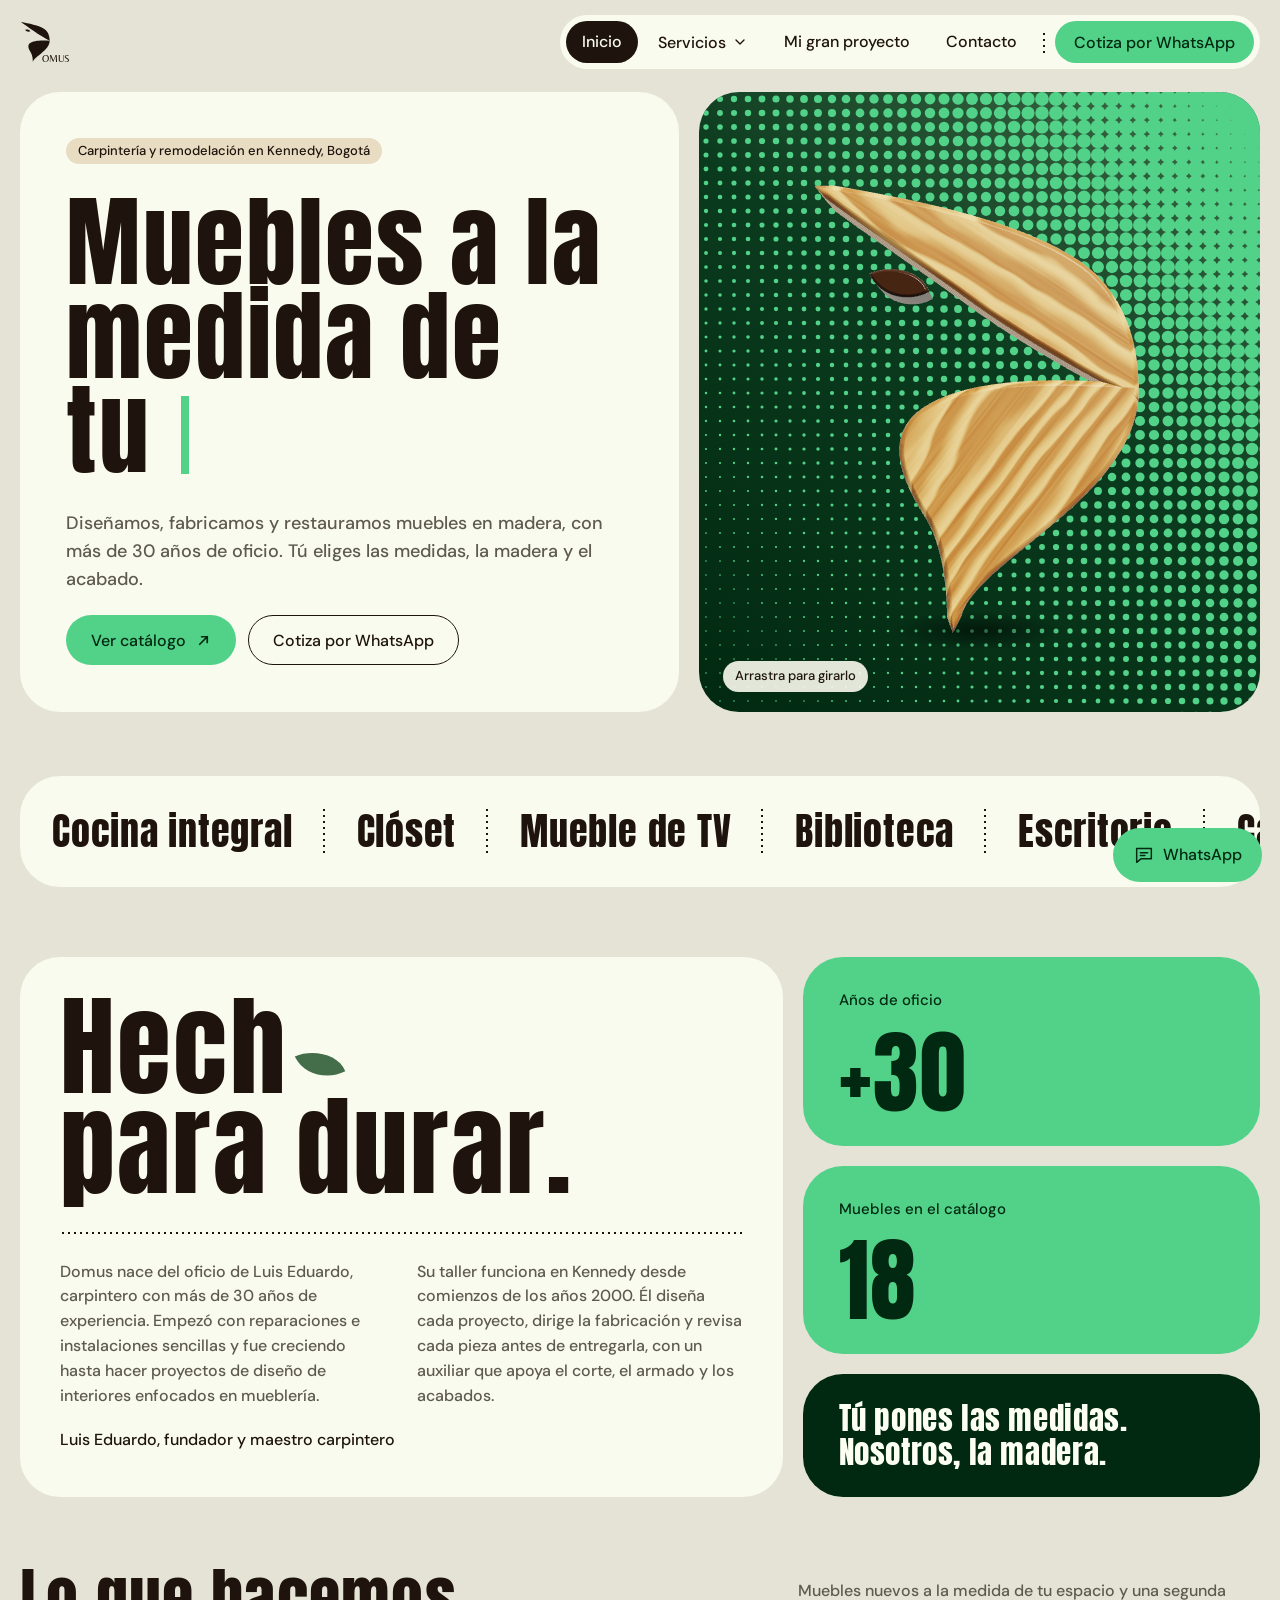
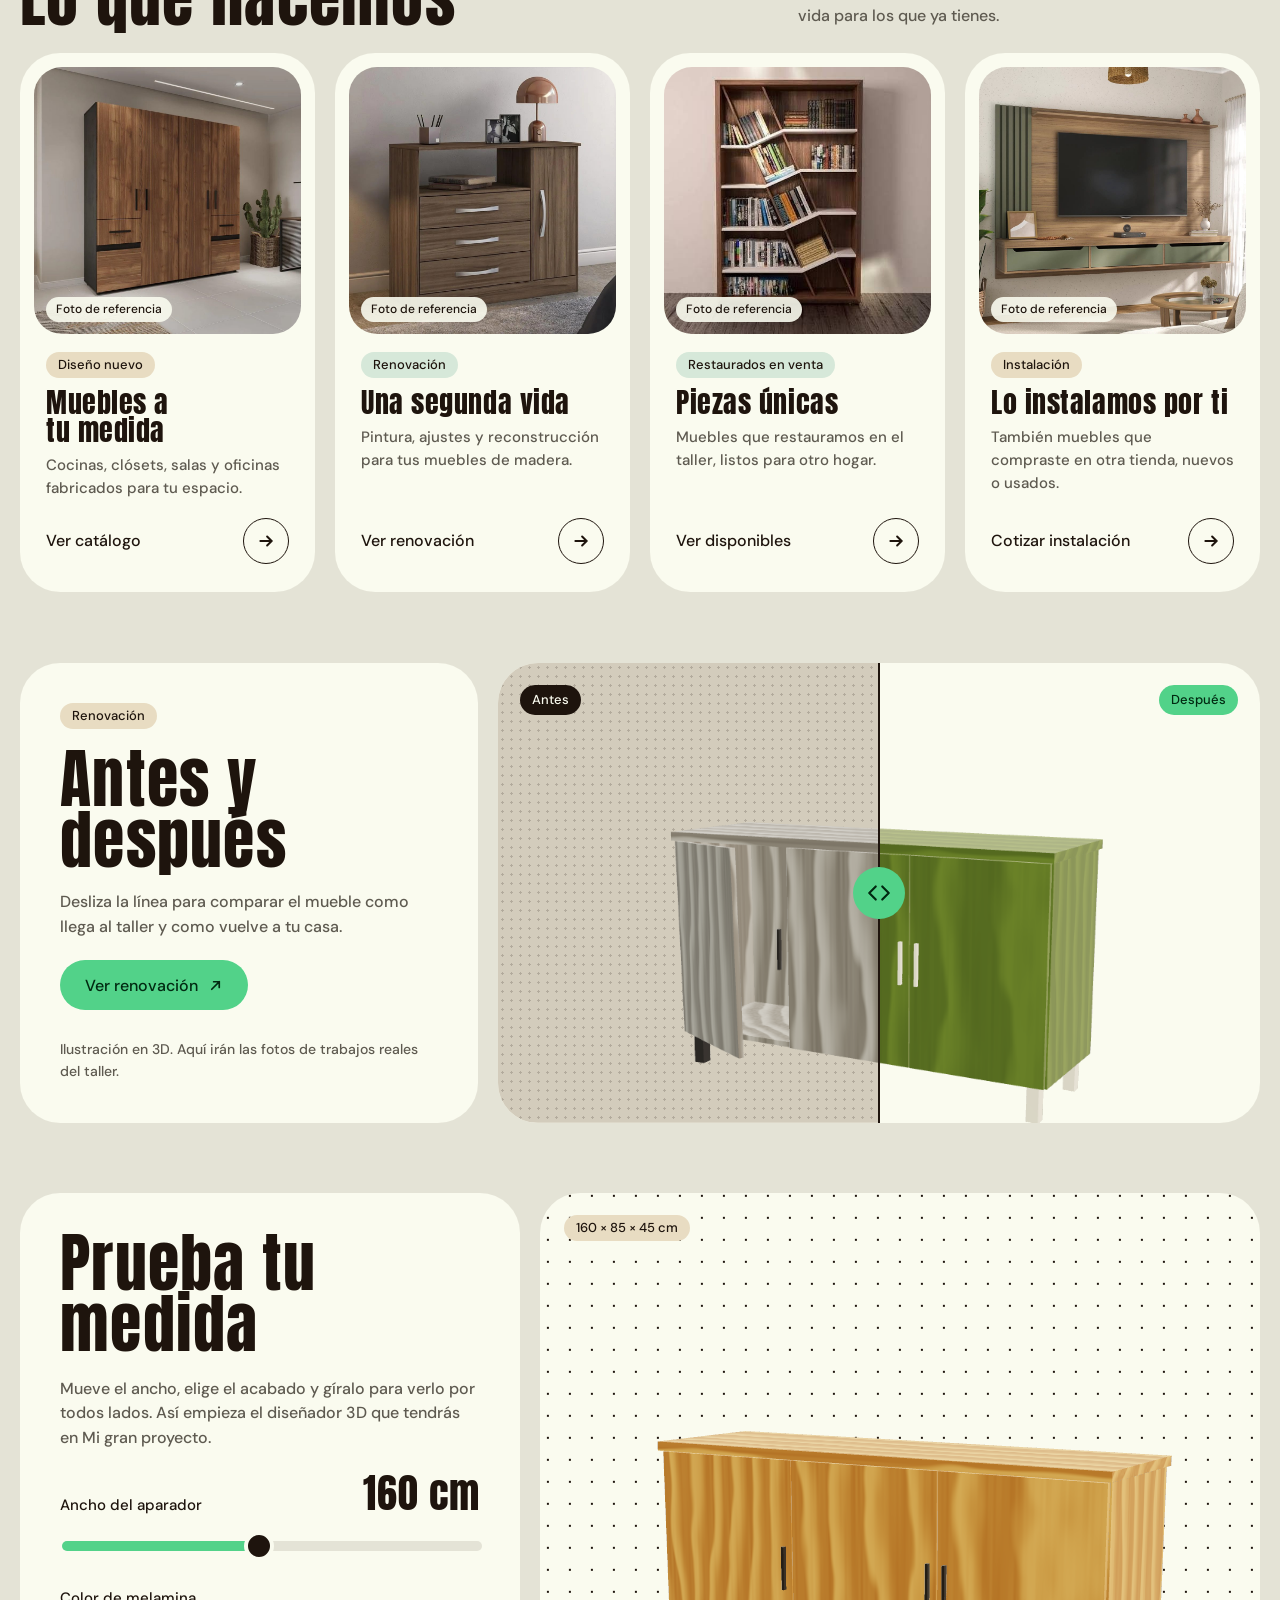
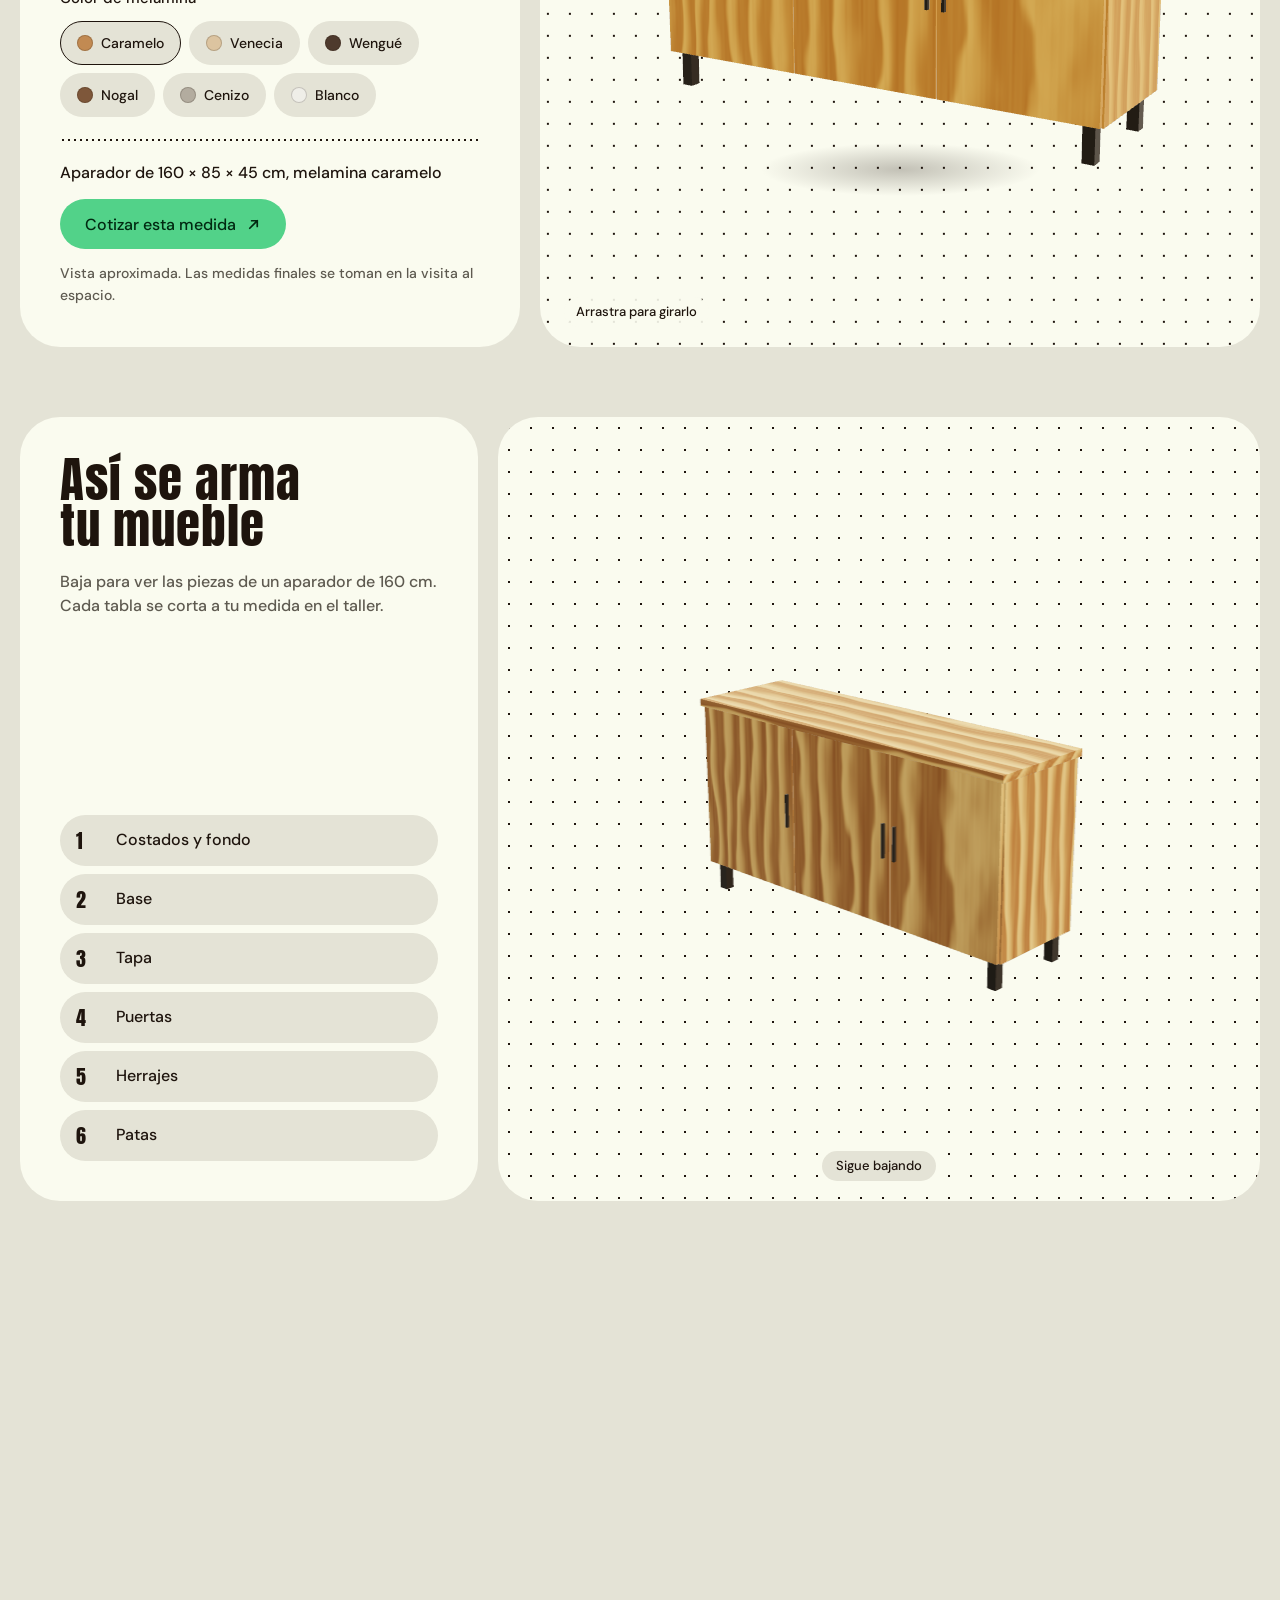
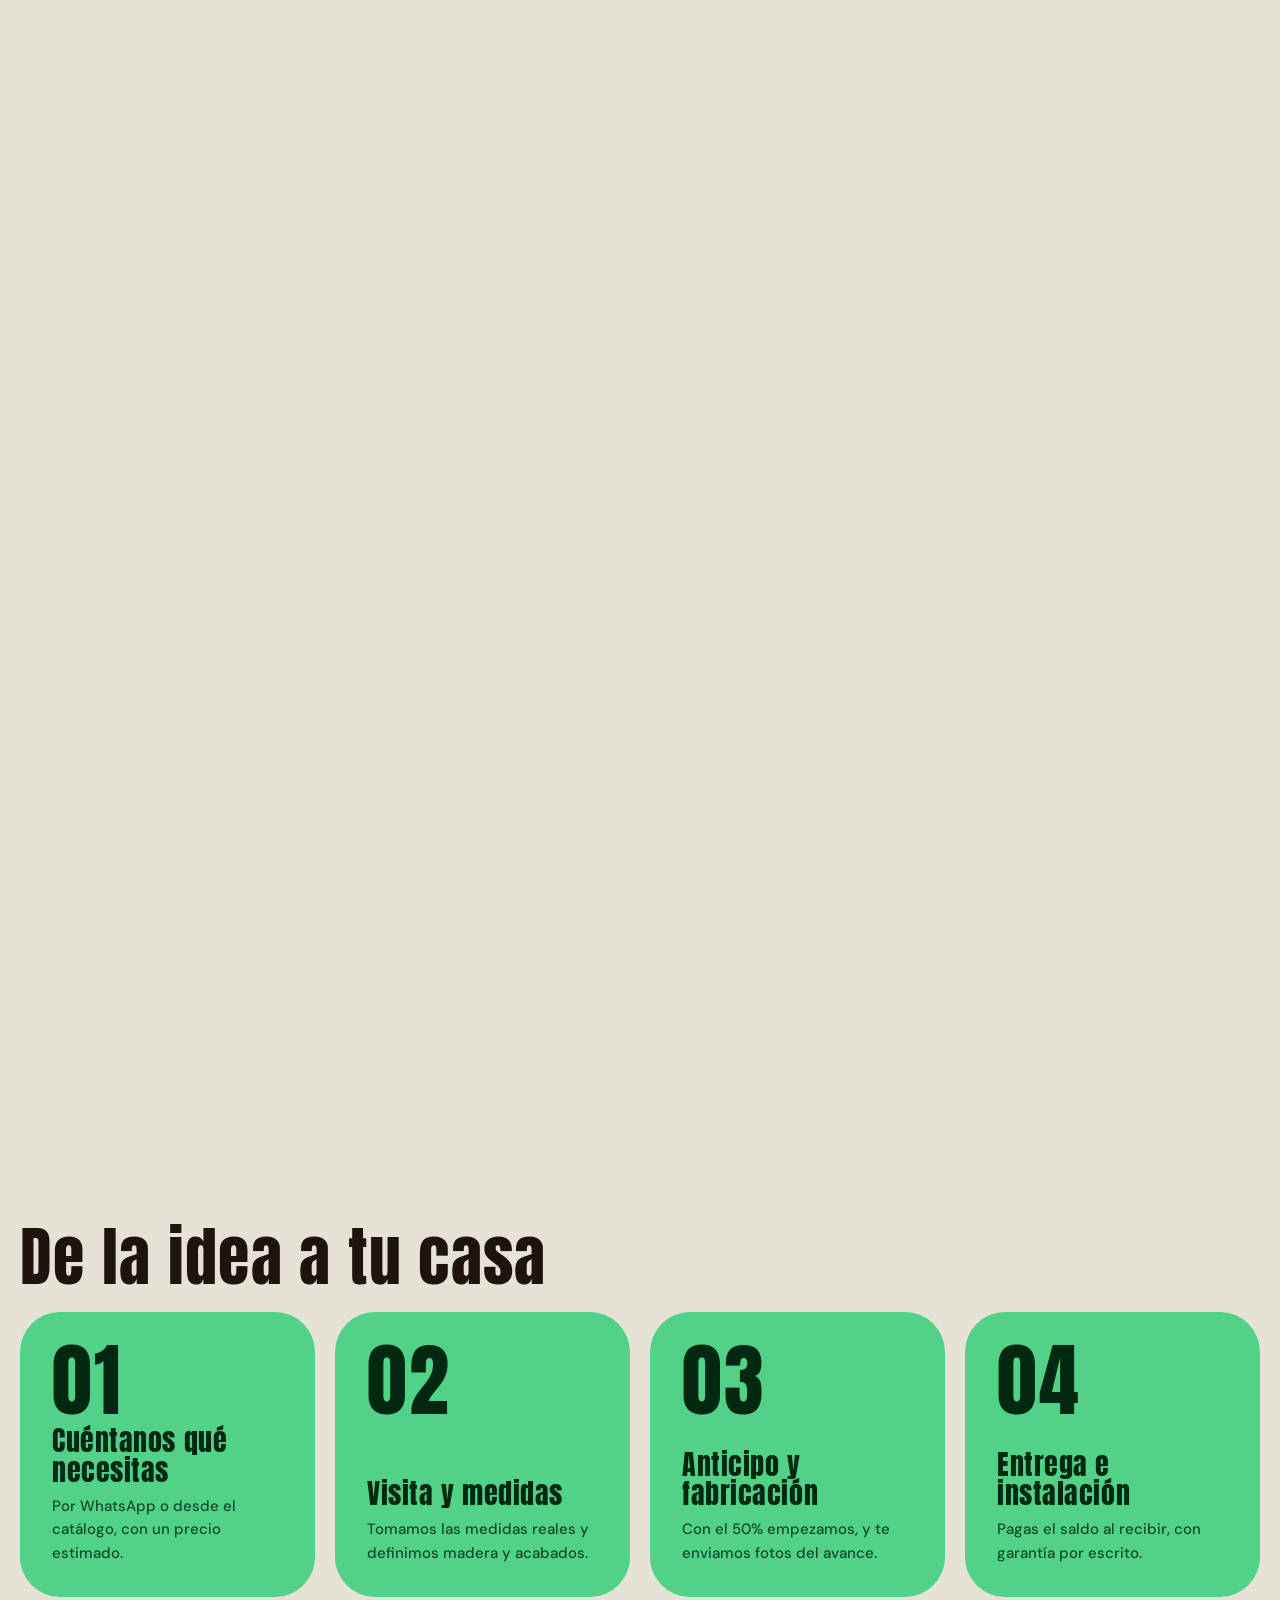
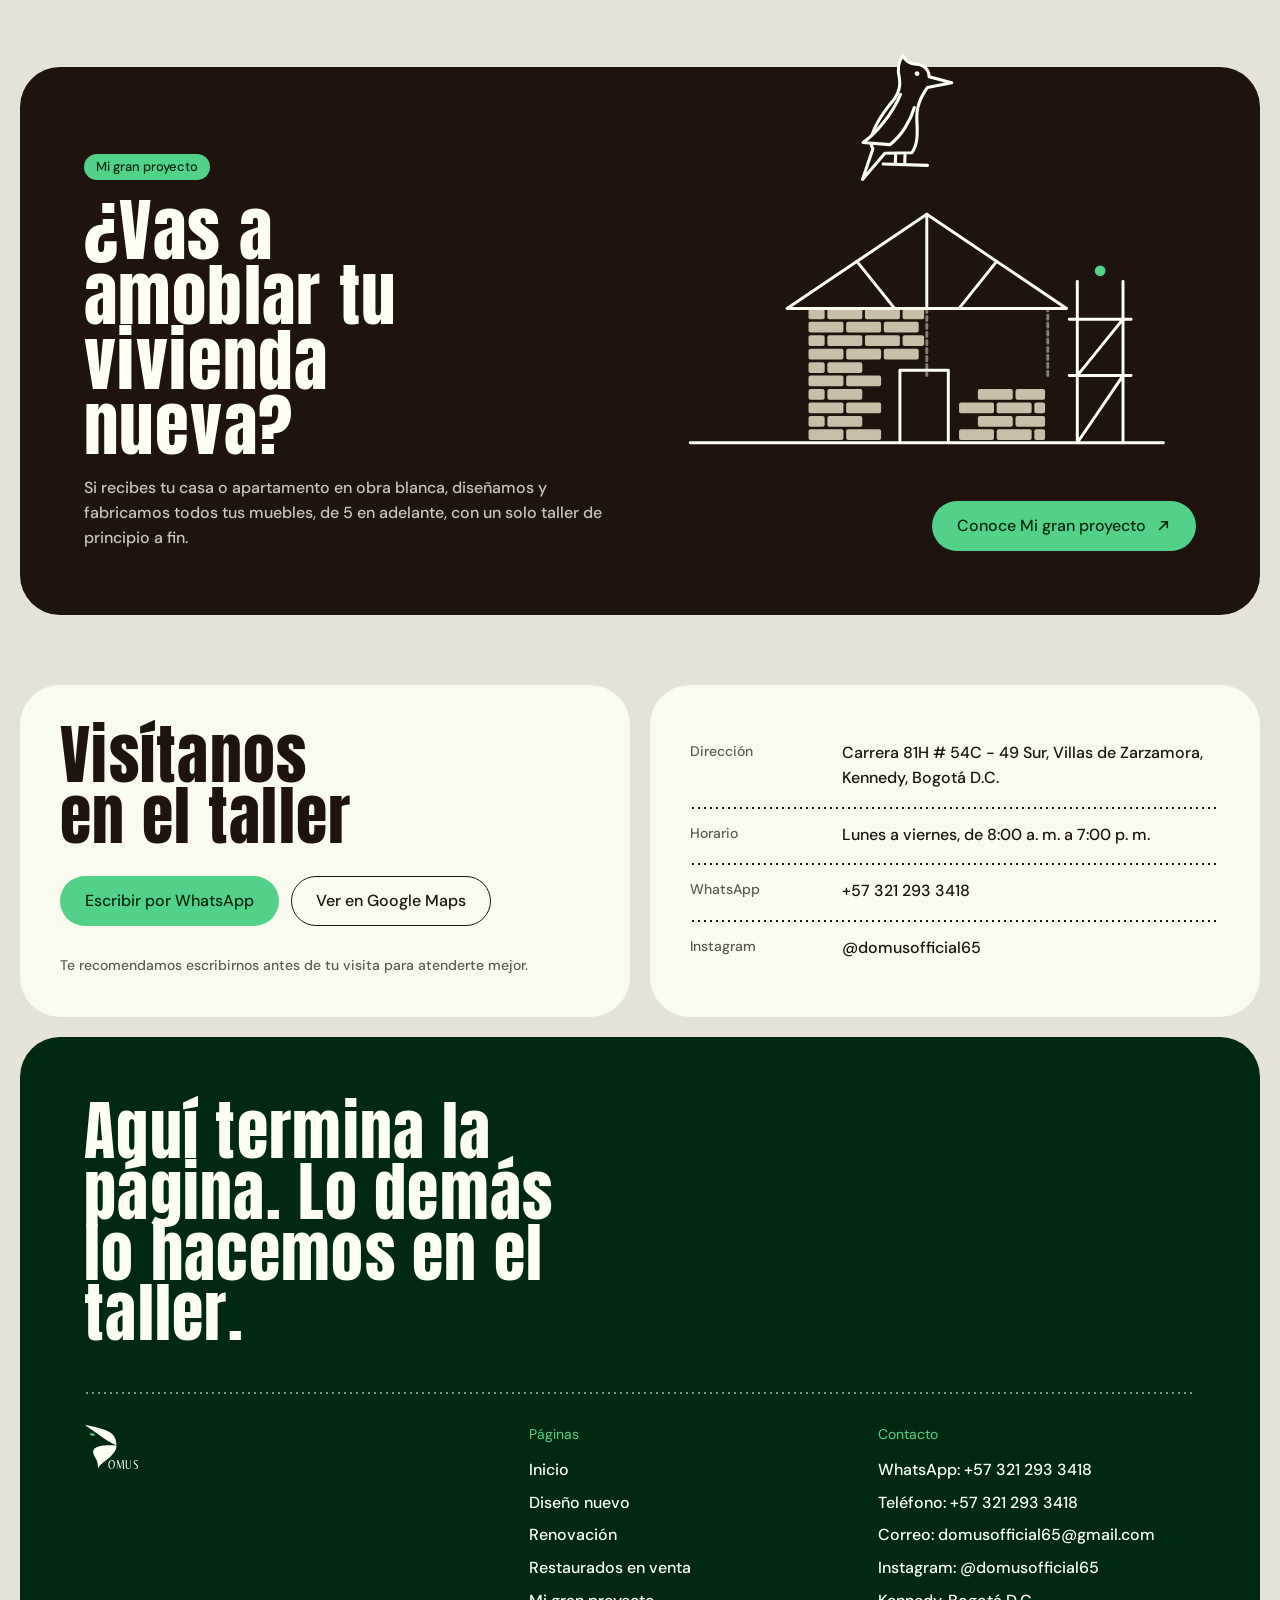
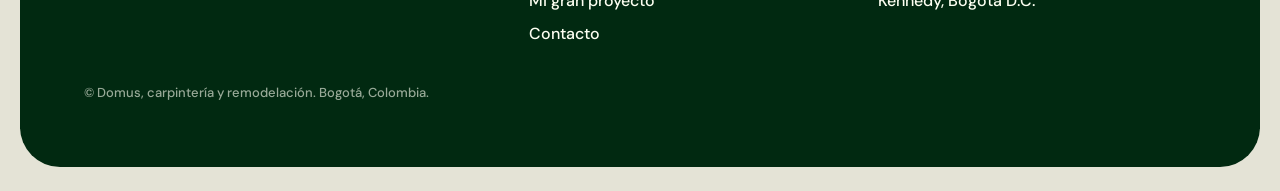
<file: index.html>
<!doctype html>
<html lang="es">
<head>
<meta charset="utf-8">
<meta name="viewport" content="width=device-width, initial-scale=1, viewport-fit=cover">
<title>Domus · Carpintería y remodelación</title>
<meta name="description" content="Muebles a la medida, instalación y restauración de muebles de madera en Kennedy, Bogotá.">
<meta name="claude:viewport-fit-sides" content="cover">
<link rel="preconnect" href="https://fonts.googleapis.com"><link rel="preconnect" href="https://fonts.gstatic.com" crossorigin><link rel="stylesheet" href="https://fonts.googleapis.com/css2?family=Anton&family=Belleza&family=DM+Sans:opsz,wght@9..40,500&display=swap">
<link rel="stylesheet" href="assets/estilos.css">
<link rel="icon" href="assets/favicon.svg" type="image/svg+xml">
<link rel="icon" href="assets/favicon-32.png" sizes="32x32" type="image/png">
<link rel="apple-touch-icon" href="assets/icono-180.png">
<meta name="theme-color" content="#E4E3D6">
<meta property="og:site_name" content="Domus">
<meta property="og:title" content="Domus · Carpintería y remodelación">
<meta property="og:description" content="Muebles a la medida, instalación y restauración de muebles de madera en Kennedy, Bogotá.">
<meta property="og:image" content="assets/compartir.png">
<meta property="og:type" content="website">
<meta property="og:locale" content="es_CO">
</head>
<body>
<header class="sitio-cabecera">
<div class="contenedor cabecera-fila">
<a class="logo-enlace" href="index.html" aria-label="Domus, ir al inicio"><svg viewBox="110 150 1130 920" role="img" aria-label="Domus" xmlns="http://www.w3.org/2000/svg"><path fill="currentColor" d="M130 170 C300 200 520 240 650 330 C730 390 760 480 760 582 C660 530 525 455 405 365 C300 290 205 225 130 170 Z"/><path fill="currentColor" d="M760 582 C600 568 405 568 322 640 C268 690 298 765 350 845 C382 905 392 985 392 1055 C405 930 760 800 760 582 Z"/><path fill="currentColor" d="M222 343 C262 326 322 337 337 377 C298 397 243 386 222 343 Z"/><text x="585" y="1040" fill="currentColor" font-family="Belleza, sans-serif" font-size="236" textLength="620" lengthAdjust="spacingAndGlyphs">OMUS</text></svg></a>
<button class="boton-menu" type="button" aria-expanded="false" aria-controls="menu-principal" aria-label="Abrir menú"><svg class="" viewBox="0 0 24 24" fill="none" stroke="currentColor" stroke-width="1.6" stroke-linecap="round" stroke-linejoin="round" aria-hidden="true"><path d="M4 7h16"/><path d="M4 12h16"/><path d="M4 17h16"/></svg></button>
<nav id="menu-principal" class="menu" aria-label="Principal">
<a href="index.html" aria-current="page">Inicio</a>
<div class="menu-grupo">
<button class="menu-desplegar" type="button" aria-expanded="false" aria-controls="sub-servicios">Servicios <svg viewBox="0 0 24 24" fill="none" stroke="currentColor" stroke-width="2" stroke-linecap="round" stroke-linejoin="round" aria-hidden="true"><path d="M6 9l6 6 6-6"/></svg></button>
<div class="submenu" id="sub-servicios"><a href="servicios-nuevo.html"><strong>Diseño nuevo</strong><small>Catálogo a medida e instalación</small></a><a href="servicios-renovacion.html"><strong>Renovación</strong><small>Restauración y ofrece tu mueble</small></a><a href="restaurados.html"><strong>Restaurados en venta</strong><small>Muebles renovados listos para tu casa</small></a><a class="submenu-todo" href="servicios.html">Ver todos los servicios</a></div>
</div>
<a href="gran-proyecto.html">Mi gran proyecto</a>
<a href="contacto.html">Contacto</a>
<span class="divisor" aria-hidden="true"></span>
<a class="boton boton-principal" data-wa="Hola, quiero cotizar un mueble con Domus." href="contacto.html">Cotiza por WhatsApp</a>
</nav>
</div>
</header>
<main id="contenido">
<section class="contenedor portada" data-portada>
<div class="portada-rejilla">
<div class="portada-texto">
<span class="etiqueta">Carpintería y remodelación en Kennedy, Bogotá</span>
<h1><span class="sr">Muebles a la medida de tu hogar</span><span aria-hidden="true">Muebles a la medida de tu <span class="rotar" data-escribir="cocina|clóset|sala|oficina|hogar">hogar</span></span></h1>
<div class="portada-pie">
<p class="intro">Diseñamos, fabricamos y restauramos muebles en madera, con más de 30 años de oficio. Tú eliges las medidas, la madera y el acabado.</p>
<div class="acciones">
<a class="boton boton-principal" href="servicios-nuevo.html#catalogo">Ver catálogo <svg class="flecha" viewBox="0 0 16 16" fill="none" stroke="currentColor" stroke-width="1.8" stroke-linecap="round" aria-hidden="true"><path d="M4 12L12 4M6 4h6v6"/></svg></a>
<a class="boton boton-borde" data-wa="Hola, quiero cotizar un mueble con Domus." href="contacto.html">Cotiza por WhatsApp</a>
</div>
</div>
</div>
<div class="bloque-trama">
<canvas data-trama="#52D289" aria-hidden="true"></canvas>
<div class="escena">
<div class="sombra" aria-hidden="true"></div>
<canvas id="logo-3d" tabindex="0" role="img" aria-label="Símbolo de Domus en madera. Arrastra o usa las flechas para girarlo."></canvas>
<svg class="respaldo" viewBox="110 150 670 920" hidden role="img" aria-label="Símbolo de Domus"><path fill="currentColor" d="M130 170 C300 200 520 240 650 330 C730 390 760 480 760 582 C660 530 525 455 405 365 C300 290 205 225 130 170 Z"/><path fill="currentColor" d="M760 582 C600 568 405 568 322 640 C268 690 298 765 350 845 C382 905 392 985 392 1055 C405 930 760 800 760 582 Z"/><path fill="currentColor" d="M222 343 C262 326 322 337 337 377 C298 397 243 386 222 343 Z"/></svg>
<p class="pista">Arrastra para girarlo</p>
</div>
</div>
</div>
</section>

<div class="contenedor">
<section class="cinta" data-cinta aria-label="Muebles que fabricamos">
<div class="cinta-mover"><ul class="cinta-pista"><li>Cocina integral</li><li>Clóset</li><li>Mueble de TV</li><li>Biblioteca</li><li>Escritorio</li><li>Cama</li><li>Alacena</li><li>Mueble de lavamanos</li><li>Cómoda</li><li>Aparador</li><li>Mesa de centro</li><li>Barra desayunadora</li><li>Mesa de noche</li><li>Estantería de oficina</li><li>Gabinete de pared</li><li>Repisas</li><li>Mesa de reuniones</li></ul></div>
</section>
</div>

<section class="seccion contenedor" id="historia">
<div class="declaracion-rejilla">
<div class="tarjeta">
<h2 class="lema"><span class="sr">Hecho para durar.</span><span aria-hidden="true"><span style="white-space: nowrap">Hech<i class="o-ojo"></i></span> para durar.</span></h2>
<div class="historia">
<p>Domus nace del oficio de Luis Eduardo, carpintero con más de 30 años de experiencia. Empezó con reparaciones e instalaciones sencillas y fue creciendo hasta hacer proyectos de diseño de interiores enfocados en mueblería.</p>
<p>Su taller funciona en Kennedy desde comienzos de los años 2000. Él diseña cada proyecto, dirige la fabricación y revisa cada pieza antes de entregarla, con un auxiliar que apoya el corte, el armado y los acabados.</p>
<p class="firma">Luis Eduardo, fundador y maestro carpintero</p>
</div>
</div>
<div class="cifras">
<div class="cifra"><span>Años de oficio</span><b>+<span data-contar="30">30</span></b></div>
<div class="cifra"><span>Muebles en el catálogo</span><b><span data-contar="18">18</span></b></div>
<p class="frase">Tú pones las medidas. Nosotros, la madera.</p>
</div>
</div>
</section>

<section class="contenedor" id="servicios" style="padding-bottom: clamp(40px, 5.5vw, 80px)">
<div class="encabezado"><h2 class="titulo">Lo que hacemos</h2><p>Muebles nuevos a la medida de tu espacio y una segunda vida para los que ya tienes.</p></div>
<div class="tarjetas">
<a class="tarjeta-servicio" href="servicios-nuevo.html">
<div class="foto"><img src="assets/fotos/closet.jpg" alt="Clóset de madera a medida" loading="lazy"><span>Foto de referencia</span></div>
<div class="texto"><span class="etiqueta">Diseño nuevo</span><h3>Muebles a tu medida</h3><p>Cocinas, clósets, salas y oficinas fabricados para tu espacio.</p><span class="ir">Ver catálogo <i><svg viewBox="0 0 16 16" fill="none" stroke="currentColor" stroke-width="1.8" stroke-linecap="round" aria-hidden="true"><path d="M3 8h10M9 4l4 4-4 4"/></svg></i></span></div>
</a>
<a class="tarjeta-servicio" data-verde href="servicios-renovacion.html">
<div class="foto"><img src="assets/fotos/comoda.jpg" alt="Cómoda de madera" loading="lazy"><span>Foto de referencia</span></div>
<div class="texto"><span class="etiqueta">Renovación</span><h3>Una segunda vida</h3><p>Pintura, ajustes y reconstrucción para tus muebles de madera.</p><span class="ir">Ver renovación <i><svg viewBox="0 0 16 16" fill="none" stroke="currentColor" stroke-width="1.8" stroke-linecap="round" aria-hidden="true"><path d="M3 8h10M9 4l4 4-4 4"/></svg></i></span></div>
</a>
<a class="tarjeta-servicio" data-verde href="restaurados.html">
<div class="foto"><img src="assets/fotos/biblioteca.jpg" alt="Biblioteca de madera" loading="lazy"><span>Foto de referencia</span></div>
<div class="texto"><span class="etiqueta">Restaurados en venta</span><h3>Piezas únicas</h3><p>Muebles que restauramos en el taller, listos para otro hogar.</p><span class="ir">Ver disponibles <i><svg viewBox="0 0 16 16" fill="none" stroke="currentColor" stroke-width="1.8" stroke-linecap="round" aria-hidden="true"><path d="M3 8h10M9 4l4 4-4 4"/></svg></i></span></div>
</a>
<a class="tarjeta-servicio" href="servicios-nuevo.html#instalacion">
<div class="foto"><img src="assets/fotos/mueble-de-tv.jpg" alt="Mueble de TV instalado" loading="lazy"><span>Foto de referencia</span></div>
<div class="texto"><span class="etiqueta">Instalación</span><h3>Lo instalamos por ti</h3><p>También muebles que compraste en otra tienda, nuevos o usados.</p><span class="ir">Cotizar instalación <i><svg viewBox="0 0 16 16" fill="none" stroke="currentColor" stroke-width="1.8" stroke-linecap="round" aria-hidden="true"><path d="M3 8h10M9 4l4 4-4 4"/></svg></i></span></div>
</a>
</div>
</section>

<section class="contenedor" id="antes-despues" style="padding-bottom: clamp(40px, 5.5vw, 80px)">
<div class="antes-despues">
<div class="tarjeta antes-texto">
<span class="etiqueta">Renovación</span>
<h2 class="titulo">Antes y después</h2>
<p>Desliza la línea para comparar el mueble como llega al taller y como vuelve a tu casa.</p>
<a class="boton boton-principal" href="servicios-renovacion.html">Ver renovación <svg class="flecha" viewBox="0 0 16 16" fill="none" stroke="currentColor" stroke-width="1.8" stroke-linecap="round" aria-hidden="true"><path d="M4 12L12 4M6 4h6v6"/></svg></a>
<p class="nota">Ilustración en 3D. Aquí irán las fotos de trabajos reales del taller.</p>
</div>
<div class="comparador" data-comparar>
<div class="capa-despues"><img alt="Después: aparador restaurado y pintado en oliva"></div>
<div class="capa-antes"><img alt="Antes: aparador gastado con una puerta descolgada"></div>
<span class="marca marca-antes">Antes</span>
<span class="marca marca-despues">Después</span>
<span class="manija" aria-hidden="true"><svg viewBox="0 0 24 24" fill="none" stroke="currentColor" stroke-width="2" stroke-linecap="round" stroke-linejoin="round"><path d="M9 6l-6 6 6 6M15 6l6 6-6 6"/></svg></span>
<input type="range" min="0" max="100" value="50" aria-label="Comparar antes y después">
</div>
</div>
</section>

<section class="contenedor" id="prueba" style="padding-bottom: clamp(40px, 5.5vw, 80px)">
<div class="prueba">
<div class="tarjeta prueba-texto">
<h2 class="titulo">Prueba tu medida</h2>
<p>Mueve el ancho, elige el acabado y gíralo para verlo por todos lados. Así empieza el diseñador 3D que tendrás en Mi gran proyecto.</p>
<div class="control">
<div class="control-fila"><label for="ancho">Ancho del aparador</label><output id="ancho-valor" for="ancho">160 cm</output></div>
<input id="ancho" type="range" min="90" max="240" step="10" value="160">
</div>
<div class="control">
<span id="t-acabado">Color de melamina</span>
<div class="chips" role="group" aria-labelledby="t-acabado">
<button class="chip" type="button" data-acabado="caramelo" aria-pressed="true"><i style="background:#C28A52"></i>Caramelo</button>
<button class="chip" type="button" data-acabado="venecia" aria-pressed="false"><i style="background:#DCC4A0"></i>Venecia</button>
<button class="chip" type="button" data-acabado="wengue" aria-pressed="false"><i style="background:#4E3A2D"></i>Wengué</button>
<button class="chip" type="button" data-acabado="nogal" aria-pressed="false"><i style="background:#7E573A"></i>Nogal</button>
<button class="chip" type="button" data-acabado="cenizo" aria-pressed="false"><i style="background:#B3AC9F"></i>Cenizo</button>
<button class="chip" type="button" data-acabado="blanco" aria-pressed="false"><i style="background:#EFEEE8"></i>Blanco</button>
</div>
</div>
<div class="resumen">
<p id="resumen">Aparador de 160 × 85 × 45 cm, melamina caramelo</p>
<a class="boton boton-principal" id="cotizar-medida" href="contacto.html">Cotizar esta medida <svg class="flecha" viewBox="0 0 16 16" fill="none" stroke="currentColor" stroke-width="1.8" stroke-linecap="round" aria-hidden="true"><path d="M4 12L12 4M6 4h6v6"/></svg></a>
<p class="nota">Vista aproximada. Las medidas finales se toman en la visita al espacio.</p>
</div>
</div>
<div class="escena-mueble">
<span class="etiqueta cota" aria-hidden="true">160 × 85 × 45 cm</span>
<div class="sombra" aria-hidden="true"></div>
<canvas id="aparador-3d" tabindex="0" role="img" aria-label="Aparador en 3D. Arrastra o usa las flechas para girarlo."></canvas>
<svg class="respaldo" viewBox="0 0 600 330" hidden role="img" aria-label="Dibujo de un aparador"><rect x="140" y="110" width="320" height="150" fill="#C28A52" stroke="currentColor" stroke-width="2"/><rect x="132" y="98" width="336" height="12" fill="#C28A52" stroke="currentColor" stroke-width="2"/><path d="M247 118v134M353 118v134" stroke="currentColor"/><path d="M150 260v18M450 260v18" stroke="currentColor" stroke-width="6"/></svg>
<p class="pista">Arrastra para girarlo</p>
</div>
</div>
</section>

<section class="despiece" data-despiece aria-labelledby="t-despiece">
<div class="contenedor despiece-pegado">
<div class="tarjeta despiece-texto">
<h2 class="titulo" id="t-despiece">Así se arma tu mueble</h2>
<p>Baja para ver las piezas de un aparador de 160 cm. Cada tabla se corta a tu medida en el taller.</p>
<ol class="piezas"><li>Costados y fondo</li><li>Base</li><li>Tapa</li><li>Puertas</li><li>Herrajes</li><li>Patas</li></ol>
</div>
<div class="despiece-escena">
<canvas role="img" aria-label="Aparador de 160 cm que se separa en sus piezas: costados, base, fondo, tapa, puertas, herrajes y patas."></canvas>
<div class="rotulos" aria-hidden="true"></div>
<p class="pista-scroll" aria-hidden="true">Sigue bajando</p>
</div>
</div>
</section>

<section class="contenedor" style="padding-bottom: clamp(40px, 5.5vw, 80px)">
<div class="encabezado"><h2 class="titulo">De la idea a tu casa</h2></div>
<ol class="pasos-linea" data-avance style="--n: 4">
<li><strong>Cuéntanos qué necesitas</strong><p>Por WhatsApp o desde el catálogo, con un precio estimado.</p></li>
<li><strong>Visita y medidas</strong><p>Tomamos las medidas reales y definimos madera y acabados.</p></li>
<li><strong>Anticipo y fabricación</strong><p>Con el 50% empezamos, y te enviamos fotos del avance.</p></li>
<li><strong>Entrega e instalación</strong><p>Pagas el saldo al recibir, con garantía por escrito.</p></li>
</ol>
</section>

<section class="contenedor" style="padding-bottom: clamp(40px, 5.5vw, 80px)">
<div class="banda con-isotipo">
<div><span class="etiqueta">Mi gran proyecto</span><h2>¿Vas a amoblar tu vivienda nueva?</h2><p>Si recibes tu casa o apartamento en obra blanca, diseñamos y fabricamos todos tus muebles, de 5 en adelante, con un solo taller de principio a fin.</p></div>
<div class="banda-lado"><div class="isotipo" data-isotipo="obra"><svg viewBox="0 0 400 260" aria-hidden="true">
<g class="relleno"><rect class="ladrillo" style="--i: 0" x="112" y="222" width="26" height="8" rx="1.5"/><rect class="ladrillo" style="--i: 1" x="140" y="222" width="26" height="8" rx="1.5"/><rect class="ladrillo" style="--i: 2" x="224" y="222" width="26" height="8" rx="1.5"/><rect class="ladrillo" style="--i: 3" x="252" y="222" width="26" height="8" rx="1.5"/><rect class="ladrillo" style="--i: 4" x="280" y="222" width="8" height="8" rx="1.5"/><rect class="ladrillo" style="--i: 5" x="112" y="212" width="12" height="8" rx="1.5"/><rect class="ladrillo" style="--i: 6" x="126" y="212" width="26" height="8" rx="1.5"/><rect class="ladrillo" style="--i: 7" x="238" y="212" width="26" height="8" rx="1.5"/><rect class="ladrillo" style="--i: 8" x="266" y="212" width="22" height="8" rx="1.5"/><rect class="ladrillo" style="--i: 9" x="112" y="202" width="26" height="8" rx="1.5"/><rect class="ladrillo" style="--i: 10" x="140" y="202" width="26" height="8" rx="1.5"/><rect class="ladrillo" style="--i: 11" x="224" y="202" width="26" height="8" rx="1.5"/><rect class="ladrillo" style="--i: 12" x="252" y="202" width="26" height="8" rx="1.5"/><rect class="ladrillo" style="--i: 13" x="280" y="202" width="8" height="8" rx="1.5"/><rect class="ladrillo" style="--i: 14" x="112" y="192" width="12" height="8" rx="1.5"/><rect class="ladrillo" style="--i: 15" x="126" y="192" width="26" height="8" rx="1.5"/><rect class="ladrillo" style="--i: 16" x="238" y="192" width="26" height="8" rx="1.5"/><rect class="ladrillo" style="--i: 17" x="266" y="192" width="22" height="8" rx="1.5"/><rect class="ladrillo" style="--i: 18" x="112" y="182" width="26" height="8" rx="1.5"/><rect class="ladrillo" style="--i: 19" x="140" y="182" width="26" height="8" rx="1.5"/><rect class="ladrillo" style="--i: 20" x="112" y="172" width="12" height="8" rx="1.5"/><rect class="ladrillo" style="--i: 21" x="126" y="172" width="26" height="8" rx="1.5"/><rect class="ladrillo" style="--i: 22" x="112" y="162" width="26" height="8" rx="1.5"/><rect class="ladrillo" style="--i: 23" x="140" y="162" width="26" height="8" rx="1.5"/><rect class="ladrillo" style="--i: 24" x="168" y="162" width="26" height="8" rx="1.5"/><rect class="ladrillo" style="--i: 25" x="112" y="152" width="12" height="8" rx="1.5"/><rect class="ladrillo" style="--i: 26" x="126" y="152" width="26" height="8" rx="1.5"/><rect class="ladrillo" style="--i: 27" x="154" y="152" width="26" height="8" rx="1.5"/><rect class="ladrillo" style="--i: 28" x="182" y="152" width="16" height="8" rx="1.5"/><rect class="ladrillo" style="--i: 29" x="112" y="142" width="26" height="8" rx="1.5"/><rect class="ladrillo" style="--i: 30" x="140" y="142" width="26" height="8" rx="1.5"/><rect class="ladrillo" style="--i: 31" x="168" y="142" width="26" height="8" rx="1.5"/><rect class="ladrillo" style="--i: 32" x="112" y="132" width="12" height="8" rx="1.5"/><rect class="ladrillo" style="--i: 33" x="126" y="132" width="26" height="8" rx="1.5"/><rect class="ladrillo" style="--i: 34" x="154" y="132" width="26" height="8" rx="1.5"/><rect class="ladrillo" style="--i: 35" x="182" y="132" width="16" height="8" rx="1.5"/></g>
<path class="trazo" pathLength="1" d="M24 232H376"/>
<path class="trazo punteado" pathLength="1" d="M200 132V182M290 182V132"/>
<path class="trazo" pathLength="1" d="M96 132L200 62L304 132Z"/>
<path class="trazo" pathLength="1" d="M200 62V132M148 97L176 132M252 97L224 132"/>
<path class="trazo" pathLength="1" d="M180 232V178H216V232"/>
<path class="trazo" pathLength="1" d="M312 232V112M346 232V112M306 182H352M306 140H352M312 182L346 140M312 232L346 182"/>
<circle class="acento" cx="329" cy="104" r="4"/>
<g class="ave" data-x="200" data-y="62" data-s="0.5" data-pivote="138 96" transform="translate(200 62) scale(0.5)"><g transform="translate(-130 -190)"><path class="ave-cuerpo" d="M126 62C122 48 124 36 130 28C134 36 142 40 150 40C162 40 170 48 170 58L204 66L168 74C158 90 152 104 154 124C156 146 156 160 148 172L108 174L76 214L90 168C78 150 104 112 120 92C126 82 128 72 126 62Z"/><path class="ave-patas" d="M106 190H172M124 176V190M138 176V190"/><path class="ave-ala" d="M128 86C118 116 96 148 78 162L118 162C134 148 146 124 150 104"/><circle class="ave-ojo" cx="152" cy="54" r="3.6"/></g></g>
</svg></div><a class="boton boton-principal" href="gran-proyecto.html">Conoce Mi gran proyecto <svg class="flecha" viewBox="0 0 16 16" fill="none" stroke="currentColor" stroke-width="1.8" stroke-linecap="round" aria-hidden="true"><path d="M4 12L12 4M6 4h6v6"/></svg></a></div>
</div>
</section>

<section class="contenedor" id="taller" style="padding-bottom: 20px">
<div class="taller">
<div class="tarjeta">
<h2 class="titulo">Visítanos en el taller</h2>
<div class="acciones">
<a class="boton boton-principal" data-wa="Hola, quiero más información sobre Domus." href="contacto.html">Escribir por WhatsApp</a>
<a class="boton boton-borde" data-config-href="mapa" href="https://www.google.com/maps/search/?api=1&amp;query=4.619167%2C-74.178889" target="_blank" rel="noopener">Ver en Google Maps</a>
</div>
<p class="nota">Te recomendamos escribirnos antes de tu visita para atenderte mejor.</p>
</div>
<div class="tarjeta">
<dl class="ficha-datos">
<div><dt>Dirección</dt><dd data-config="direccion">Kennedy, Bogotá D.C.</dd></div>
<div><dt>Horario</dt><dd data-config="horario">[Horario de atención]</dd></div>
<div><dt>WhatsApp</dt><dd data-wa-numero>[número]</dd></div>
<div><dt>Instagram</dt><dd data-config="instagram">[usuario]</dd></div>
</dl>
</div>
</div>
</section>
</main>
<footer class="sitio-pie">
<div class="contenedor">
<div class="pie-tarjeta">
<p class="pie-cierre">Aquí termina la página. Lo demás lo hacemos en el taller.</p>
<div class="pie-rejilla">
<div><svg viewBox="110 150 1130 920" role="img" aria-label="Domus" xmlns="http://www.w3.org/2000/svg"><path fill="currentColor" d="M130 170 C300 200 520 240 650 330 C730 390 760 480 760 582 C660 530 525 455 405 365 C300 290 205 225 130 170 Z"/><path fill="currentColor" d="M760 582 C600 568 405 568 322 640 C268 690 298 765 350 845 C382 905 392 985 392 1055 C405 930 760 800 760 582 Z"/><path fill="#52D289" d="M222 343 C262 326 322 337 337 377 C298 397 243 386 222 343 Z"/><text x="585" y="1040" fill="currentColor" font-family="Belleza, sans-serif" font-size="236" textLength="620" lengthAdjust="spacingAndGlyphs">OMUS</text></svg></div>
<div>
<h3>Páginas</h3>
<ul>
<li><a href="index.html">Inicio</a></li>
<li><a href="servicios-nuevo.html">Diseño nuevo</a></li>
<li><a href="servicios-renovacion.html">Renovación</a></li>
<li><a href="restaurados.html">Restaurados en venta</a></li>
<li><a href="gran-proyecto.html">Mi gran proyecto</a></li>
<li><a href="contacto.html">Contacto</a></li>
</ul>
</div>
<div>
<h3>Contacto</h3>
<ul>
<li>WhatsApp: <span data-wa-numero>[número]</span></li>
<li>Teléfono: <span data-config="telefono">[Teléfono]</span></li>
<li>Correo: <span data-config="correo">[correo@dominio.com]</span></li>
<li>Instagram: <span data-config="instagram">[usuario]</span></li>
<li>Kennedy, Bogotá D.C.</li>
</ul>
</div>
</div>
<p class="pie-final">© Domus, carpintería y remodelación. Bogotá, Colombia.</p>
</div>
</div>
</footer>
<a class="flotante" data-wa="Hola, quiero más información sobre Domus." href="contacto.html" aria-label="Escríbenos por WhatsApp"><svg class="" viewBox="0 0 24 24" fill="none" stroke="currentColor" stroke-width="1.6" stroke-linecap="round" stroke-linejoin="round" aria-hidden="true"><path d="M4 5h16v11H9l-5 4z"/><path d="M8 9.5h8"/><path d="M8 12.5h5"/></svg><span>WhatsApp</span></a>
<script src="assets/config.js"></script>
<script src="assets/sitio.js"></script>
<script src="assets/trama.js"></script>
<script src="assets/movimiento.js"></script>
<script src="assets/isotipos.js"></script>
<script src="assets/domus3d.js"></script>
<script src="assets/escenas3d.js"></script>
<script src="assets/secciones.js"></script>

</body>
</html>
</file>
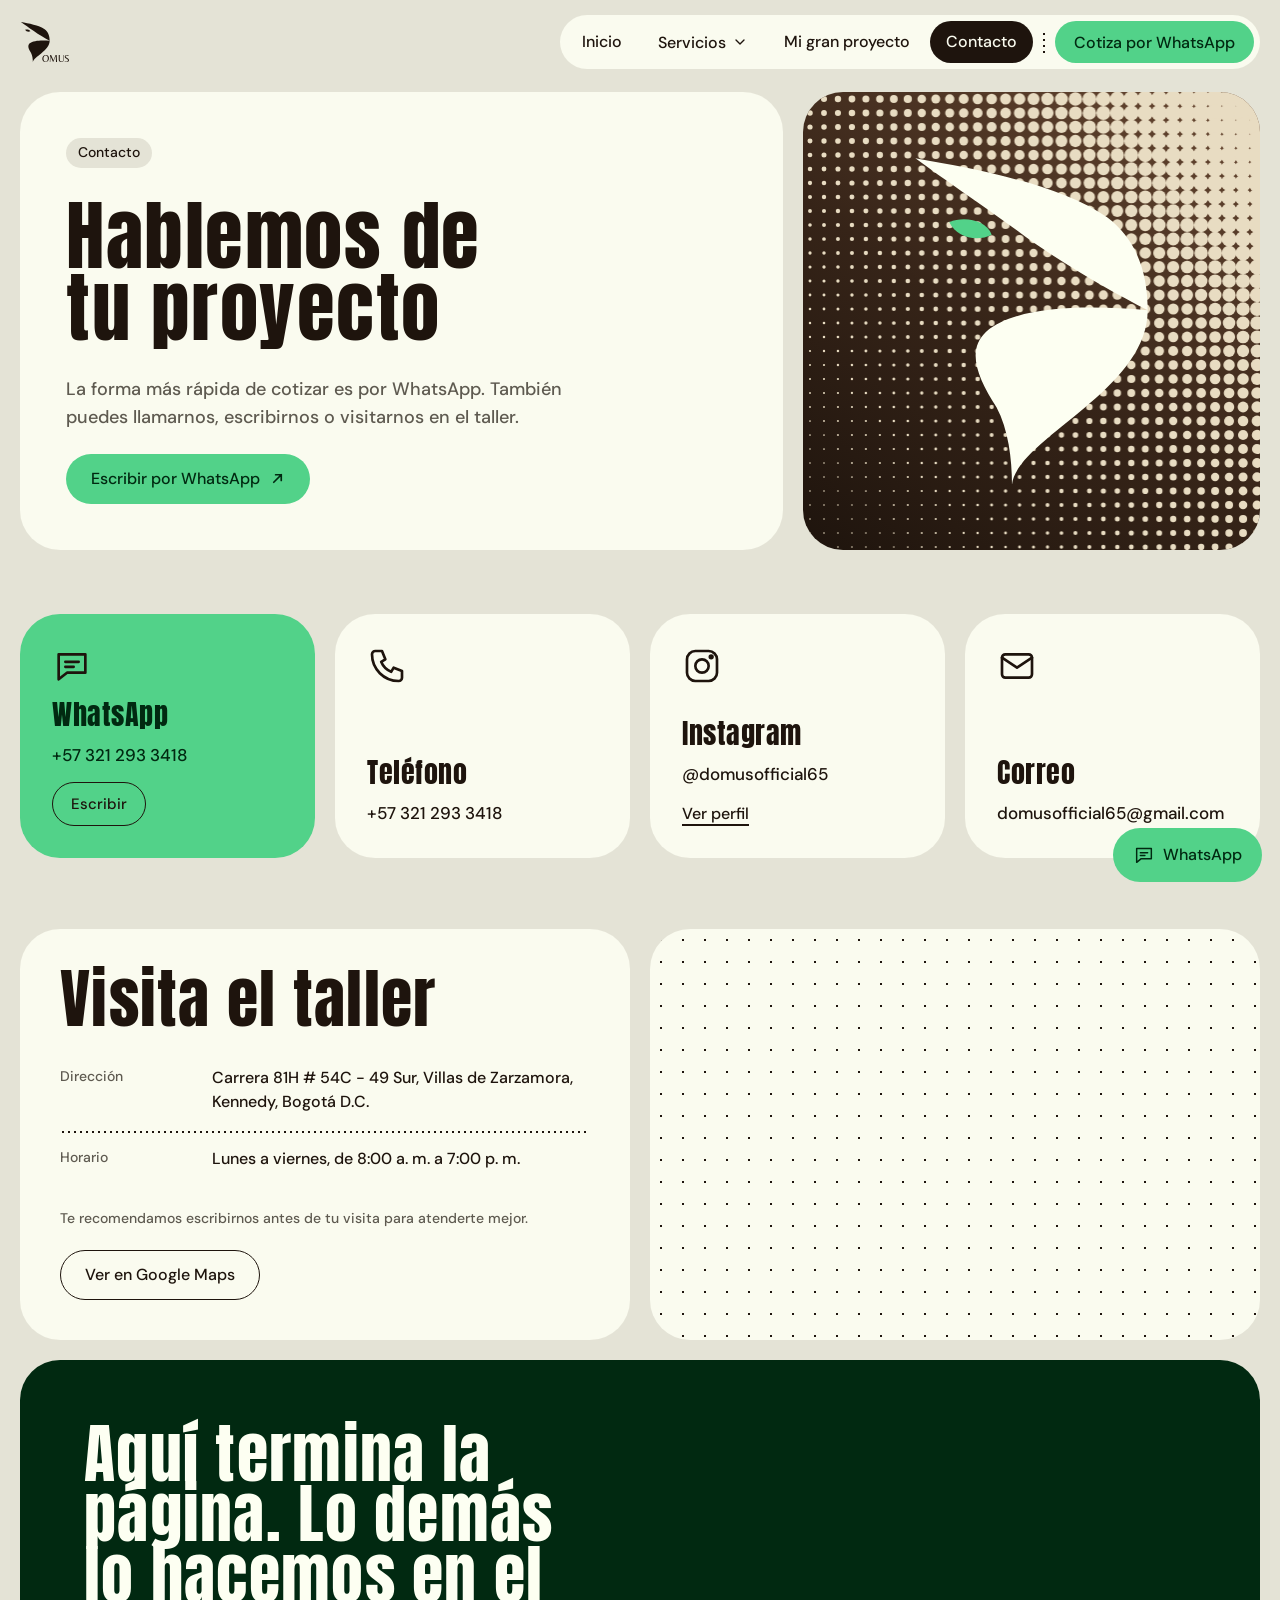
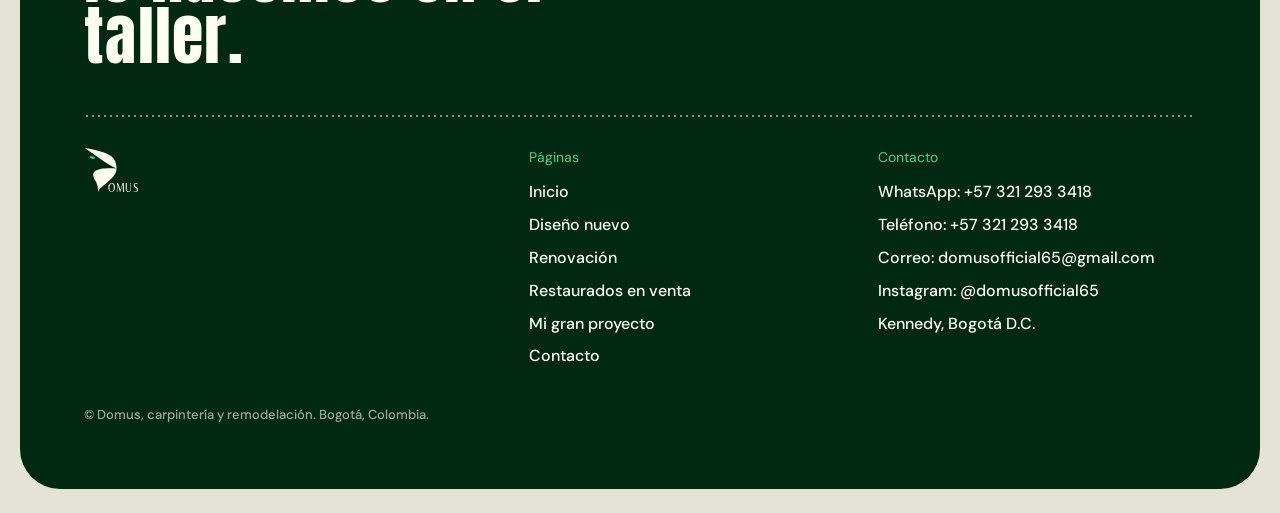
<file: contacto.html>
<!doctype html>
<html lang="es">
<head>
<meta charset="utf-8">
<meta name="viewport" content="width=device-width, initial-scale=1, viewport-fit=cover">
<title>Contacto · Domus</title>
<meta name="description" content="WhatsApp, teléfono, correo, Instagram y ubicación del taller de Domus en Kennedy, Bogotá.">
<meta name="claude:viewport-fit-sides" content="cover">
<link rel="preconnect" href="https://fonts.googleapis.com"><link rel="preconnect" href="https://fonts.gstatic.com" crossorigin><link rel="stylesheet" href="https://fonts.googleapis.com/css2?family=Anton&family=Belleza&family=DM+Sans:opsz,wght@9..40,500&display=swap">
<link rel="stylesheet" href="assets/estilos.css">
<link rel="icon" href="assets/favicon.svg" type="image/svg+xml">
<link rel="icon" href="assets/favicon-32.png" sizes="32x32" type="image/png">
<link rel="apple-touch-icon" href="assets/icono-180.png">
<meta name="theme-color" content="#E4E3D6">
<meta property="og:site_name" content="Domus">
<meta property="og:title" content="Contacto · Domus">
<meta property="og:description" content="WhatsApp, teléfono, correo, Instagram y ubicación del taller de Domus en Kennedy, Bogotá.">
<meta property="og:image" content="assets/compartir.png">
<meta property="og:type" content="website">
<meta property="og:locale" content="es_CO">
</head>
<body>
<header class="sitio-cabecera">
<div class="contenedor cabecera-fila">
<a class="logo-enlace" href="index.html" aria-label="Domus, ir al inicio"><svg viewBox="110 150 1130 920" role="img" aria-label="Domus" xmlns="http://www.w3.org/2000/svg"><path fill="currentColor" d="M130 170 C300 200 520 240 650 330 C730 390 760 480 760 582 C660 530 525 455 405 365 C300 290 205 225 130 170 Z"/><path fill="currentColor" d="M760 582 C600 568 405 568 322 640 C268 690 298 765 350 845 C382 905 392 985 392 1055 C405 930 760 800 760 582 Z"/><path fill="currentColor" d="M222 343 C262 326 322 337 337 377 C298 397 243 386 222 343 Z"/><text x="585" y="1040" fill="currentColor" font-family="Belleza, sans-serif" font-size="236" textLength="620" lengthAdjust="spacingAndGlyphs">OMUS</text></svg></a>
<button class="boton-menu" type="button" aria-expanded="false" aria-controls="menu-principal" aria-label="Abrir menú"><svg class="" viewBox="0 0 24 24" fill="none" stroke="currentColor" stroke-width="1.6" stroke-linecap="round" stroke-linejoin="round" aria-hidden="true"><path d="M4 7h16"/><path d="M4 12h16"/><path d="M4 17h16"/></svg></button>
<nav id="menu-principal" class="menu" aria-label="Principal">
<a href="index.html">Inicio</a>
<div class="menu-grupo">
<button class="menu-desplegar" type="button" aria-expanded="false" aria-controls="sub-servicios">Servicios <svg viewBox="0 0 24 24" fill="none" stroke="currentColor" stroke-width="2" stroke-linecap="round" stroke-linejoin="round" aria-hidden="true"><path d="M6 9l6 6 6-6"/></svg></button>
<div class="submenu" id="sub-servicios"><a href="servicios-nuevo.html"><strong>Diseño nuevo</strong><small>Catálogo a medida e instalación</small></a><a href="servicios-renovacion.html"><strong>Renovación</strong><small>Restauración y ofrece tu mueble</small></a><a href="restaurados.html"><strong>Restaurados en venta</strong><small>Muebles renovados listos para tu casa</small></a><a class="submenu-todo" href="servicios.html">Ver todos los servicios</a></div>
</div>
<a href="gran-proyecto.html">Mi gran proyecto</a>
<a href="contacto.html" aria-current="page">Contacto</a>
<span class="divisor" aria-hidden="true"></span>
<a class="boton boton-principal" data-wa="Hola, quiero cotizar un mueble con Domus." href="contacto.html">Cotiza por WhatsApp</a>
</nav>
</div>
</header>
<main id="contenido">
<section class="contenedor portada" data-portada>
<div class="portada-rejilla portada-interior">
<div class="portada-texto">
<p class="miga"><span>Contacto</span></p>
<h1>Hablemos de tu proyecto</h1>
<div class="portada-pie">
<p class="intro">La forma más rápida de cotizar es por WhatsApp. También puedes llamarnos, escribirnos o visitarnos en el taller.</p>
<div class="acciones"><a class="boton boton-principal" data-wa="Hola, quiero más información sobre Domus." href="contacto.html">Escribir por WhatsApp <svg class="flecha" viewBox="0 0 16 16" fill="none" stroke="currentColor" stroke-width="1.8" stroke-linecap="round" aria-hidden="true"><path d="M4 12L12 4M6 4h6v6"/></svg></a></div>

</div>
</div>
<div class="bloque-trama cafe"><canvas data-trama="#E8DCC2" aria-hidden="true"></canvas><div class="sello" aria-hidden="true"><svg class="" viewBox="110 150 670 920" ><path fill="currentColor" d="M130 170 C300 200 520 240 650 330 C730 390 760 480 760 582 C660 530 525 455 405 365 C300 290 205 225 130 170 Z"/><path fill="currentColor" d="M760 582 C600 568 405 568 322 640 C268 690 298 765 350 845 C382 905 392 985 392 1055 C405 930 760 800 760 582 Z"/><path fill="#52D289" d="M222 343 C262 326 322 337 337 377 C298 397 243 386 222 343 Z"/></svg></div></div>
</div>
</section>

<section class="contenedor" style="padding-bottom: clamp(40px, 5.5vw, 80px)">
<div class="rejilla-4">
<div class="caja destacada"><svg class="icono" viewBox="0 0 24 24" fill="none" stroke="currentColor" stroke-width="1.6" stroke-linecap="round" stroke-linejoin="round" aria-hidden="true"><path d="M4 5h16v11H9l-5 4z"/><path d="M8 9.5h8"/><path d="M8 12.5h5"/></svg><h3>WhatsApp</h3><p class="valor" data-wa-numero>[número]</p><a class="boton boton-borde boton-chico" data-wa="Hola, quiero más información sobre Domus." href="contacto.html">Escribir</a></div>
<div class="caja"><svg class="icono" viewBox="0 0 24 24" fill="none" stroke="currentColor" stroke-width="1.6" stroke-linecap="round" stroke-linejoin="round" aria-hidden="true"><path d="M5 3h4l2 5-2.5 1.5a11 11 0 0 0 6 6L16 13l5 2v4a2 2 0 0 1-2 2A16 16 0 0 1 3 5a2 2 0 0 1 2-2z"/></svg><h3>Teléfono</h3><p class="valor" data-config="telefono">[Teléfono]</p></div>
<div class="caja"><svg class="icono" viewBox="0 0 24 24" fill="none" stroke="currentColor" stroke-width="1.6" stroke-linecap="round" stroke-linejoin="round" aria-hidden="true"><rect x="3" y="3" width="18" height="18" rx="5"/><circle cx="12" cy="12" r="4"/><circle cx="17.5" cy="6.5" r="0.8"/></svg><h3>Instagram</h3><p class="valor" data-config="instagram">[usuario]</p><a class="enlace" data-config-href="instagram" href="contacto.html" target="_blank" rel="noopener">Ver perfil</a></div>
<div class="caja"><svg class="icono" viewBox="0 0 24 24" fill="none" stroke="currentColor" stroke-width="1.6" stroke-linecap="round" stroke-linejoin="round" aria-hidden="true"><rect x="3" y="5" width="18" height="14" rx="2"/><path d="M3 7l9 6 9-6"/></svg><h3>Correo</h3><p class="valor" data-config="correo">[correo@dominio.com]</p></div>
</div>
</section>

<section class="contenedor" style="padding-bottom: 20px">
<div class="dos">
<div class="tarjeta columna">
<h2 class="titulo">Visita el taller</h2>
<dl class="ficha-datos" style="width: 100%">
<div><dt>Dirección</dt><dd data-config="direccion">Kennedy, Bogotá D.C.</dd></div>
<div><dt>Horario</dt><dd data-config="horario">[Horario de atención]</dd></div>
</dl>
<p class="nota">Te recomendamos escribirnos antes de tu visita para atenderte mejor.</p>
<a class="boton boton-borde" data-config-href="mapa" href="https://www.google.com/maps/search/?api=1&amp;query=4.619167%2C-74.178889" target="_blank" rel="noopener">Ver en Google Maps</a>
</div>
<div class="mapa mapa-embebido"><iframe title="Mapa del taller de Domus" src="https://www.google.com/maps?q=4.619167%2C-74.178889&amp;z=17&amp;output=embed" loading="lazy" referrerpolicy="no-referrer-when-downgrade"></iframe></div>
</div>
</section>
</main>
<footer class="sitio-pie">
<div class="contenedor">
<div class="pie-tarjeta">
<p class="pie-cierre">Aquí termina la página. Lo demás lo hacemos en el taller.</p>
<div class="pie-rejilla">
<div><svg viewBox="110 150 1130 920" role="img" aria-label="Domus" xmlns="http://www.w3.org/2000/svg"><path fill="currentColor" d="M130 170 C300 200 520 240 650 330 C730 390 760 480 760 582 C660 530 525 455 405 365 C300 290 205 225 130 170 Z"/><path fill="currentColor" d="M760 582 C600 568 405 568 322 640 C268 690 298 765 350 845 C382 905 392 985 392 1055 C405 930 760 800 760 582 Z"/><path fill="#52D289" d="M222 343 C262 326 322 337 337 377 C298 397 243 386 222 343 Z"/><text x="585" y="1040" fill="currentColor" font-family="Belleza, sans-serif" font-size="236" textLength="620" lengthAdjust="spacingAndGlyphs">OMUS</text></svg></div>
<div>
<h3>Páginas</h3>
<ul>
<li><a href="index.html">Inicio</a></li>
<li><a href="servicios-nuevo.html">Diseño nuevo</a></li>
<li><a href="servicios-renovacion.html">Renovación</a></li>
<li><a href="restaurados.html">Restaurados en venta</a></li>
<li><a href="gran-proyecto.html">Mi gran proyecto</a></li>
<li><a href="contacto.html">Contacto</a></li>
</ul>
</div>
<div>
<h3>Contacto</h3>
<ul>
<li>WhatsApp: <span data-wa-numero>[número]</span></li>
<li>Teléfono: <span data-config="telefono">[Teléfono]</span></li>
<li>Correo: <span data-config="correo">[correo@dominio.com]</span></li>
<li>Instagram: <span data-config="instagram">[usuario]</span></li>
<li>Kennedy, Bogotá D.C.</li>
</ul>
</div>
</div>
<p class="pie-final">© Domus, carpintería y remodelación. Bogotá, Colombia.</p>
</div>
</div>
</footer>
<a class="flotante" data-wa="Hola, quiero más información sobre Domus." href="contacto.html" aria-label="Escríbenos por WhatsApp"><svg class="" viewBox="0 0 24 24" fill="none" stroke="currentColor" stroke-width="1.6" stroke-linecap="round" stroke-linejoin="round" aria-hidden="true"><path d="M4 5h16v11H9l-5 4z"/><path d="M8 9.5h8"/><path d="M8 12.5h5"/></svg><span>WhatsApp</span></a>
<script src="assets/config.js"></script>
<script src="assets/sitio.js"></script>
<script src="assets/trama.js"></script>
<script src="assets/movimiento.js"></script>
<script src="assets/isotipos.js"></script>

</body>
</html>
</file>
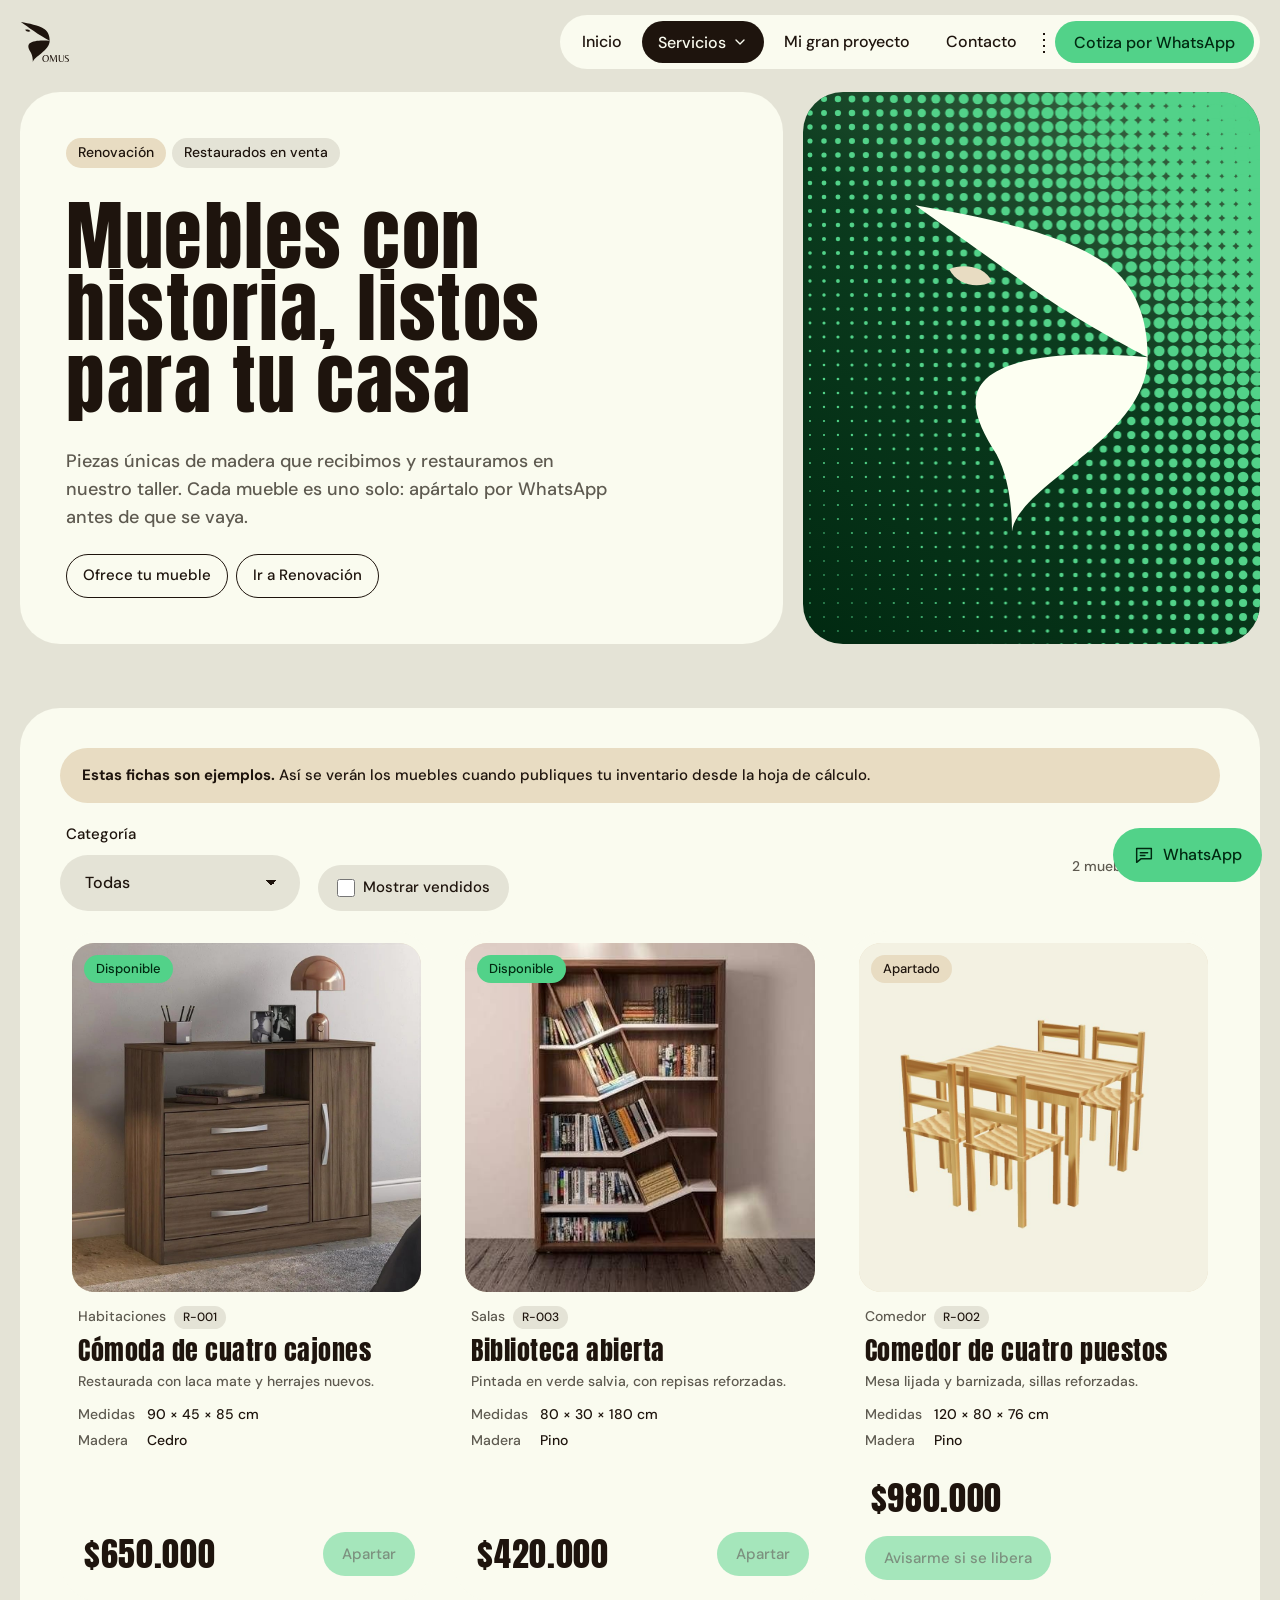
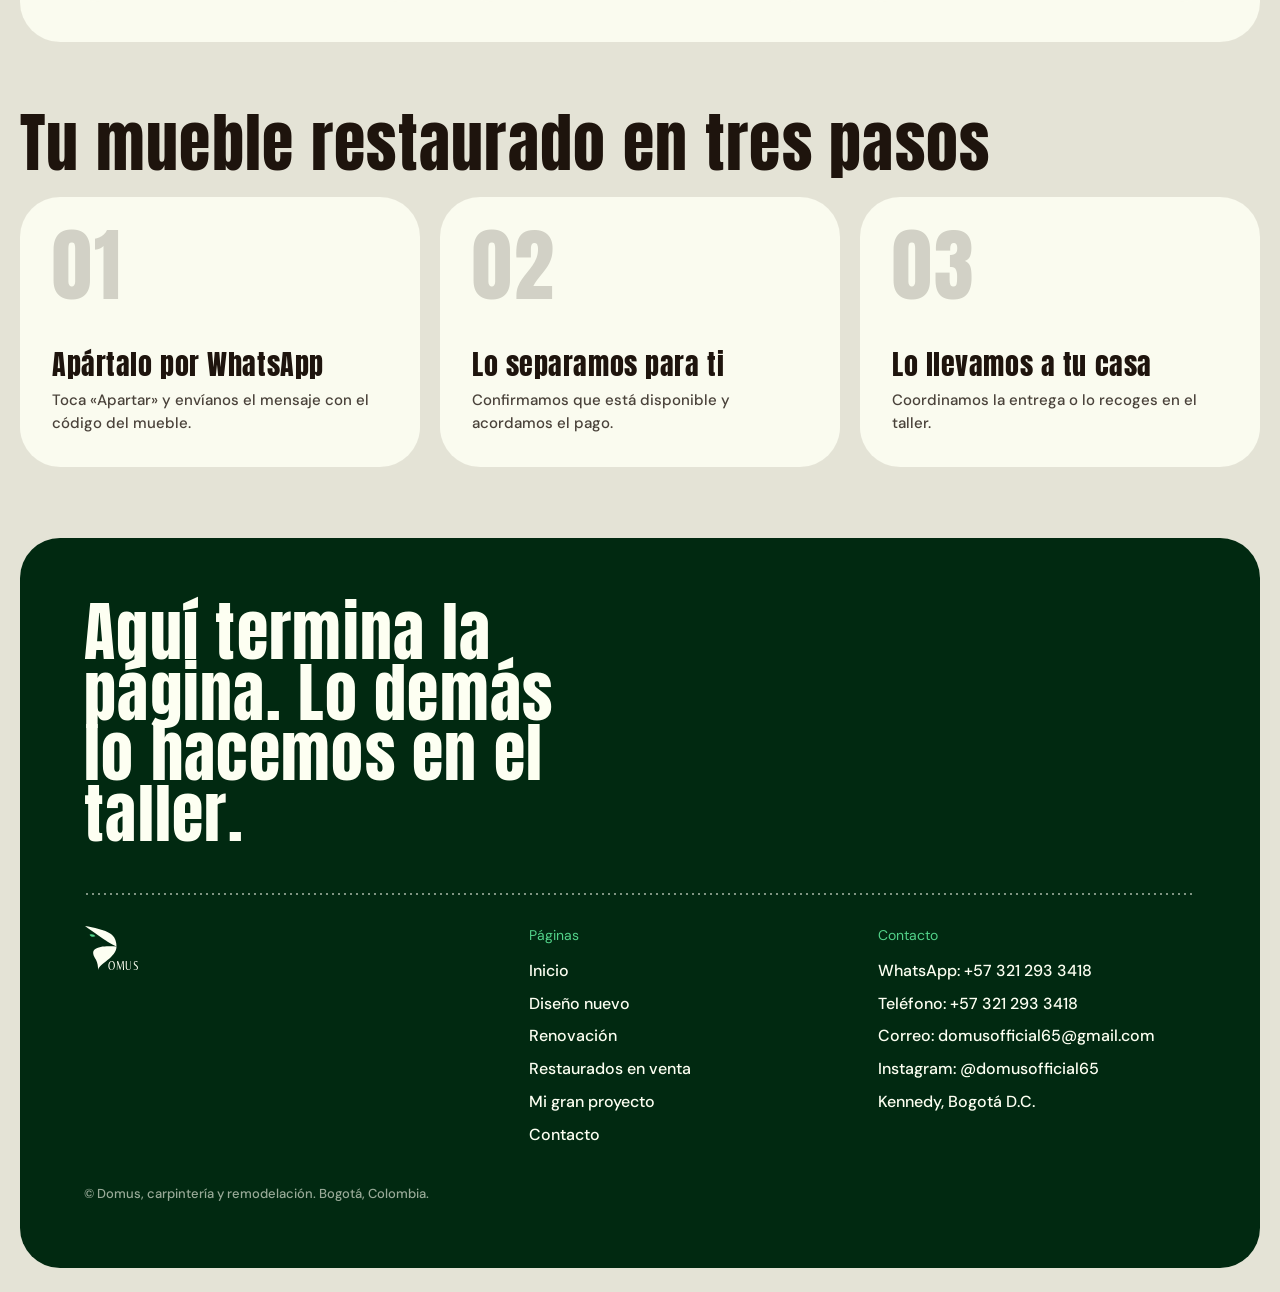
<file: restaurados.html>
<!doctype html>
<html lang="es">
<head>
<meta charset="utf-8">
<meta name="viewport" content="width=device-width, initial-scale=1, viewport-fit=cover">
<title>Restaurados en venta · Domus</title>
<meta name="description" content="Muebles de madera restaurados en nuestro taller de Kennedy, Bogotá, listos para tu casa.">
<meta name="claude:viewport-fit-sides" content="cover">
<link rel="preconnect" href="https://fonts.googleapis.com"><link rel="preconnect" href="https://fonts.gstatic.com" crossorigin><link rel="stylesheet" href="https://fonts.googleapis.com/css2?family=Anton&family=Belleza&family=DM+Sans:opsz,wght@9..40,500&display=swap">
<link rel="stylesheet" href="assets/estilos.css">
<link rel="icon" href="assets/favicon.svg" type="image/svg+xml">
<link rel="icon" href="assets/favicon-32.png" sizes="32x32" type="image/png">
<link rel="apple-touch-icon" href="assets/icono-180.png">
<meta name="theme-color" content="#E4E3D6">
<meta property="og:site_name" content="Domus">
<meta property="og:title" content="Restaurados en venta · Domus">
<meta property="og:description" content="Muebles de madera restaurados en nuestro taller de Kennedy, Bogotá, listos para tu casa.">
<meta property="og:image" content="assets/compartir.png">
<meta property="og:type" content="website">
<meta property="og:locale" content="es_CO">
</head>
<body class="tema-renovacion">
<header class="sitio-cabecera">
<div class="contenedor cabecera-fila">
<a class="logo-enlace" href="index.html" aria-label="Domus, ir al inicio"><svg viewBox="110 150 1130 920" role="img" aria-label="Domus" xmlns="http://www.w3.org/2000/svg"><path fill="currentColor" d="M130 170 C300 200 520 240 650 330 C730 390 760 480 760 582 C660 530 525 455 405 365 C300 290 205 225 130 170 Z"/><path fill="currentColor" d="M760 582 C600 568 405 568 322 640 C268 690 298 765 350 845 C382 905 392 985 392 1055 C405 930 760 800 760 582 Z"/><path fill="currentColor" d="M222 343 C262 326 322 337 337 377 C298 397 243 386 222 343 Z"/><text x="585" y="1040" fill="currentColor" font-family="Belleza, sans-serif" font-size="236" textLength="620" lengthAdjust="spacingAndGlyphs">OMUS</text></svg></a>
<button class="boton-menu" type="button" aria-expanded="false" aria-controls="menu-principal" aria-label="Abrir menú"><svg class="" viewBox="0 0 24 24" fill="none" stroke="currentColor" stroke-width="1.6" stroke-linecap="round" stroke-linejoin="round" aria-hidden="true"><path d="M4 7h16"/><path d="M4 12h16"/><path d="M4 17h16"/></svg></button>
<nav id="menu-principal" class="menu" aria-label="Principal">
<a href="index.html">Inicio</a>
<div class="menu-grupo activo">
<button class="menu-desplegar" type="button" aria-expanded="false" aria-controls="sub-servicios">Servicios <svg viewBox="0 0 24 24" fill="none" stroke="currentColor" stroke-width="2" stroke-linecap="round" stroke-linejoin="round" aria-hidden="true"><path d="M6 9l6 6 6-6"/></svg></button>
<div class="submenu" id="sub-servicios"><a href="servicios-nuevo.html"><strong>Diseño nuevo</strong><small>Catálogo a medida e instalación</small></a><a href="servicios-renovacion.html"><strong>Renovación</strong><small>Restauración y ofrece tu mueble</small></a><a href="restaurados.html" aria-current="page"><strong>Restaurados en venta</strong><small>Muebles renovados listos para tu casa</small></a><a class="submenu-todo" href="servicios.html">Ver todos los servicios</a></div>
</div>
<a href="gran-proyecto.html">Mi gran proyecto</a>
<a href="contacto.html">Contacto</a>
<span class="divisor" aria-hidden="true"></span>
<a class="boton boton-principal" data-wa="Hola, quiero cotizar un mueble con Domus." href="contacto.html">Cotiza por WhatsApp</a>
</nav>
</div>
</header>
<main id="contenido">
<section class="contenedor portada" data-portada>
<div class="portada-rejilla portada-interior">
<div class="portada-texto">
<p class="miga"><a href="servicios-renovacion.html">Renovación</a><span>Restaurados en venta</span></p>
<h1>Muebles con historia, listos para tu casa</h1>
<div class="portada-pie">
<p class="intro">Piezas únicas de madera que recibimos y restauramos en nuestro taller. Cada mueble es uno solo: apártalo por WhatsApp antes de que se vaya.</p>

<nav class="subnav" aria-label="Secciones de esta página"><a href="servicios-renovacion.html#ofrece">Ofrece tu mueble</a><a href="servicios-renovacion.html">Ir a Renovación</a></nav>
</div>
</div>
<div class="bloque-trama"><canvas data-trama="#52D289" aria-hidden="true"></canvas><div class="sello" aria-hidden="true"><svg class="" viewBox="110 150 670 920" ><path fill="currentColor" d="M130 170 C300 200 520 240 650 330 C730 390 760 480 760 582 C660 530 525 455 405 365 C300 290 205 225 130 170 Z"/><path fill="currentColor" d="M760 582 C600 568 405 568 322 640 C268 690 298 765 350 845 C382 905 392 985 392 1055 C405 930 760 800 760 582 Z"/><path fill="#E8DCC2" d="M222 343 C262 326 322 337 337 377 C298 397 243 386 222 343 Z"/></svg></div></div>
</div>
</section>

<section class="contenedor" style="padding-bottom: clamp(40px, 5.5vw, 80px)">
<div class="tarjeta">
<div class="aviso-ejemplo" id="aviso-ejemplo" hidden><strong>Estas fichas son ejemplos.</strong> Así se verán los muebles cuando publiques tu inventario desde la hoja de cálculo.</div>
<div class="filtros" role="group" aria-label="Filtrar muebles">
<div class="campo"><label for="filtro-categoria">Categoría</label><select id="filtro-categoria"><option value="">Todas</option></select></div>
<label class="opcion" for="filtro-vendidos"><input id="filtro-vendidos" type="checkbox"> Mostrar vendidos</label>
<p class="resultado-busqueda" id="resultado-restaurados" aria-live="polite"></p>
</div>
<div class="tienda" id="tienda-lista"></div>
<div class="sin-resultados" id="tienda-vacia" hidden>
<strong id="tienda-vacia-titulo">Pronto tendremos muebles restaurados a la venta.</strong>
<p id="tienda-vacia-texto">Escríbenos y te avisamos cuando publiquemos nuevos muebles.</p>
<a class="boton boton-principal boton-chico" data-wa="Hola, quiero que me avisen cuando tengan muebles restaurados a la venta." href="contacto.html">Avísame por WhatsApp</a>
</div>
</div>
</section>

<section class="contenedor" style="padding-bottom: clamp(40px, 5.5vw, 80px)">
<div class="encabezado"><h2 class="titulo">Tu mueble restaurado en tres pasos</h2></div>
<ol class="pasos-linea" data-avance style="--n: 3">
<li><strong>Apártalo por WhatsApp</strong><p>Toca «Apartar» y envíanos el mensaje con el código del mueble.</p></li>
<li><strong>Lo separamos para ti</strong><p>Confirmamos que está disponible y acordamos el pago.</p></li>
<li><strong>Lo llevamos a tu casa</strong><p>Coordinamos la entrega o lo recoges en el taller.</p></li>
</ol>
</section>
</main>
<footer class="sitio-pie">
<div class="contenedor">
<div class="pie-tarjeta">
<p class="pie-cierre">Aquí termina la página. Lo demás lo hacemos en el taller.</p>
<div class="pie-rejilla">
<div><svg viewBox="110 150 1130 920" role="img" aria-label="Domus" xmlns="http://www.w3.org/2000/svg"><path fill="currentColor" d="M130 170 C300 200 520 240 650 330 C730 390 760 480 760 582 C660 530 525 455 405 365 C300 290 205 225 130 170 Z"/><path fill="currentColor" d="M760 582 C600 568 405 568 322 640 C268 690 298 765 350 845 C382 905 392 985 392 1055 C405 930 760 800 760 582 Z"/><path fill="#52D289" d="M222 343 C262 326 322 337 337 377 C298 397 243 386 222 343 Z"/><text x="585" y="1040" fill="currentColor" font-family="Belleza, sans-serif" font-size="236" textLength="620" lengthAdjust="spacingAndGlyphs">OMUS</text></svg></div>
<div>
<h3>Páginas</h3>
<ul>
<li><a href="index.html">Inicio</a></li>
<li><a href="servicios-nuevo.html">Diseño nuevo</a></li>
<li><a href="servicios-renovacion.html">Renovación</a></li>
<li><a href="restaurados.html">Restaurados en venta</a></li>
<li><a href="gran-proyecto.html">Mi gran proyecto</a></li>
<li><a href="contacto.html">Contacto</a></li>
</ul>
</div>
<div>
<h3>Contacto</h3>
<ul>
<li>WhatsApp: <span data-wa-numero>[número]</span></li>
<li>Teléfono: <span data-config="telefono">[Teléfono]</span></li>
<li>Correo: <span data-config="correo">[correo@dominio.com]</span></li>
<li>Instagram: <span data-config="instagram">[usuario]</span></li>
<li>Kennedy, Bogotá D.C.</li>
</ul>
</div>
</div>
<p class="pie-final">© Domus, carpintería y remodelación. Bogotá, Colombia.</p>
</div>
</div>
</footer>
<a class="flotante" data-wa="Hola, quiero más información sobre Domus." href="contacto.html" aria-label="Escríbenos por WhatsApp"><svg class="" viewBox="0 0 24 24" fill="none" stroke="currentColor" stroke-width="1.6" stroke-linecap="round" stroke-linejoin="round" aria-hidden="true"><path d="M4 5h16v11H9l-5 4z"/><path d="M8 9.5h8"/><path d="M8 12.5h5"/></svg><span>WhatsApp</span></a>
<script src="assets/config.js"></script>
<script src="assets/tienda.js"></script>
<script src="assets/sitio.js"></script>
<script src="assets/trama.js"></script>
<script src="assets/movimiento.js"></script>
<script src="assets/isotipos.js"></script>

</body>
</html>
</file>
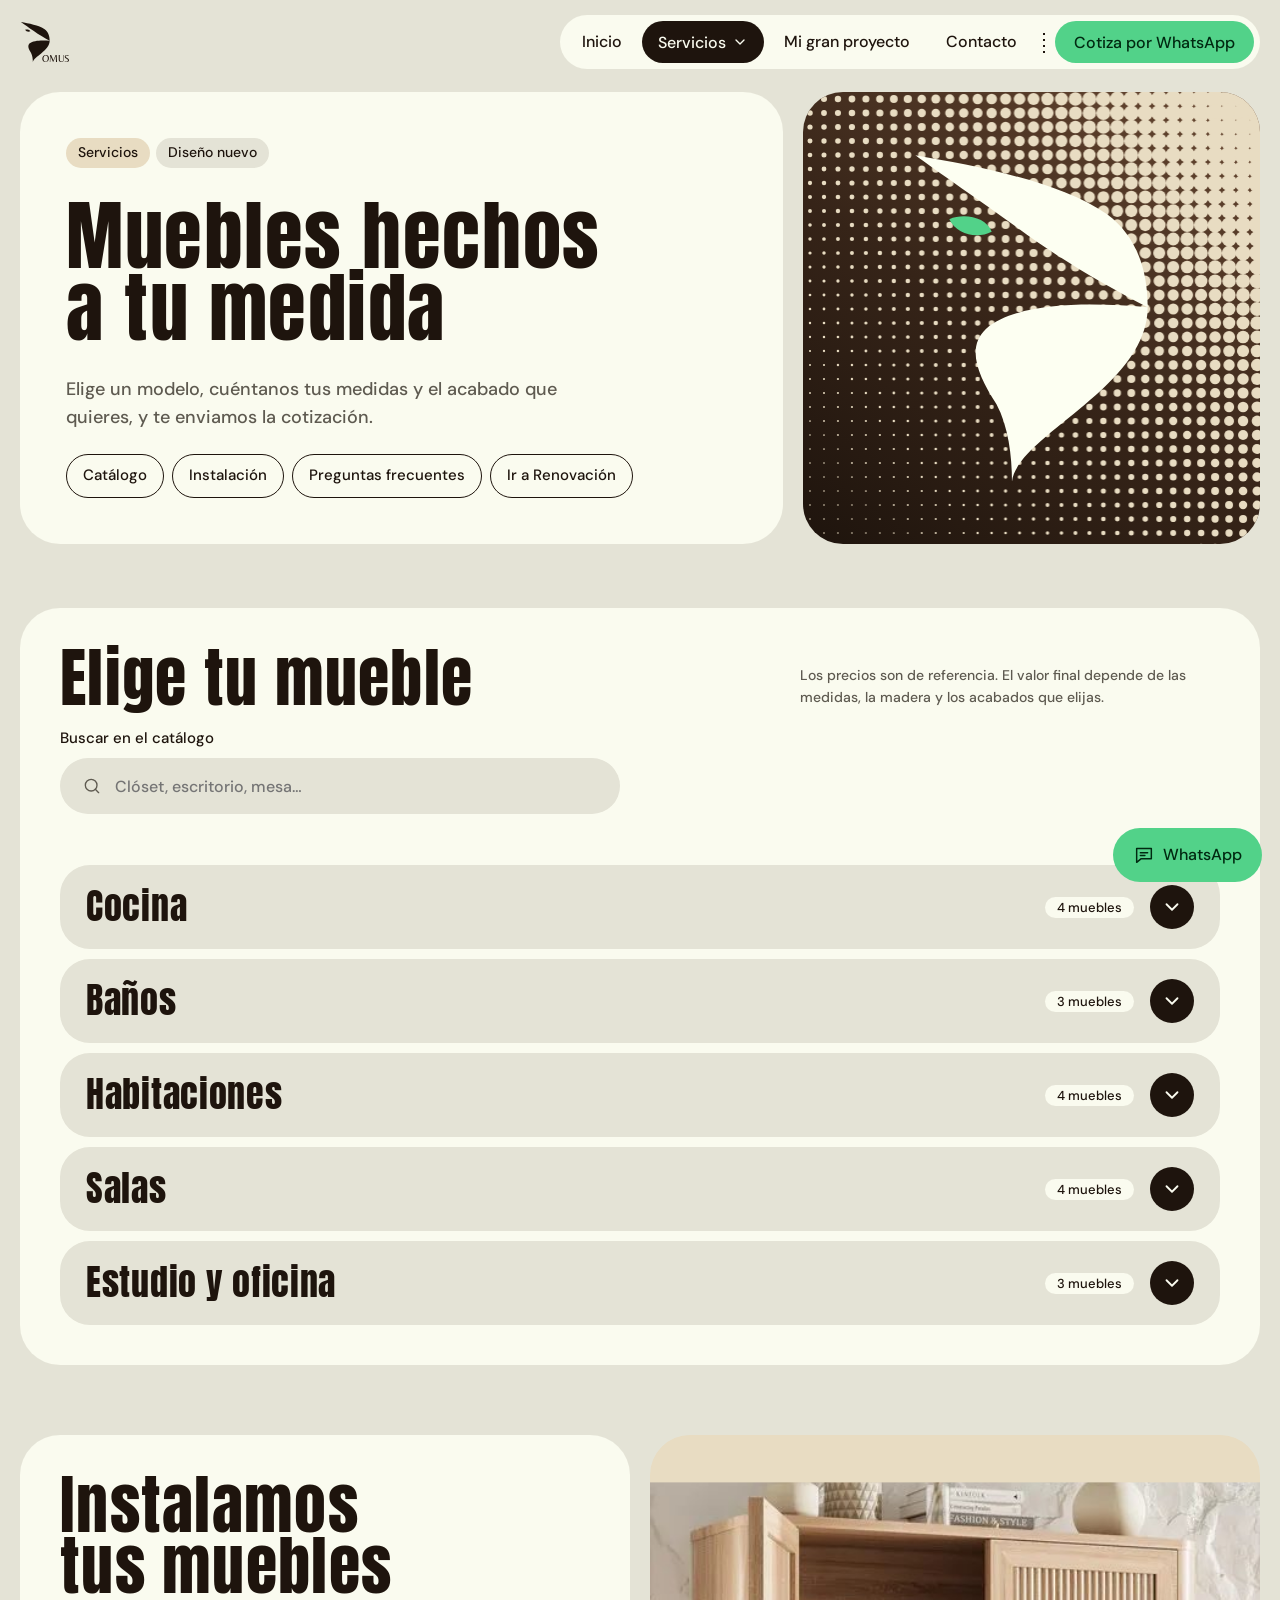
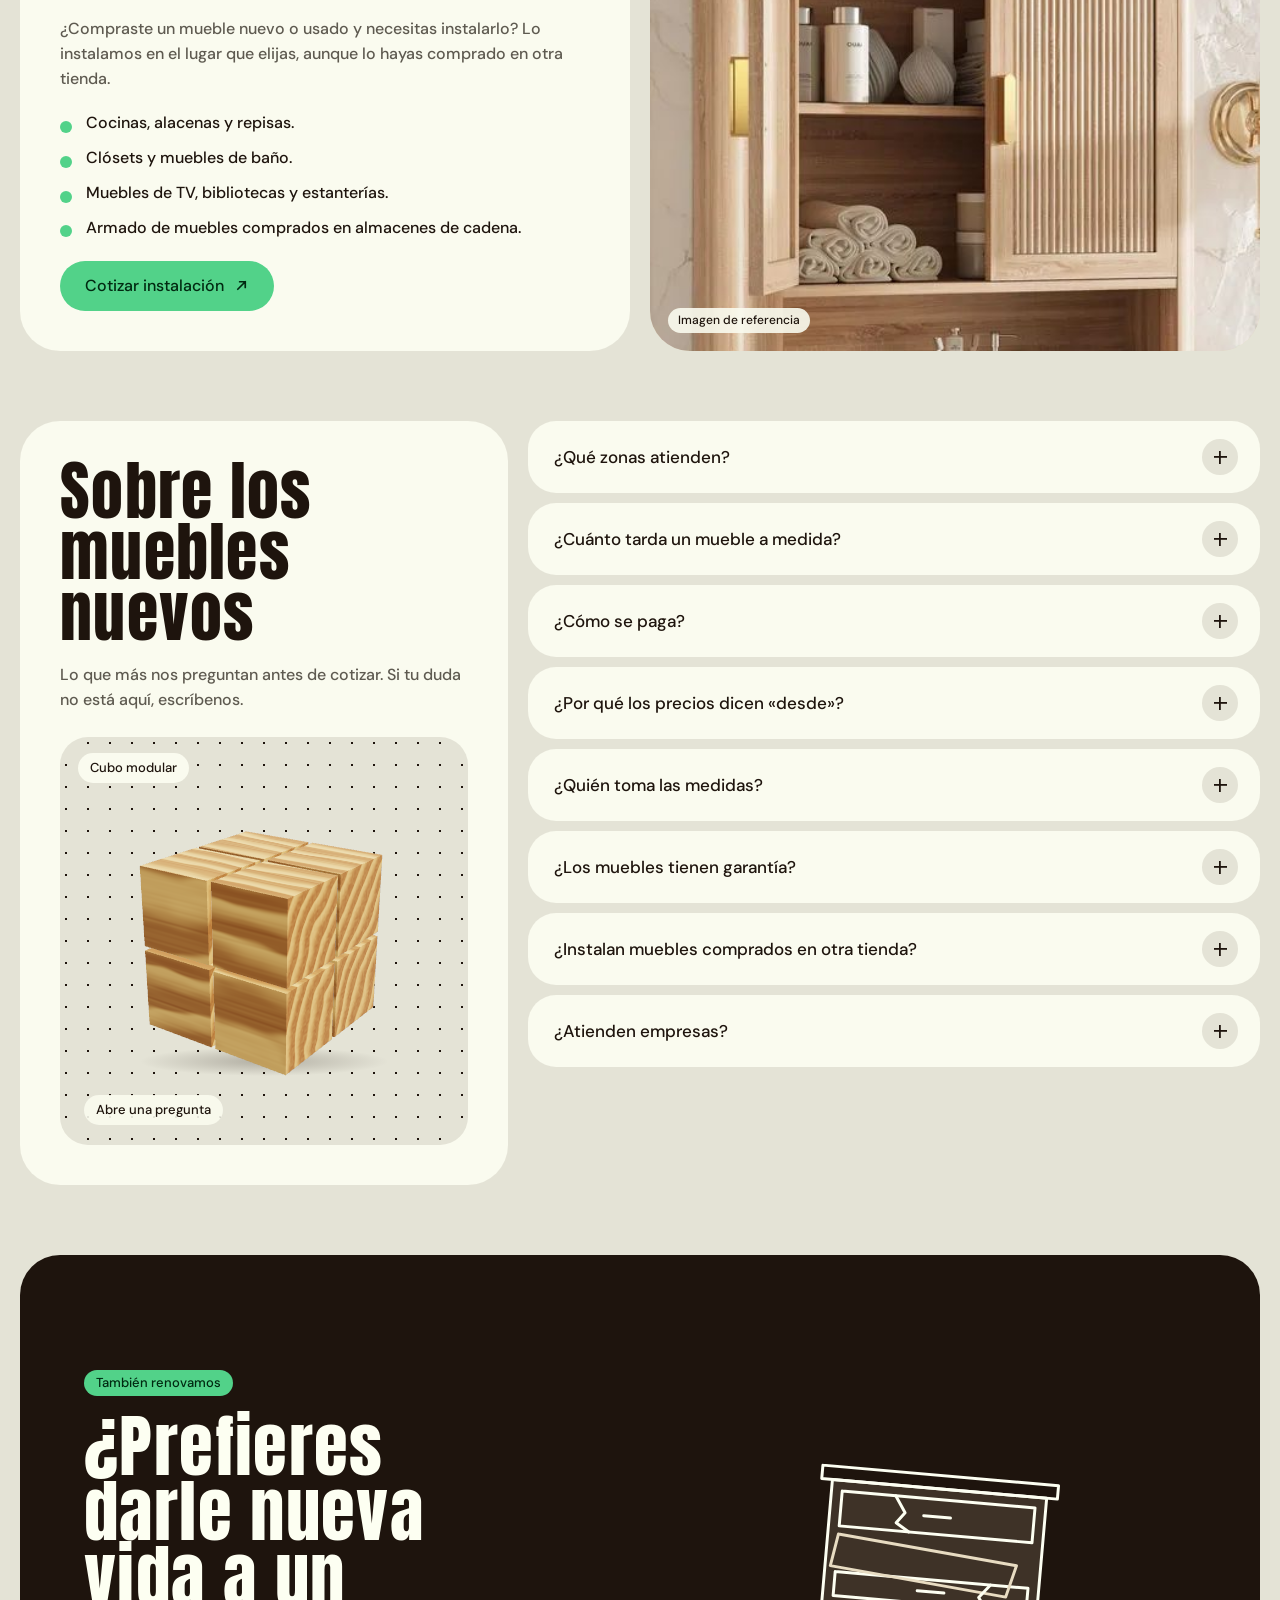
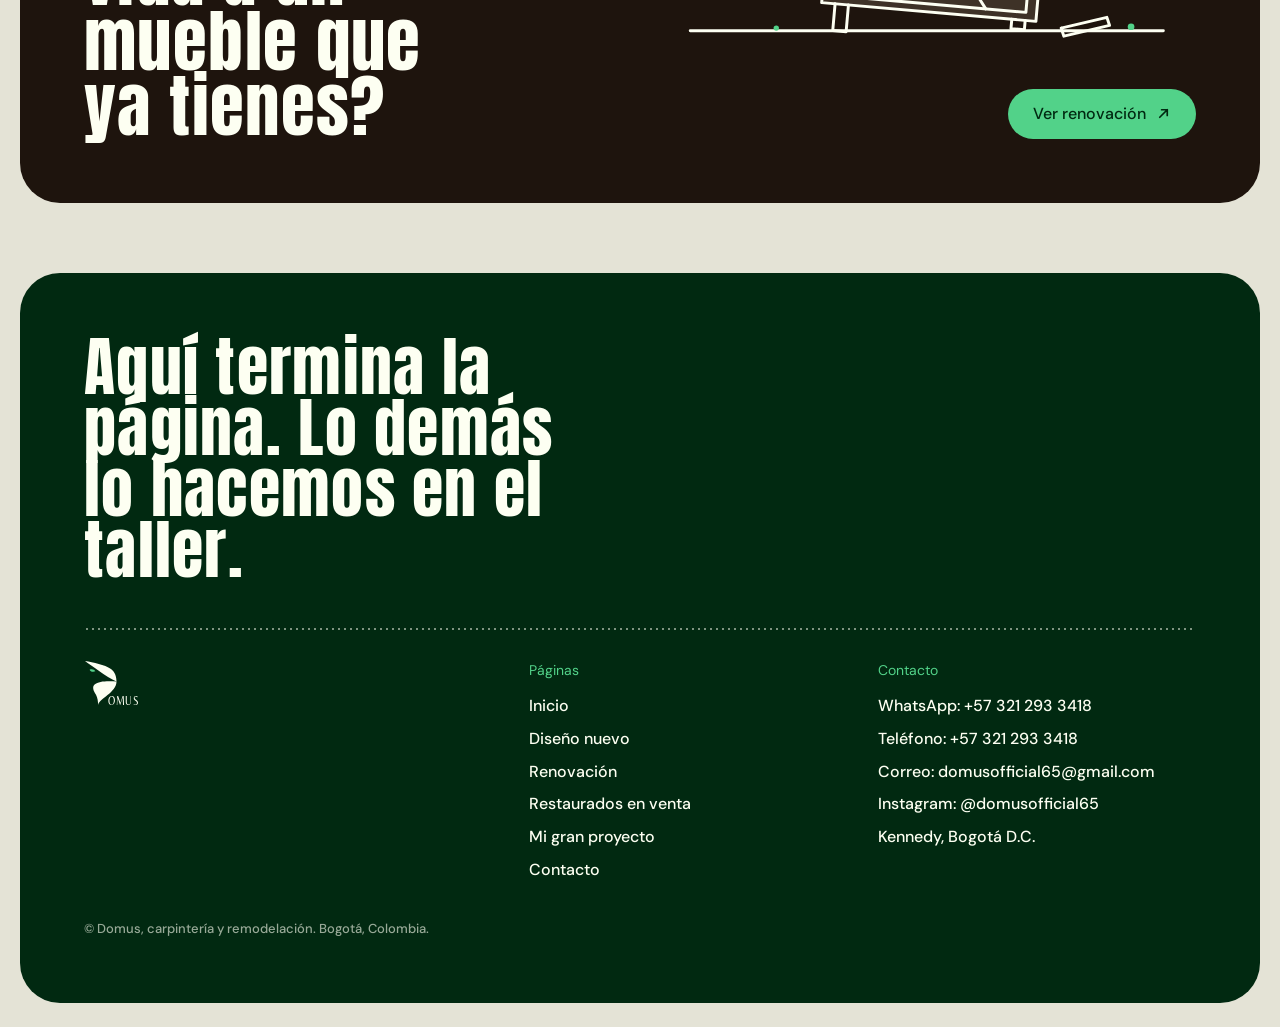
<file: servicios-nuevo.html>
<!doctype html>
<html lang="es">
<head>
<meta charset="utf-8">
<meta name="viewport" content="width=device-width, initial-scale=1, viewport-fit=cover">
<title>Diseño nuevo · Domus</title>
<meta name="description" content="Catálogo de muebles a medida e instalación de muebles en Bogotá.">
<meta name="claude:viewport-fit-sides" content="cover">
<link rel="preconnect" href="https://fonts.googleapis.com"><link rel="preconnect" href="https://fonts.gstatic.com" crossorigin><link rel="stylesheet" href="https://fonts.googleapis.com/css2?family=Anton&family=Belleza&family=DM+Sans:opsz,wght@9..40,500&display=swap">
<link rel="stylesheet" href="assets/estilos.css">
<link rel="icon" href="assets/favicon.svg" type="image/svg+xml">
<link rel="icon" href="assets/favicon-32.png" sizes="32x32" type="image/png">
<link rel="apple-touch-icon" href="assets/icono-180.png">
<meta name="theme-color" content="#E4E3D6">
<meta property="og:site_name" content="Domus">
<meta property="og:title" content="Diseño nuevo · Domus">
<meta property="og:description" content="Catálogo de muebles a medida e instalación de muebles en Bogotá.">
<meta property="og:image" content="assets/compartir.png">
<meta property="og:type" content="website">
<meta property="og:locale" content="es_CO">
</head>
<body class="tema-nuevo">
<header class="sitio-cabecera">
<div class="contenedor cabecera-fila">
<a class="logo-enlace" href="index.html" aria-label="Domus, ir al inicio"><svg viewBox="110 150 1130 920" role="img" aria-label="Domus" xmlns="http://www.w3.org/2000/svg"><path fill="currentColor" d="M130 170 C300 200 520 240 650 330 C730 390 760 480 760 582 C660 530 525 455 405 365 C300 290 205 225 130 170 Z"/><path fill="currentColor" d="M760 582 C600 568 405 568 322 640 C268 690 298 765 350 845 C382 905 392 985 392 1055 C405 930 760 800 760 582 Z"/><path fill="currentColor" d="M222 343 C262 326 322 337 337 377 C298 397 243 386 222 343 Z"/><text x="585" y="1040" fill="currentColor" font-family="Belleza, sans-serif" font-size="236" textLength="620" lengthAdjust="spacingAndGlyphs">OMUS</text></svg></a>
<button class="boton-menu" type="button" aria-expanded="false" aria-controls="menu-principal" aria-label="Abrir menú"><svg class="" viewBox="0 0 24 24" fill="none" stroke="currentColor" stroke-width="1.6" stroke-linecap="round" stroke-linejoin="round" aria-hidden="true"><path d="M4 7h16"/><path d="M4 12h16"/><path d="M4 17h16"/></svg></button>
<nav id="menu-principal" class="menu" aria-label="Principal">
<a href="index.html">Inicio</a>
<div class="menu-grupo activo">
<button class="menu-desplegar" type="button" aria-expanded="false" aria-controls="sub-servicios">Servicios <svg viewBox="0 0 24 24" fill="none" stroke="currentColor" stroke-width="2" stroke-linecap="round" stroke-linejoin="round" aria-hidden="true"><path d="M6 9l6 6 6-6"/></svg></button>
<div class="submenu" id="sub-servicios"><a href="servicios-nuevo.html" aria-current="page"><strong>Diseño nuevo</strong><small>Catálogo a medida e instalación</small></a><a href="servicios-renovacion.html"><strong>Renovación</strong><small>Restauración y ofrece tu mueble</small></a><a href="restaurados.html"><strong>Restaurados en venta</strong><small>Muebles renovados listos para tu casa</small></a><a class="submenu-todo" href="servicios.html">Ver todos los servicios</a></div>
</div>
<a href="gran-proyecto.html">Mi gran proyecto</a>
<a href="contacto.html">Contacto</a>
<span class="divisor" aria-hidden="true"></span>
<a class="boton boton-principal" data-wa="Hola, quiero cotizar un mueble con Domus." href="contacto.html">Cotiza por WhatsApp</a>
</nav>
</div>
</header>
<main id="contenido">
<section class="contenedor portada" data-portada>
<div class="portada-rejilla portada-interior">
<div class="portada-texto">
<p class="miga"><a href="servicios.html">Servicios</a><span>Diseño nuevo</span></p>
<h1>Muebles hechos a tu medida</h1>
<div class="portada-pie">
<p class="intro">Elige un modelo, cuéntanos tus medidas y el acabado que quieres, y te enviamos la cotización.</p>

<nav class="subnav" aria-label="Secciones de esta página"><a href="#catalogo">Catálogo</a><a href="#instalacion">Instalación</a><a href="#preguntas">Preguntas frecuentes</a><a href="servicios-renovacion.html">Ir a Renovación</a></nav>
</div>
</div>
<div class="bloque-trama cafe"><canvas data-trama="#E8DCC2" aria-hidden="true"></canvas><div class="sello" aria-hidden="true"><svg class="" viewBox="110 150 670 920" ><path fill="currentColor" d="M130 170 C300 200 520 240 650 330 C730 390 760 480 760 582 C660 530 525 455 405 365 C300 290 205 225 130 170 Z"/><path fill="currentColor" d="M760 582 C600 568 405 568 322 640 C268 690 298 765 350 845 C382 905 392 985 392 1055 C405 930 760 800 760 582 Z"/><path fill="#52D289" d="M222 343 C262 326 322 337 337 377 C298 397 243 386 222 343 Z"/></svg></div></div>
</div>
</section>

<section class="contenedor" id="catalogo" style="padding-bottom: clamp(40px, 5.5vw, 80px)">
<div class="tarjeta catalogo-tarjeta">
<div class="encabezado">
<h2 class="titulo">Elige tu mueble</h2>
<p class="nota">Los precios son de referencia. El valor final depende de las medidas, la madera y los acabados que elijas.</p>
</div>
<div class="buscador">
<label for="buscar-mueble">Buscar en el catálogo</label>
<div class="campo-buscar"><svg class="" viewBox="0 0 24 24" fill="none" stroke="currentColor" stroke-width="1.6" stroke-linecap="round" stroke-linejoin="round" aria-hidden="true"><circle cx="11" cy="11" r="7"/><path d="M20 20l-4-4"/></svg><input id="buscar-mueble" type="search" placeholder="Clóset, escritorio, mesa…" autocomplete="off"></div>
<p class="resultado-busqueda" id="resultado-busqueda" aria-live="polite"></p>
</div>
<div class="categorias" id="catalogo-lista"></div>
<div class="sin-resultados" id="sin-resultados" hidden>
<strong>No encontramos ese mueble en el catálogo.</strong>
<p>Como todo lo hacemos a medida, cuéntanos tu idea y la cotizamos.</p>
<a class="boton boton-principal boton-chico" data-wa="Hola, quiero cotizar un mueble que no está en el catálogo." href="contacto.html">Cotizar mi idea</a>
</div>
</div>
</section>

<section class="contenedor" id="instalacion" style="padding-bottom: clamp(40px, 5.5vw, 80px)">
<div class="dos">
<div class="tarjeta columna">
<h2 class="titulo">Instalamos tus muebles</h2>
<p>¿Compraste un mueble nuevo o usado y necesitas instalarlo? Lo instalamos en el lugar que elijas, aunque lo hayas comprado en otra tienda.</p>
<ul class="lista">
<li>Cocinas, alacenas y repisas.</li>
<li>Clósets y muebles de baño.</li>
<li>Muebles de TV, bibliotecas y estanterías.</li>
<li>Armado de muebles comprados en almacenes de cadena.</li>
</ul>
<a class="boton boton-principal" data-wa="Hola, quiero cotizar la instalación de un mueble." href="contacto.html">Cotizar instalación <svg class="flecha" viewBox="0 0 16 16" fill="none" stroke="currentColor" stroke-width="1.8" stroke-linecap="round" aria-hidden="true"><path d="M4 12L12 4M6 4h6v6"/></svg></a>
</div>
<div class="foto-tarjeta" data-paralaje="0.06"><img src="assets/fotos/gabinete-de-pared.jpg" alt="Gabinete de madera instalado en la pared" loading="lazy"><span>Imagen de referencia</span></div>
</div>
</section>

<section class="contenedor" id="preguntas" style="padding-bottom: clamp(40px, 5.5vw, 80px)">
<div class="dos ancho-izq preguntas-cubo">
<div class="tarjeta columna cubo-texto"><h2 class="titulo">Sobre los muebles nuevos</h2><p>Lo que más nos preguntan antes de cotizar. Si tu duda no está aquí, escríbenos.</p></div>
<div class="cubo-marco">
<div class="escena-modular" data-modular>
<span class="nombre-forma" aria-live="polite">Cubo modular</span>
<div class="sombra" aria-hidden="true"></div>
<canvas tabindex="0" role="img" aria-label="Cubo modular de madera que se convierte en un mueble sencillo con cada pregunta. Arrastra para girarlo."></canvas>
<svg class="respaldo" viewBox="0 0 200 200" hidden role="img" aria-label="Cubo modular de madera"><path d="M100 30l60 34v70l-60 34-60-34V64z" fill="#C99B69" stroke="currentColor" stroke-width="2" stroke-linejoin="round"/><path d="M40 64l60 34 60-34M100 98v70M70 47l60 34v70M130 47L70 81v70M40 99l60 34 60-34" fill="none" stroke="currentColor" stroke-width="1.4" stroke-linejoin="round"/></svg>
<p class="pista">Abre una pregunta</p>
</div>
</div>
<div class="desplegables">
<details class="desplegable"><summary>¿Qué zonas atienden?</summary><div class="desplegable-cuerpo"><p>Kennedy y zonas cercanas de Bogotá. Para otras zonas de la ciudad, consúltanos el costo del transporte.</p></div></details>
<details class="desplegable"><summary>¿Cuánto tarda un mueble a medida?</summary><div class="desplegable-cuerpo"><p>Depende del mueble y de los acabados. Te damos el plazo por escrito en la cotización final.</p></div></details>
<details class="desplegable"><summary>¿Cómo se paga?</summary><div class="desplegable-cuerpo"><p>Un anticipo del 50% al confirmar el diseño y las medidas, y el 50% restante al recibir el mueble.</p></div></details>
<details class="desplegable"><summary>¿Por qué los precios dicen «desde»?</summary><div class="desplegable-cuerpo"><p>Cada mueble se fabrica a tu medida. El valor final depende del tamaño, la madera y los acabados que elijas.</p></div></details>
<details class="desplegable"><summary>¿Quién toma las medidas?</summary><div class="desplegable-cuerpo"><p>Nosotros. Antes de fabricar hacemos una visita para que el mueble quede exacto en tu espacio.</p></div></details>
<details class="desplegable"><summary>¿Los muebles tienen garantía?</summary><div class="desplegable-cuerpo"><p>Sí. Todos nuestros muebles nuevos tienen garantía por escrito.</p></div></details>
<details class="desplegable"><summary>¿Instalan muebles comprados en otra tienda?</summary><div class="desplegable-cuerpo"><p>Sí. Armamos e instalamos muebles nuevos o usados, aunque no los hayamos fabricado nosotros.</p></div></details>
<details class="desplegable"><summary>¿Atienden empresas?</summary><div class="desplegable-cuerpo"><p>Sí. Fabricamos mobiliario para oficinas pequeñas y espacios de trabajo en casa.</p></div></details>
</div>
</div>
</section>

<section class="contenedor" style="padding-bottom: clamp(40px, 5.5vw, 80px)">
<div class="banda con-isotipo">
<div><span class="etiqueta">También renovamos</span><h2>¿Prefieres darle nueva vida a un mueble que ya tienes?</h2></div>
<div class="banda-lado"><div class="isotipo" data-isotipo="rota"><svg viewBox="0 0 400 260" aria-hidden="true">
<path class="trazo" pathLength="1" d="M24 232H376"/>
<g transform="rotate(5 132 232)">
<rect class="madera" x="120" y="120" width="160" height="92" rx="4"/>
<path class="trazo" pathLength="1" d="M112 110H288V120H112Z"/>
<path class="trazo" pathLength="1" d="M120 120H280V212H120Z"/>
<path class="trazo" pathLength="1" d="M128 128H272V154H128Z"/>
<path class="trazo" pathLength="1" d="M128 188H272V206H128Z"/>
<path class="trazo" pathLength="1" d="M190 141H210M190 197H210"/>
<path class="trazo cajon" pathLength="1" d="M128 160L262 172L256 196L124 184Z"/>
<path class="trazo" pathLength="1" d="M168 128L176 140L170 148L180 154"/>
<path class="trazo" pathLength="1" d="M244 188L236 198L242 206"/>
<path class="trazo" pathLength="1" d="M130 212V232H140V212M262 212V219H272V212"/>
<g class="ave" data-x="196" data-y="110" data-s="0.5" data-pivote="138 96" transform="translate(196 110) scale(0.5)"><g transform="translate(-130 -190)"><path class="ave-cuerpo" d="M126 62C122 48 124 36 130 28C134 36 142 40 150 40C162 40 170 48 170 58L204 66L168 74C158 90 152 104 154 124C156 146 156 160 148 172L108 174L76 214L90 168C78 150 104 112 120 92C126 82 128 72 126 62Z"/><path class="ave-patas" d="M106 190H172M124 176V190M138 176V190"/><path class="ave-ala" d="M128 86C118 116 96 148 78 162L118 162C134 148 146 124 150 104"/><circle class="ave-ojo" cx="152" cy="54" r="3.6"/></g></g>
</g>
<path class="trazo" pathLength="1" d="M300 230L334 222L336 228L302 236Z"/>
<circle class="acento" cx="352" cy="229" r="2.5"/><circle class="acento" cx="88" cy="230" r="2"/>
</svg></div><a class="boton boton-principal" href="servicios-renovacion.html">Ver renovación <svg class="flecha" viewBox="0 0 16 16" fill="none" stroke="currentColor" stroke-width="1.8" stroke-linecap="round" aria-hidden="true"><path d="M4 12L12 4M6 4h6v6"/></svg></a></div>
</div>
</section>
</main>
<footer class="sitio-pie">
<div class="contenedor">
<div class="pie-tarjeta">
<p class="pie-cierre">Aquí termina la página. Lo demás lo hacemos en el taller.</p>
<div class="pie-rejilla">
<div><svg viewBox="110 150 1130 920" role="img" aria-label="Domus" xmlns="http://www.w3.org/2000/svg"><path fill="currentColor" d="M130 170 C300 200 520 240 650 330 C730 390 760 480 760 582 C660 530 525 455 405 365 C300 290 205 225 130 170 Z"/><path fill="currentColor" d="M760 582 C600 568 405 568 322 640 C268 690 298 765 350 845 C382 905 392 985 392 1055 C405 930 760 800 760 582 Z"/><path fill="#52D289" d="M222 343 C262 326 322 337 337 377 C298 397 243 386 222 343 Z"/><text x="585" y="1040" fill="currentColor" font-family="Belleza, sans-serif" font-size="236" textLength="620" lengthAdjust="spacingAndGlyphs">OMUS</text></svg></div>
<div>
<h3>Páginas</h3>
<ul>
<li><a href="index.html">Inicio</a></li>
<li><a href="servicios-nuevo.html">Diseño nuevo</a></li>
<li><a href="servicios-renovacion.html">Renovación</a></li>
<li><a href="restaurados.html">Restaurados en venta</a></li>
<li><a href="gran-proyecto.html">Mi gran proyecto</a></li>
<li><a href="contacto.html">Contacto</a></li>
</ul>
</div>
<div>
<h3>Contacto</h3>
<ul>
<li>WhatsApp: <span data-wa-numero>[número]</span></li>
<li>Teléfono: <span data-config="telefono">[Teléfono]</span></li>
<li>Correo: <span data-config="correo">[correo@dominio.com]</span></li>
<li>Instagram: <span data-config="instagram">[usuario]</span></li>
<li>Kennedy, Bogotá D.C.</li>
</ul>
</div>
</div>
<p class="pie-final">© Domus, carpintería y remodelación. Bogotá, Colombia.</p>
</div>
</div>
</footer>
<a class="flotante" data-wa="Hola, quiero más información sobre Domus." href="contacto.html" aria-label="Escríbenos por WhatsApp"><svg class="" viewBox="0 0 24 24" fill="none" stroke="currentColor" stroke-width="1.6" stroke-linecap="round" stroke-linejoin="round" aria-hidden="true"><path d="M4 5h16v11H9l-5 4z"/><path d="M8 9.5h8"/><path d="M8 12.5h5"/></svg><span>WhatsApp</span></a>
<script src="assets/config.js"></script>
<script src="assets/catalogo.js"></script>
<script src="assets/sitio.js"></script>
<script src="assets/trama.js"></script>
<script src="assets/movimiento.js"></script>
<script src="assets/isotipos.js"></script>
<script src="assets/domus3d.js"></script>
<script src="assets/secciones.js"></script>

</body>
</html>
</file>
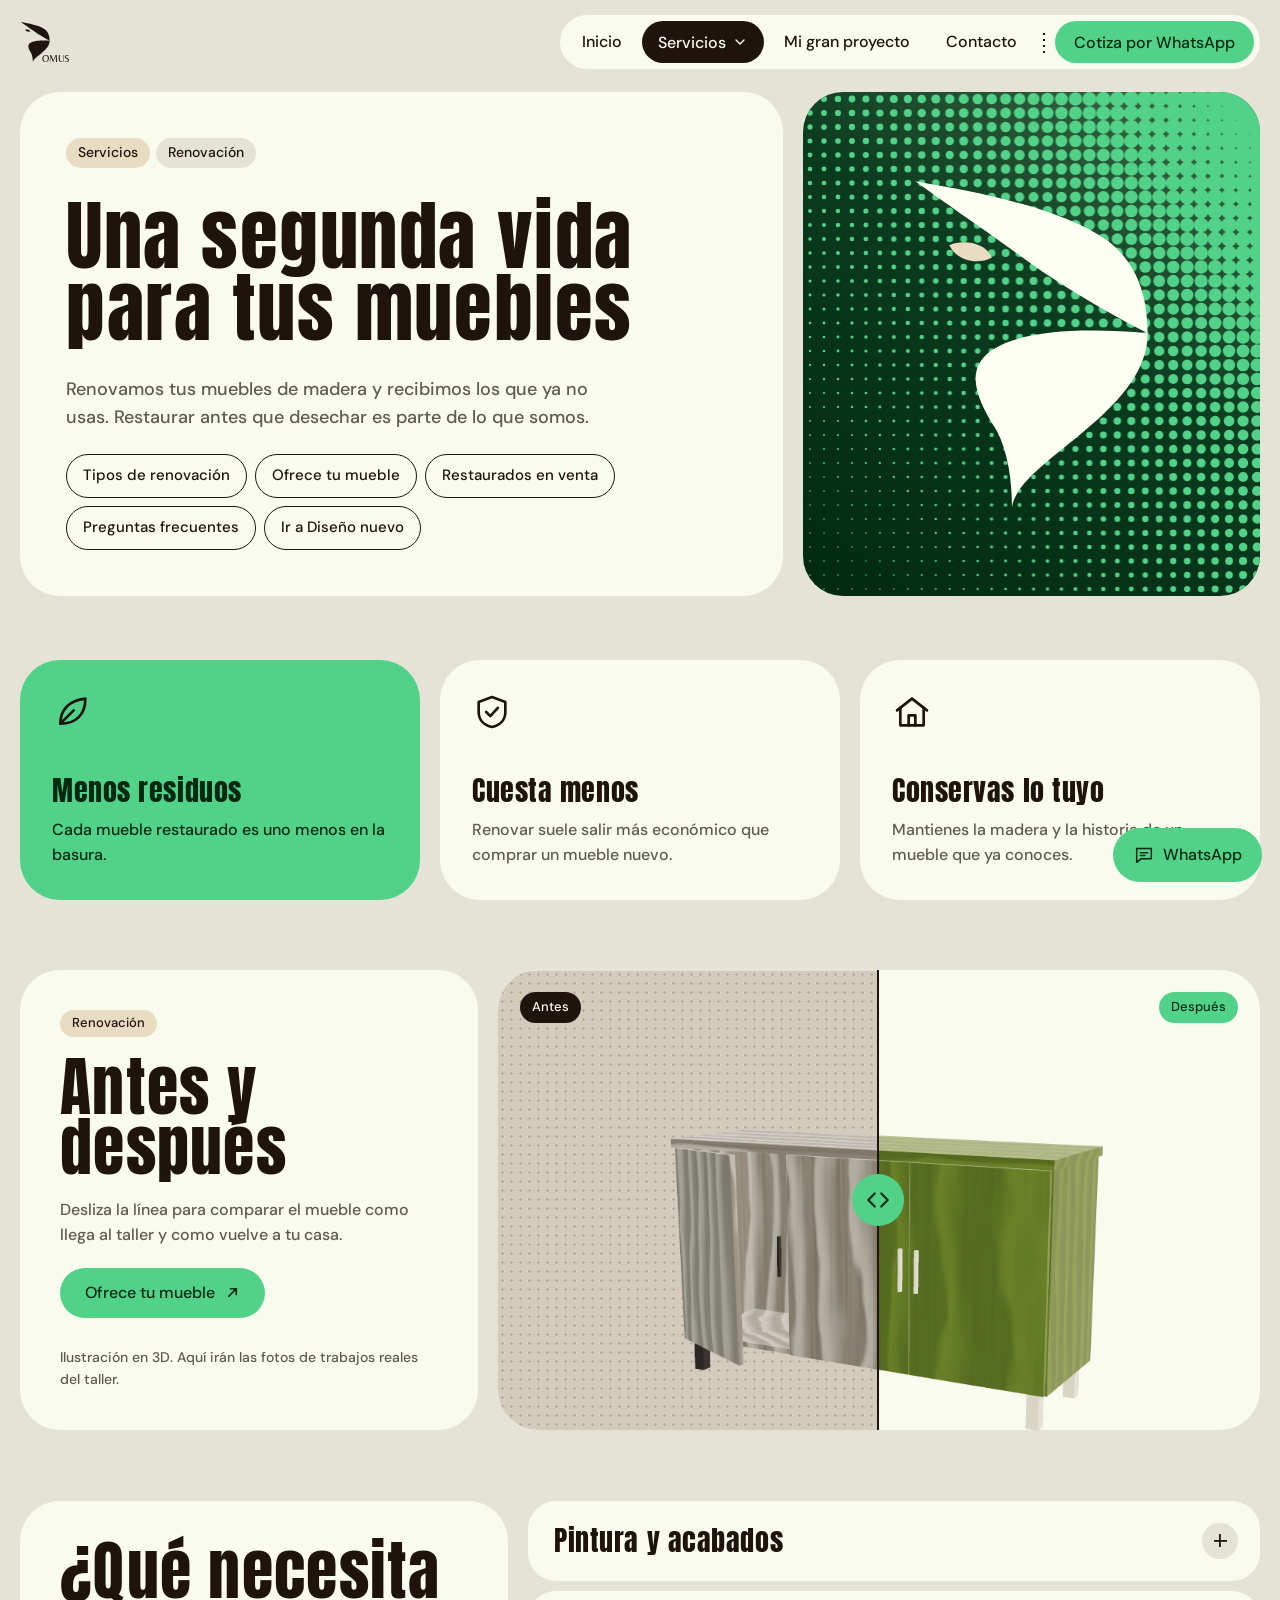
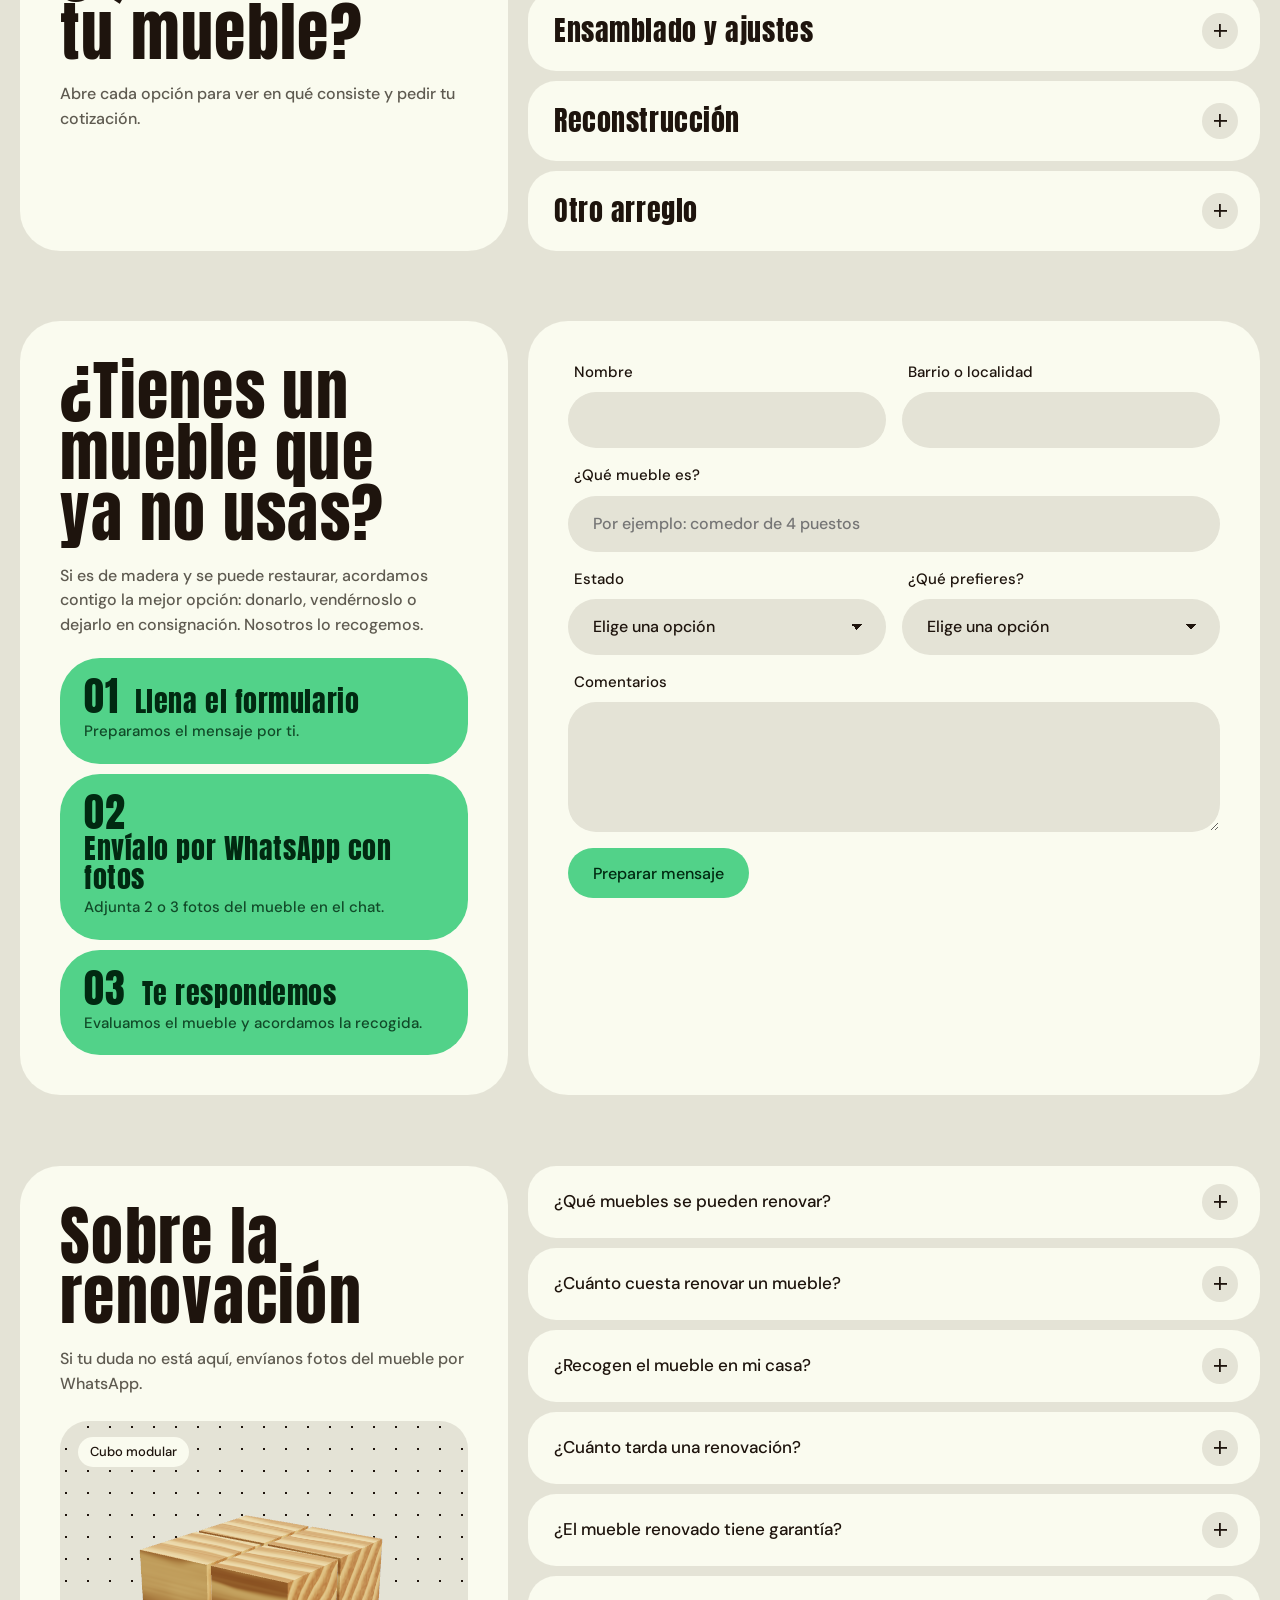
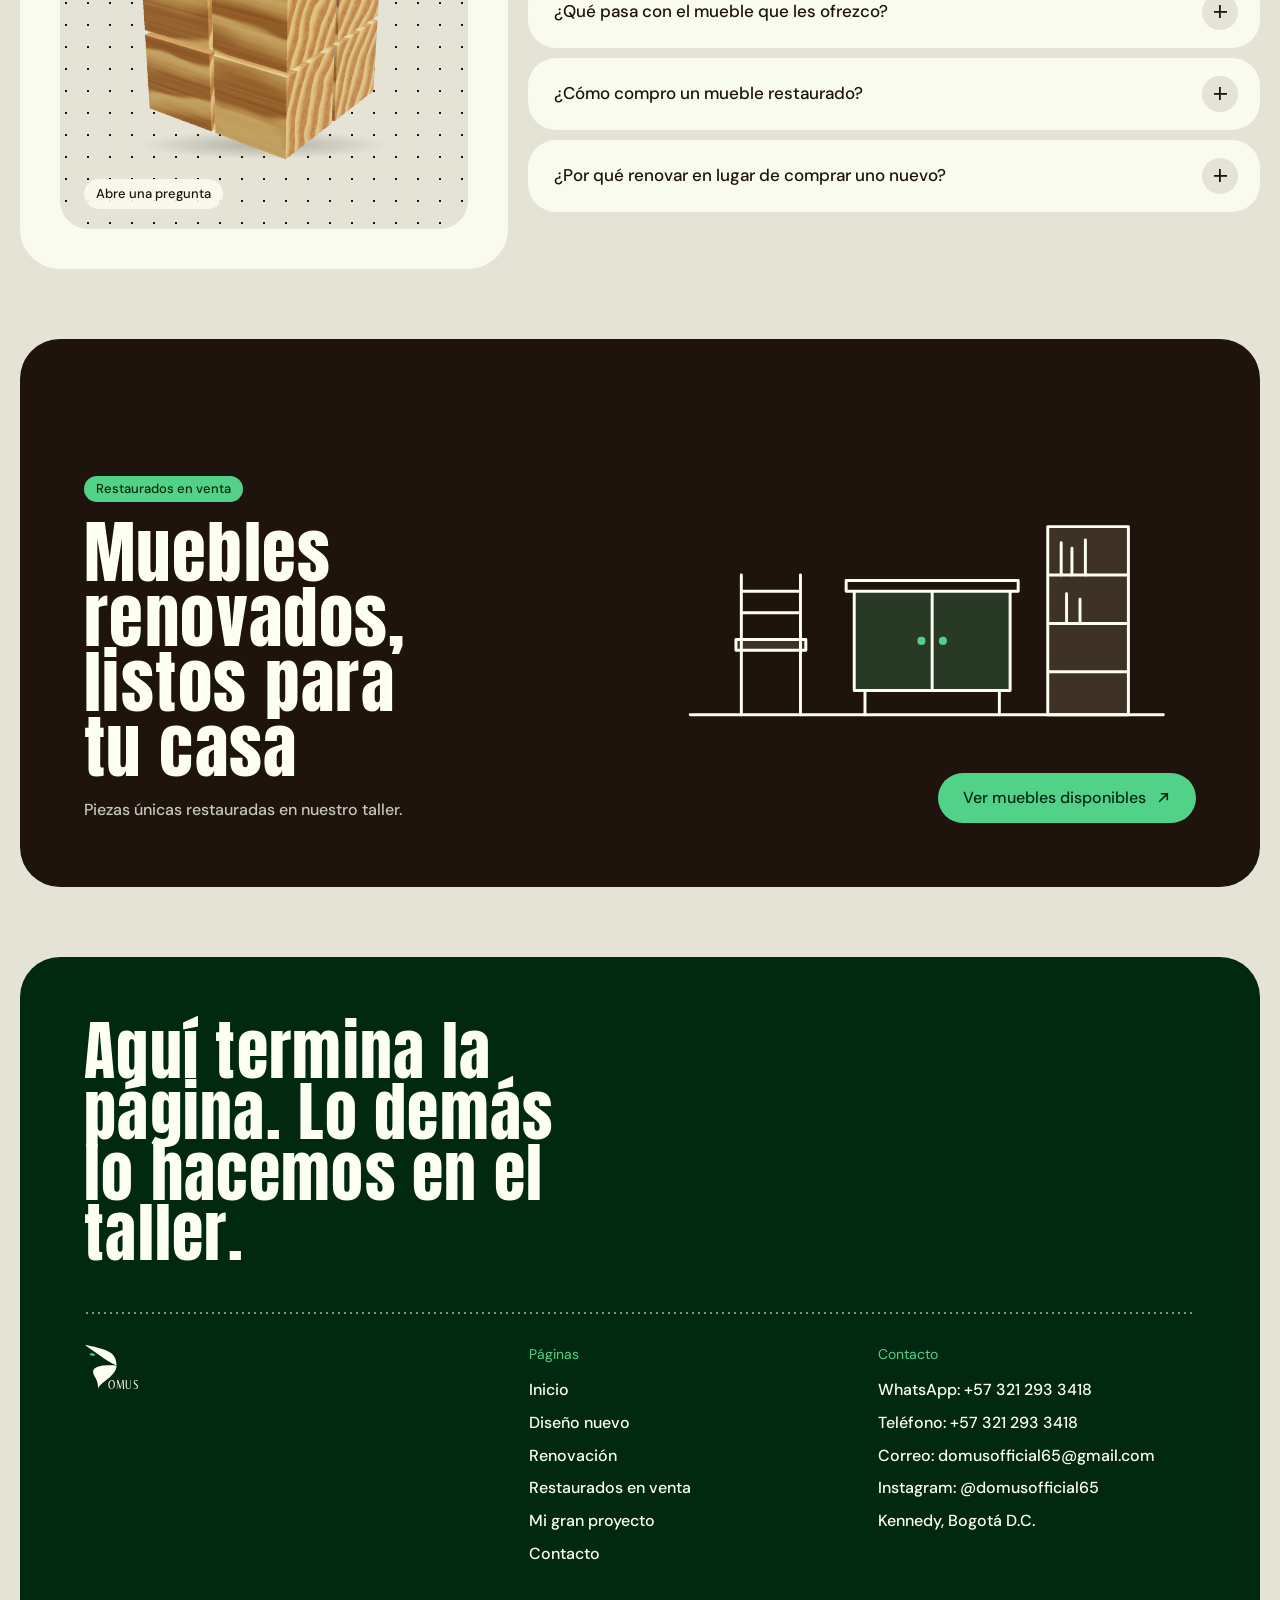
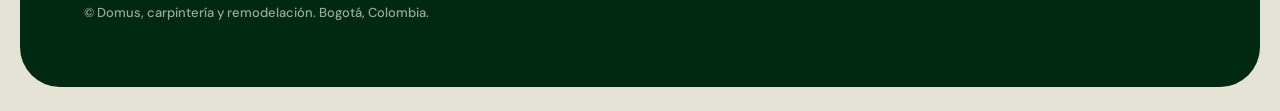
<file: servicios-renovacion.html>
<!doctype html>
<html lang="es">
<head>
<meta charset="utf-8">
<meta name="viewport" content="width=device-width, initial-scale=1, viewport-fit=cover">
<title>Renovación · Domus</title>
<meta name="description" content="Pintura, ajustes y reconstrucción de muebles de madera, y recepción de muebles usados.">
<meta name="claude:viewport-fit-sides" content="cover">
<link rel="preconnect" href="https://fonts.googleapis.com"><link rel="preconnect" href="https://fonts.gstatic.com" crossorigin><link rel="stylesheet" href="https://fonts.googleapis.com/css2?family=Anton&family=Belleza&family=DM+Sans:opsz,wght@9..40,500&display=swap">
<link rel="stylesheet" href="assets/estilos.css">
<link rel="icon" href="assets/favicon.svg" type="image/svg+xml">
<link rel="icon" href="assets/favicon-32.png" sizes="32x32" type="image/png">
<link rel="apple-touch-icon" href="assets/icono-180.png">
<meta name="theme-color" content="#E4E3D6">
<meta property="og:site_name" content="Domus">
<meta property="og:title" content="Renovación · Domus">
<meta property="og:description" content="Pintura, ajustes y reconstrucción de muebles de madera, y recepción de muebles usados.">
<meta property="og:image" content="assets/compartir.png">
<meta property="og:type" content="website">
<meta property="og:locale" content="es_CO">
</head>
<body class="tema-renovacion">
<header class="sitio-cabecera">
<div class="contenedor cabecera-fila">
<a class="logo-enlace" href="index.html" aria-label="Domus, ir al inicio"><svg viewBox="110 150 1130 920" role="img" aria-label="Domus" xmlns="http://www.w3.org/2000/svg"><path fill="currentColor" d="M130 170 C300 200 520 240 650 330 C730 390 760 480 760 582 C660 530 525 455 405 365 C300 290 205 225 130 170 Z"/><path fill="currentColor" d="M760 582 C600 568 405 568 322 640 C268 690 298 765 350 845 C382 905 392 985 392 1055 C405 930 760 800 760 582 Z"/><path fill="currentColor" d="M222 343 C262 326 322 337 337 377 C298 397 243 386 222 343 Z"/><text x="585" y="1040" fill="currentColor" font-family="Belleza, sans-serif" font-size="236" textLength="620" lengthAdjust="spacingAndGlyphs">OMUS</text></svg></a>
<button class="boton-menu" type="button" aria-expanded="false" aria-controls="menu-principal" aria-label="Abrir menú"><svg class="" viewBox="0 0 24 24" fill="none" stroke="currentColor" stroke-width="1.6" stroke-linecap="round" stroke-linejoin="round" aria-hidden="true"><path d="M4 7h16"/><path d="M4 12h16"/><path d="M4 17h16"/></svg></button>
<nav id="menu-principal" class="menu" aria-label="Principal">
<a href="index.html">Inicio</a>
<div class="menu-grupo activo">
<button class="menu-desplegar" type="button" aria-expanded="false" aria-controls="sub-servicios">Servicios <svg viewBox="0 0 24 24" fill="none" stroke="currentColor" stroke-width="2" stroke-linecap="round" stroke-linejoin="round" aria-hidden="true"><path d="M6 9l6 6 6-6"/></svg></button>
<div class="submenu" id="sub-servicios"><a href="servicios-nuevo.html"><strong>Diseño nuevo</strong><small>Catálogo a medida e instalación</small></a><a href="servicios-renovacion.html" aria-current="page"><strong>Renovación</strong><small>Restauración y ofrece tu mueble</small></a><a href="restaurados.html"><strong>Restaurados en venta</strong><small>Muebles renovados listos para tu casa</small></a><a class="submenu-todo" href="servicios.html">Ver todos los servicios</a></div>
</div>
<a href="gran-proyecto.html">Mi gran proyecto</a>
<a href="contacto.html">Contacto</a>
<span class="divisor" aria-hidden="true"></span>
<a class="boton boton-principal" data-wa="Hola, quiero cotizar un mueble con Domus." href="contacto.html">Cotiza por WhatsApp</a>
</nav>
</div>
</header>
<main id="contenido">
<section class="contenedor portada" data-portada>
<div class="portada-rejilla portada-interior">
<div class="portada-texto">
<p class="miga"><a href="servicios.html">Servicios</a><span>Renovación</span></p>
<h1>Una segunda vida para tus muebles</h1>
<div class="portada-pie">
<p class="intro">Renovamos tus muebles de madera y recibimos los que ya no usas. Restaurar antes que desechar es parte de lo que somos.</p>

<nav class="subnav" aria-label="Secciones de esta página"><a href="#renovacion">Tipos de renovación</a><a href="#ofrece">Ofrece tu mueble</a><a href="restaurados.html">Restaurados en venta</a><a href="#preguntas">Preguntas frecuentes</a><a href="servicios-nuevo.html">Ir a Diseño nuevo</a></nav>
</div>
</div>
<div class="bloque-trama"><canvas data-trama="#52D289" aria-hidden="true"></canvas><div class="sello" aria-hidden="true"><svg class="" viewBox="110 150 670 920" ><path fill="currentColor" d="M130 170 C300 200 520 240 650 330 C730 390 760 480 760 582 C660 530 525 455 405 365 C300 290 205 225 130 170 Z"/><path fill="currentColor" d="M760 582 C600 568 405 568 322 640 C268 690 298 765 350 845 C382 905 392 985 392 1055 C405 930 760 800 760 582 Z"/><path fill="#E8DCC2" d="M222 343 C262 326 322 337 337 377 C298 397 243 386 222 343 Z"/></svg></div></div>
</div>
</section>

<section class="contenedor" style="padding-bottom: clamp(40px, 5.5vw, 80px)">
<div class="rejilla-3">
<div class="caja destacada"><svg class="icono" viewBox="0 0 24 24" fill="none" stroke="currentColor" stroke-width="1.6" stroke-linecap="round" stroke-linejoin="round" aria-hidden="true"><path d="M5 19C5 10.5 10.5 5 20 4c0 9.5-5.5 15-15 15z"/><path d="M5 19l8-8"/></svg><h3>Menos residuos</h3><p>Cada mueble restaurado es uno menos en la basura.</p></div>
<div class="caja"><svg class="icono" viewBox="0 0 24 24" fill="none" stroke="currentColor" stroke-width="1.6" stroke-linecap="round" stroke-linejoin="round" aria-hidden="true"><path d="M12 3l8 3v6c0 5-3.5 8-8 9-4.5-1-8-4-8-9V6z"/><path d="M8.5 12l2.5 2.5 4.5-5"/></svg><h3>Cuesta menos</h3><p>Renovar suele salir más económico que comprar un mueble nuevo.</p></div>
<div class="caja"><svg class="icono" viewBox="0 0 24 24" fill="none" stroke="currentColor" stroke-width="1.6" stroke-linecap="round" stroke-linejoin="round" aria-hidden="true"><path d="M3 11l9-7 9 7"/><path d="M5 9.5V20h14V9.5"/><path d="M10 20v-6h4v6"/></svg><h3>Conservas lo tuyo</h3><p>Mantienes la madera y la historia de un mueble que ya conoces.</p></div>
</div>
</section>

<section class="contenedor" id="antes-despues" style="padding-bottom: clamp(40px, 5.5vw, 80px)">
<div class="antes-despues">
<div class="tarjeta antes-texto">
<span class="etiqueta">Renovación</span>
<h2 class="titulo">Antes y después</h2>
<p>Desliza la línea para comparar el mueble como llega al taller y como vuelve a tu casa.</p>
<a class="boton boton-principal" href="#ofrece">Ofrece tu mueble <svg class="flecha" viewBox="0 0 16 16" fill="none" stroke="currentColor" stroke-width="1.8" stroke-linecap="round" aria-hidden="true"><path d="M4 12L12 4M6 4h6v6"/></svg></a>
<p class="nota">Ilustración en 3D. Aquí irán las fotos de trabajos reales del taller.</p>
</div>
<div class="comparador" data-comparar>
<div class="capa-despues"><img alt="Después: aparador restaurado y pintado en oliva"></div>
<div class="capa-antes"><img alt="Antes: aparador gastado con una puerta descolgada"></div>
<span class="marca marca-antes">Antes</span>
<span class="marca marca-despues">Después</span>
<span class="manija" aria-hidden="true"><svg viewBox="0 0 24 24" fill="none" stroke="currentColor" stroke-width="2" stroke-linecap="round" stroke-linejoin="round"><path d="M9 6l-6 6 6 6M15 6l6 6-6 6"/></svg></span>
<input type="range" min="0" max="100" value="50" aria-label="Comparar antes y después">
</div>
</div>
</section>

<section class="contenedor" id="renovacion" style="padding-bottom: clamp(40px, 5.5vw, 80px)">
<div class="dos ancho-izq">
<div class="tarjeta columna"><h2 class="titulo">¿Qué necesita tu mueble?</h2><p>Abre cada opción para ver en qué consiste y pedir tu cotización.</p></div>
<div class="desplegables grandes">
<details class="desplegable"><summary>Pintura y acabados</summary><div class="desplegable-cuerpo"><p>Lijamos, pintamos, lacamos o barnizamos tu mueble para cambiarle el color o devolverle su brillo.</p><a class="boton boton-principal boton-chico" data-wa="Hola, quiero cotizar pintura o acabados para un mueble." href="contacto.html">Cotizar</a></div></details>
<details class="desplegable"><summary>Ensamblado y ajustes</summary><div class="desplegable-cuerpo"><p>Ajustamos puertas, cajones y bisagras, reforzamos uniones flojas y volvemos a armar muebles desarmados.</p><a class="boton boton-principal boton-chico" data-wa="Hola, quiero cotizar el ensamblado o ajuste de un mueble." href="contacto.html">Cotizar</a></div></details>
<details class="desplegable"><summary>Reconstrucción</summary><div class="desplegable-cuerpo"><p>Reemplazamos piezas dañadas, reparamos partes rotas y, si quieres, transformamos el mueble para darle un nuevo uso.</p><a class="boton boton-principal boton-chico" data-wa="Hola, quiero cotizar la reconstrucción de un mueble." href="contacto.html">Cotizar</a></div></details>
<details class="desplegable"><summary>Otro arreglo</summary><div class="desplegable-cuerpo"><p>Si tu mueble necesita algo distinto, envíanos fotos y te decimos qué se puede hacer.</p><a class="boton boton-principal boton-chico" data-wa="Hola, quiero consultar un arreglo para un mueble." href="contacto.html">Consultar</a></div></details>
</div>
</div>
</section>

<section class="contenedor" id="ofrece" style="padding-bottom: clamp(40px, 5.5vw, 80px)">
<div class="dos ancho-izq">
<div class="tarjeta columna">
<h2 class="titulo">¿Tienes un mueble que ya no usas?</h2>
<p>Si es de madera y se puede restaurar, acordamos contigo la mejor opción: donarlo, vendérnoslo o dejarlo en consignación. Nosotros lo recogemos.</p>
<ol class="pasos-linea pasos-vertical" data-avance style="--n: 3">
<li><strong>Llena el formulario</strong><p>Preparamos el mensaje por ti.</p></li>
<li><strong>Envíalo por WhatsApp con fotos</strong><p>Adjunta 2 o 3 fotos del mueble en el chat.</p></li>
<li><strong>Te respondemos</strong><p>Evaluamos el mueble y acordamos la recogida.</p></li>
</ol>
</div>
<div class="tarjeta">
<form class="formulario" data-form-wa="Hola, quiero ofrecer un mueble a Domus." data-nota="Al abrir WhatsApp, adjunta las fotos del mueble en el chat." novalidate>
<div class="campo" data-etiqueta="Nombre"><label for="of-nombre">Nombre</label><input id="of-nombre" type="text" autocomplete="name" required></div>
<div class="campo" data-etiqueta="Barrio o localidad"><label for="of-barrio">Barrio o localidad</label><input id="of-barrio" type="text"></div>
<div class="campo completo" data-etiqueta="Mueble"><label for="of-mueble">¿Qué mueble es?</label><input id="of-mueble" type="text" placeholder="Por ejemplo: comedor de 4 puestos"></div>
<div class="campo" data-etiqueta="Estado"><label for="of-estado">Estado</label><select id="of-estado"><option value="">Elige una opción</option><option>Buen estado</option><option>Necesita reparación</option><option>Muy deteriorado</option></select></div>
<div class="campo" data-etiqueta="Prefiero"><label for="of-opcion">¿Qué prefieres?</label><select id="of-opcion"><option value="">Elige una opción</option><option>Donarlo</option><option>Venderlo</option><option>Dejarlo en consignación</option><option>No estoy seguro</option></select></div>
<div class="campo completo" data-etiqueta="Comentarios"><label for="of-comentarios">Comentarios</label><textarea id="of-comentarios"></textarea></div>
<p class="error completo" hidden></p>
<div class="completo"><button class="boton boton-principal" type="submit">Preparar mensaje</button></div>
<div class="mensaje-listo" hidden aria-live="polite"><strong>Tu mensaje está listo</strong><pre></pre><p class="nota"></p><a class="boton boton-principal boton-chico" href="contacto.html">Enviar por WhatsApp</a></div>
</form>
</div>
</div>
</section>

<section class="contenedor" id="preguntas" style="padding-bottom: clamp(40px, 5.5vw, 80px)">
<div class="dos ancho-izq preguntas-cubo">
<div class="tarjeta columna cubo-texto"><h2 class="titulo">Sobre la renovación</h2><p>Si tu duda no está aquí, envíanos fotos del mueble por WhatsApp.</p></div>
<div class="cubo-marco">
<div class="escena-modular" data-modular>
<span class="nombre-forma" aria-live="polite">Cubo modular</span>
<div class="sombra" aria-hidden="true"></div>
<canvas tabindex="0" role="img" aria-label="Cubo modular de madera que se convierte en un mueble sencillo con cada pregunta. Arrastra para girarlo."></canvas>
<svg class="respaldo" viewBox="0 0 200 200" hidden role="img" aria-label="Cubo modular de madera"><path d="M100 30l60 34v70l-60 34-60-34V64z" fill="#C99B69" stroke="currentColor" stroke-width="2" stroke-linejoin="round"/><path d="M40 64l60 34 60-34M100 98v70M70 47l60 34v70M130 47L70 81v70M40 99l60 34 60-34" fill="none" stroke="currentColor" stroke-width="1.4" stroke-linejoin="round"/></svg>
<p class="pista">Abre una pregunta</p>
</div>
</div>
<div class="desplegables">
<details class="desplegable"><summary>¿Qué muebles se pueden renovar?</summary><div class="desplegable-cuerpo"><p>Muebles de madera, aunque estén rayados, flojos o con piezas dañadas. Envíanos fotos y te decimos si vale la pena renovarlo.</p></div></details>
<details class="desplegable"><summary>¿Cuánto cuesta renovar un mueble?</summary><div class="desplegable-cuerpo"><p>Depende del mueble y del arreglo. Con las fotos te enviamos una cotización sin compromiso.</p></div></details>
<details class="desplegable"><summary>¿Recogen el mueble en mi casa?</summary><div class="desplegable-cuerpo"><p>Sí, en Kennedy y zonas cercanas de Bogotá. Para otras zonas, consúltanos el costo del transporte.</p></div></details>
<details class="desplegable"><summary>¿Cuánto tarda una renovación?</summary><div class="desplegable-cuerpo"><p>Depende del trabajo. Te damos el plazo por escrito antes de empezar.</p></div></details>
<details class="desplegable"><summary>¿El mueble renovado tiene garantía?</summary><div class="desplegable-cuerpo"><p>Sí. Los trabajos de renovación tienen garantía por escrito.</p></div></details>
<details class="desplegable"><summary>¿Qué pasa con el mueble que les ofrezco?</summary><div class="desplegable-cuerpo"><p>Lo evaluamos y acordamos contigo si lo donas, nos lo vendes o lo dejas en consignación. Lo restauramos para que otro hogar lo use.</p></div></details>
<details class="desplegable"><summary>¿Cómo compro un mueble restaurado?</summary><div class="desplegable-cuerpo"><p>Mira los muebles disponibles en Restaurados en venta y apártalo por WhatsApp. Lo separamos para ti y acordamos el pago y la entrega.</p></div></details>
<details class="desplegable"><summary>¿Por qué renovar en lugar de comprar uno nuevo?</summary><div class="desplegable-cuerpo"><p>Suele costar menos, conservas un mueble que ya conoces y evitas que termine en la basura.</p></div></details>
</div>
</div>
</section>

<section class="contenedor" style="padding-bottom: clamp(40px, 5.5vw, 80px)">
<div class="banda con-isotipo">
<div><span class="etiqueta">Restaurados en venta</span><h2>Muebles renovados, listos para tu casa</h2><p>Piezas únicas restauradas en nuestro taller.</p></div>
<div class="banda-lado"><div class="isotipo" data-isotipo="renovados"><svg viewBox="0 0 400 260" aria-hidden="true">
<path class="trazo" pathLength="1" d="M24 232H376"/>
<rect class="madera" x="58" y="176" width="52" height="8" rx="2"/>
<path class="trazo" pathLength="1" d="M62 128V232M106 128V232M58 176H110V184H58ZM62 140H106M62 156H106"/>
<rect class="madera menta" x="146" y="140" width="116" height="74" rx="4"/>
<path class="trazo" pathLength="1" d="M140 132H268V140H140ZM146 140H262V214H146ZM204 140V214"/>
<path class="trazo" pathLength="1" d="M154 214V232M254 214V232"/>
<circle class="acento" cx="196" cy="177" r="3"/><circle class="acento" cx="212" cy="177" r="3"/>
<rect class="madera" x="290" y="92" width="60" height="140" rx="3"/>
<path class="trazo" pathLength="1" d="M290 92H350V232H290ZM290 128H350M290 164H350M290 200H350"/>
<path class="trazo" pathLength="1" d="M300 128V104M308 128V108M318 128V102M304 164V142M314 164V146"/>
<g class="destellos">
<path class="destello" d="M128 112l3 8 8 3-8 3-3 8-3-8-8-3 8-3z"/>
<path class="destello" d="M276 70l2.4 6 6 2.4-6 2.4-2.4 6-2.4-6-6-2.4 6-2.4z"/>
<path class="destello" d="M366 152l2 5 5 2-5 2-2 5-2-5-5-2 5-2z"/>
<path class="destello" d="M44 104l2 5 5 2-5 2-2 5-2-5-5-2 5-2z"/>
</g>
<g class="ave" data-x="204" data-y="132" data-s="0.5" data-pivote="138 96" transform="translate(204 132) scale(0.5)"><g transform="translate(-130 -190)"><path class="ave-cuerpo" d="M126 62C122 48 124 36 130 28C134 36 142 40 150 40C162 40 170 48 170 58L204 66L168 74C158 90 152 104 154 124C156 146 156 160 148 172L108 174L76 214L90 168C78 150 104 112 120 92C126 82 128 72 126 62Z"/><path class="ave-patas" d="M106 190H172M124 176V190M138 176V190"/><path class="ave-ala" d="M128 86C118 116 96 148 78 162L118 162C134 148 146 124 150 104"/><circle class="ave-ojo" cx="152" cy="54" r="3.6"/></g></g>
</svg></div><a class="boton boton-principal" href="restaurados.html">Ver muebles disponibles <svg class="flecha" viewBox="0 0 16 16" fill="none" stroke="currentColor" stroke-width="1.8" stroke-linecap="round" aria-hidden="true"><path d="M4 12L12 4M6 4h6v6"/></svg></a></div>
</div>
</section>
</main>
<footer class="sitio-pie">
<div class="contenedor">
<div class="pie-tarjeta">
<p class="pie-cierre">Aquí termina la página. Lo demás lo hacemos en el taller.</p>
<div class="pie-rejilla">
<div><svg viewBox="110 150 1130 920" role="img" aria-label="Domus" xmlns="http://www.w3.org/2000/svg"><path fill="currentColor" d="M130 170 C300 200 520 240 650 330 C730 390 760 480 760 582 C660 530 525 455 405 365 C300 290 205 225 130 170 Z"/><path fill="currentColor" d="M760 582 C600 568 405 568 322 640 C268 690 298 765 350 845 C382 905 392 985 392 1055 C405 930 760 800 760 582 Z"/><path fill="#52D289" d="M222 343 C262 326 322 337 337 377 C298 397 243 386 222 343 Z"/><text x="585" y="1040" fill="currentColor" font-family="Belleza, sans-serif" font-size="236" textLength="620" lengthAdjust="spacingAndGlyphs">OMUS</text></svg></div>
<div>
<h3>Páginas</h3>
<ul>
<li><a href="index.html">Inicio</a></li>
<li><a href="servicios-nuevo.html">Diseño nuevo</a></li>
<li><a href="servicios-renovacion.html">Renovación</a></li>
<li><a href="restaurados.html">Restaurados en venta</a></li>
<li><a href="gran-proyecto.html">Mi gran proyecto</a></li>
<li><a href="contacto.html">Contacto</a></li>
</ul>
</div>
<div>
<h3>Contacto</h3>
<ul>
<li>WhatsApp: <span data-wa-numero>[número]</span></li>
<li>Teléfono: <span data-config="telefono">[Teléfono]</span></li>
<li>Correo: <span data-config="correo">[correo@dominio.com]</span></li>
<li>Instagram: <span data-config="instagram">[usuario]</span></li>
<li>Kennedy, Bogotá D.C.</li>
</ul>
</div>
</div>
<p class="pie-final">© Domus, carpintería y remodelación. Bogotá, Colombia.</p>
</div>
</div>
</footer>
<a class="flotante" data-wa="Hola, quiero más información sobre Domus." href="contacto.html" aria-label="Escríbenos por WhatsApp"><svg class="" viewBox="0 0 24 24" fill="none" stroke="currentColor" stroke-width="1.6" stroke-linecap="round" stroke-linejoin="round" aria-hidden="true"><path d="M4 5h16v11H9l-5 4z"/><path d="M8 9.5h8"/><path d="M8 12.5h5"/></svg><span>WhatsApp</span></a>
<script src="assets/config.js"></script>
<script src="assets/sitio.js"></script>
<script src="assets/trama.js"></script>
<script src="assets/movimiento.js"></script>
<script src="assets/isotipos.js"></script>
<script src="assets/domus3d.js"></script>
<script src="assets/secciones.js"></script>

</body>
</html>
</file>
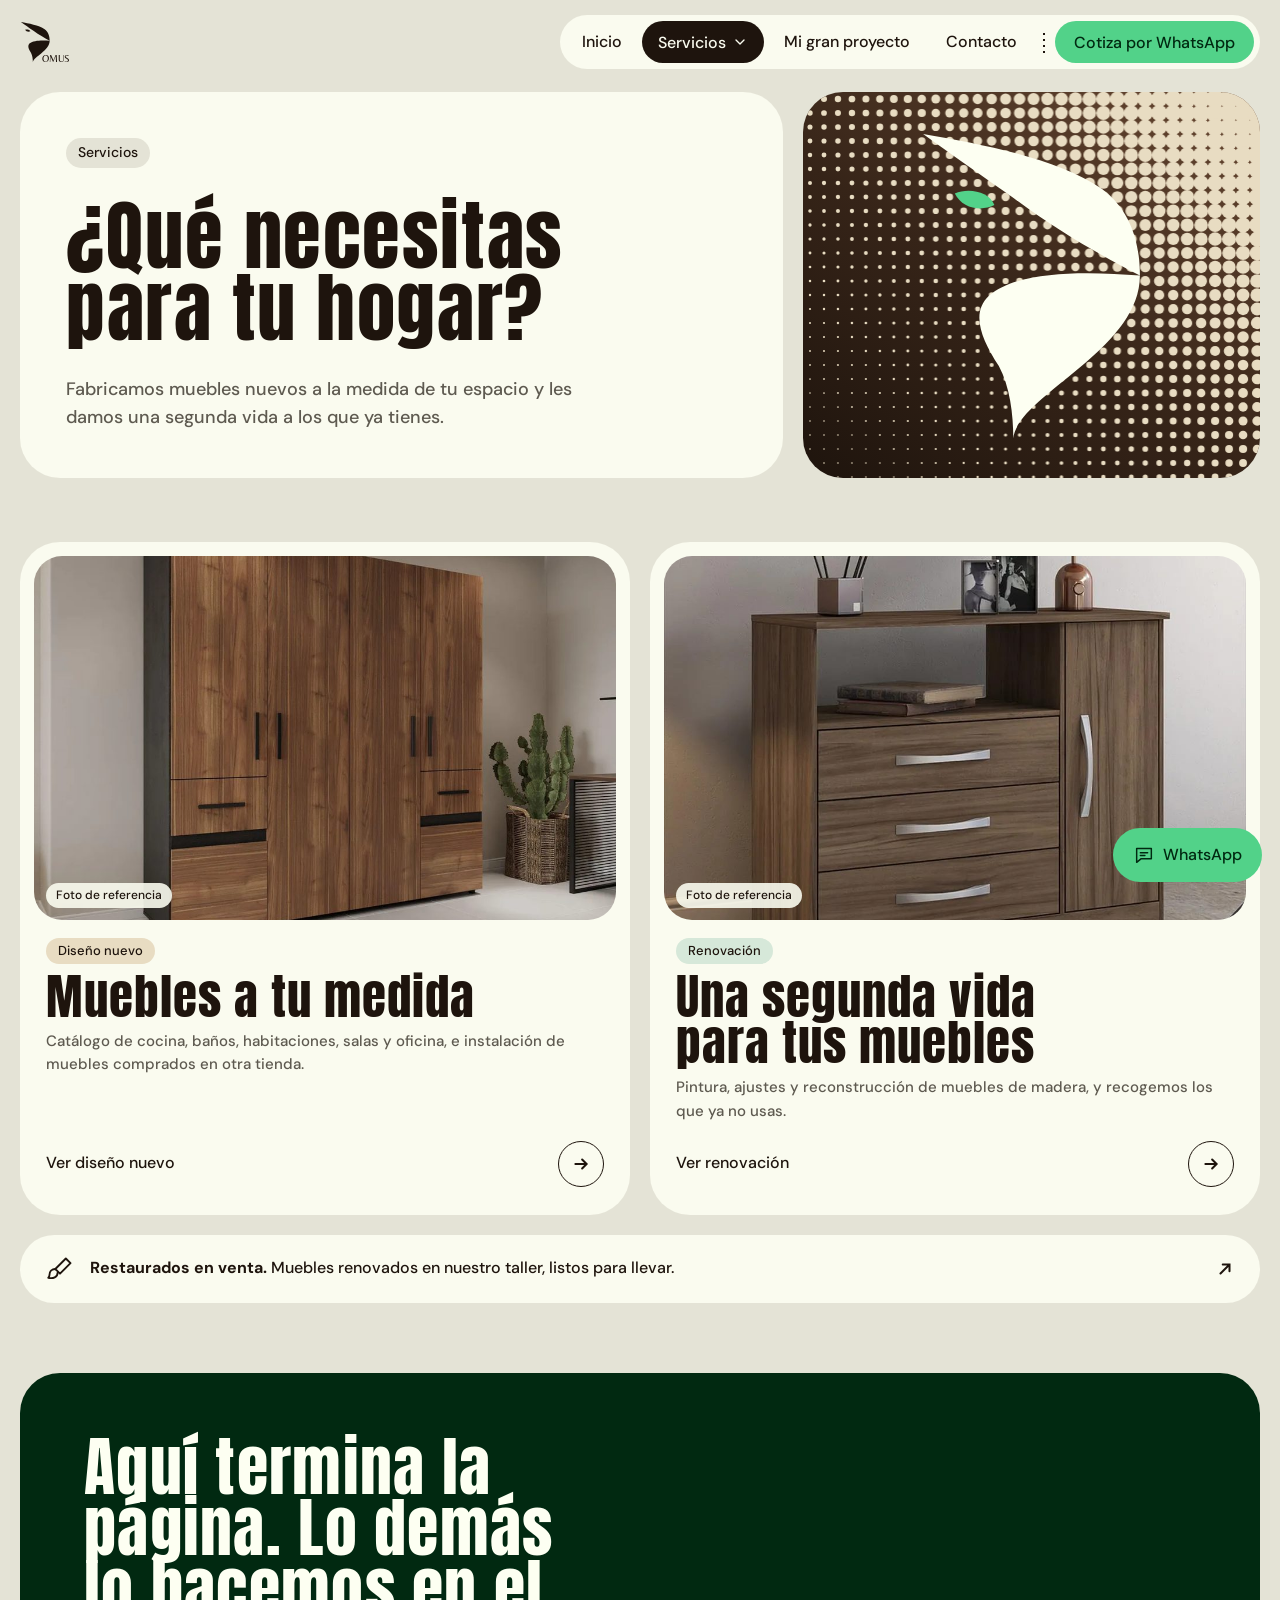
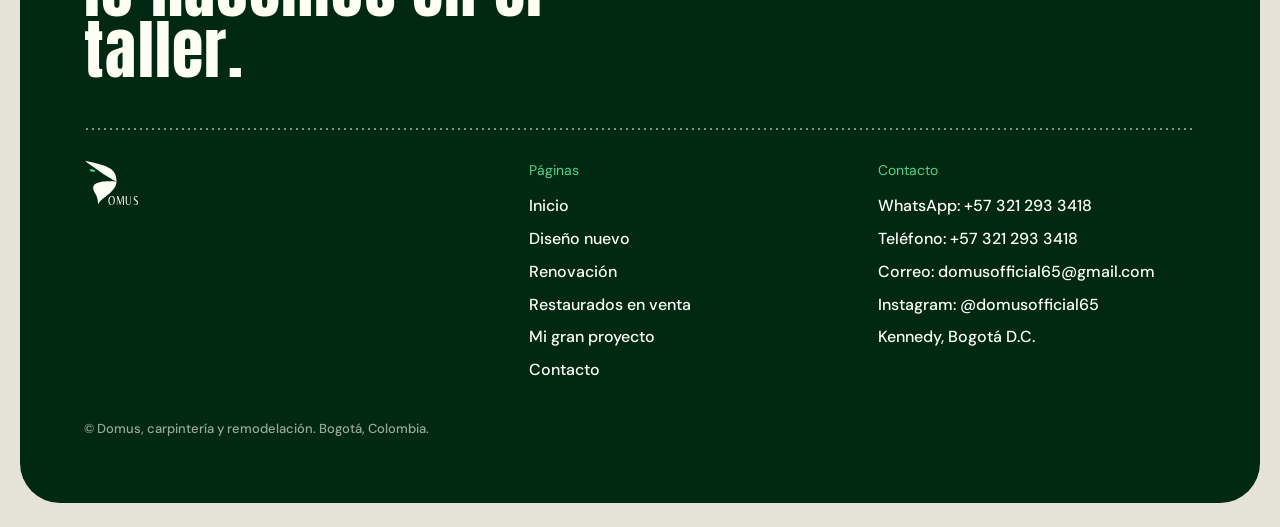
<file: servicios.html>
<!doctype html>
<html lang="es">
<head>
<meta charset="utf-8">
<meta name="viewport" content="width=device-width, initial-scale=1, viewport-fit=cover">
<title>Servicios · Domus</title>
<meta name="description" content="Muebles nuevos a medida y renovación de muebles de madera en Bogotá.">
<meta name="claude:viewport-fit-sides" content="cover">
<link rel="preconnect" href="https://fonts.googleapis.com"><link rel="preconnect" href="https://fonts.gstatic.com" crossorigin><link rel="stylesheet" href="https://fonts.googleapis.com/css2?family=Anton&family=Belleza&family=DM+Sans:opsz,wght@9..40,500&display=swap">
<link rel="stylesheet" href="assets/estilos.css">
<link rel="icon" href="assets/favicon.svg" type="image/svg+xml">
<link rel="icon" href="assets/favicon-32.png" sizes="32x32" type="image/png">
<link rel="apple-touch-icon" href="assets/icono-180.png">
<meta name="theme-color" content="#E4E3D6">
<meta property="og:site_name" content="Domus">
<meta property="og:title" content="Servicios · Domus">
<meta property="og:description" content="Muebles nuevos a medida y renovación de muebles de madera en Bogotá.">
<meta property="og:image" content="assets/compartir.png">
<meta property="og:type" content="website">
<meta property="og:locale" content="es_CO">
</head>
<body>
<header class="sitio-cabecera">
<div class="contenedor cabecera-fila">
<a class="logo-enlace" href="index.html" aria-label="Domus, ir al inicio"><svg viewBox="110 150 1130 920" role="img" aria-label="Domus" xmlns="http://www.w3.org/2000/svg"><path fill="currentColor" d="M130 170 C300 200 520 240 650 330 C730 390 760 480 760 582 C660 530 525 455 405 365 C300 290 205 225 130 170 Z"/><path fill="currentColor" d="M760 582 C600 568 405 568 322 640 C268 690 298 765 350 845 C382 905 392 985 392 1055 C405 930 760 800 760 582 Z"/><path fill="currentColor" d="M222 343 C262 326 322 337 337 377 C298 397 243 386 222 343 Z"/><text x="585" y="1040" fill="currentColor" font-family="Belleza, sans-serif" font-size="236" textLength="620" lengthAdjust="spacingAndGlyphs">OMUS</text></svg></a>
<button class="boton-menu" type="button" aria-expanded="false" aria-controls="menu-principal" aria-label="Abrir menú"><svg class="" viewBox="0 0 24 24" fill="none" stroke="currentColor" stroke-width="1.6" stroke-linecap="round" stroke-linejoin="round" aria-hidden="true"><path d="M4 7h16"/><path d="M4 12h16"/><path d="M4 17h16"/></svg></button>
<nav id="menu-principal" class="menu" aria-label="Principal">
<a href="index.html">Inicio</a>
<div class="menu-grupo activo">
<button class="menu-desplegar" type="button" aria-expanded="false" aria-controls="sub-servicios">Servicios <svg viewBox="0 0 24 24" fill="none" stroke="currentColor" stroke-width="2" stroke-linecap="round" stroke-linejoin="round" aria-hidden="true"><path d="M6 9l6 6 6-6"/></svg></button>
<div class="submenu" id="sub-servicios"><a href="servicios-nuevo.html"><strong>Diseño nuevo</strong><small>Catálogo a medida e instalación</small></a><a href="servicios-renovacion.html"><strong>Renovación</strong><small>Restauración y ofrece tu mueble</small></a><a href="restaurados.html"><strong>Restaurados en venta</strong><small>Muebles renovados listos para tu casa</small></a><a class="submenu-todo" href="servicios.html">Ver todos los servicios</a></div>
</div>
<a href="gran-proyecto.html">Mi gran proyecto</a>
<a href="contacto.html">Contacto</a>
<span class="divisor" aria-hidden="true"></span>
<a class="boton boton-principal" data-wa="Hola, quiero cotizar un mueble con Domus." href="contacto.html">Cotiza por WhatsApp</a>
</nav>
</div>
</header>
<main id="contenido">
<section class="contenedor portada" data-portada>
<div class="portada-rejilla portada-interior">
<div class="portada-texto">
<p class="miga"><span>Servicios</span></p>
<h1>¿Qué necesitas para tu hogar?</h1>
<div class="portada-pie">
<p class="intro">Fabricamos muebles nuevos a la medida de tu espacio y les damos una segunda vida a los que ya tienes.</p>


</div>
</div>
<div class="bloque-trama cafe"><canvas data-trama="#E8DCC2" aria-hidden="true"></canvas><div class="sello" aria-hidden="true"><svg class="" viewBox="110 150 670 920" ><path fill="currentColor" d="M130 170 C300 200 520 240 650 330 C730 390 760 480 760 582 C660 530 525 455 405 365 C300 290 205 225 130 170 Z"/><path fill="currentColor" d="M760 582 C600 568 405 568 322 640 C268 690 298 765 350 845 C382 905 392 985 392 1055 C405 930 760 800 760 582 Z"/><path fill="#52D289" d="M222 343 C262 326 322 337 337 377 C298 397 243 386 222 343 Z"/></svg></div></div>
</div>
</section>
<section class="contenedor" style="padding-bottom: clamp(40px, 5.5vw, 80px)">
<div class="tarjetas tarjetas-2">
<a class="tarjeta-servicio" href="servicios-nuevo.html">
<div class="foto"><img src="assets/fotos/closet.jpg" alt="Clóset de madera a medida" loading="lazy"><span>Foto de referencia</span></div>
<div class="texto"><span class="etiqueta">Diseño nuevo</span><h2>Muebles a tu medida</h2><p>Catálogo de cocina, baños, habitaciones, salas y oficina, e instalación de muebles comprados en otra tienda.</p><span class="ir">Ver diseño nuevo <i><svg viewBox="0 0 16 16" fill="none" stroke="currentColor" stroke-width="1.8" stroke-linecap="round" aria-hidden="true"><path d="M3 8h10M9 4l4 4-4 4"/></svg></i></span></div>
</a>
<a class="tarjeta-servicio" data-verde href="servicios-renovacion.html">
<div class="foto"><img src="assets/fotos/comoda.jpg" alt="Cómoda de madera" loading="lazy"><span>Foto de referencia</span></div>
<div class="texto"><span class="etiqueta">Renovación</span><h2>Una segunda vida para tus muebles</h2><p>Pintura, ajustes y reconstrucción de muebles de madera, y recogemos los que ya no usas.</p><span class="ir">Ver renovación <i><svg viewBox="0 0 16 16" fill="none" stroke="currentColor" stroke-width="1.8" stroke-linecap="round" aria-hidden="true"><path d="M3 8h10M9 4l4 4-4 4"/></svg></i></span></div>
</a>
</div>
<a class="linea-servicio" href="restaurados.html"><svg class="icono" viewBox="0 0 24 24" fill="none" stroke="currentColor" stroke-width="1.6" stroke-linecap="round" stroke-linejoin="round" aria-hidden="true"><path d="M17 3l4 4-9 9-4-4z"/><path d="M8 12c-3 0-5 2-5 5 0 1.5-1 2.5-1 2.5 4 1 8-.5 8-4.5"/></svg><span><strong>Restaurados en venta.</strong> Muebles renovados en nuestro taller, listos para llevar.</span><svg class="flecha" viewBox="0 0 16 16" fill="none" stroke="currentColor" stroke-width="1.8" stroke-linecap="round" aria-hidden="true"><path d="M4 12L12 4M6 4h6v6"/></svg></a>
</section>
</main>
<footer class="sitio-pie">
<div class="contenedor">
<div class="pie-tarjeta">
<p class="pie-cierre">Aquí termina la página. Lo demás lo hacemos en el taller.</p>
<div class="pie-rejilla">
<div><svg viewBox="110 150 1130 920" role="img" aria-label="Domus" xmlns="http://www.w3.org/2000/svg"><path fill="currentColor" d="M130 170 C300 200 520 240 650 330 C730 390 760 480 760 582 C660 530 525 455 405 365 C300 290 205 225 130 170 Z"/><path fill="currentColor" d="M760 582 C600 568 405 568 322 640 C268 690 298 765 350 845 C382 905 392 985 392 1055 C405 930 760 800 760 582 Z"/><path fill="#52D289" d="M222 343 C262 326 322 337 337 377 C298 397 243 386 222 343 Z"/><text x="585" y="1040" fill="currentColor" font-family="Belleza, sans-serif" font-size="236" textLength="620" lengthAdjust="spacingAndGlyphs">OMUS</text></svg></div>
<div>
<h3>Páginas</h3>
<ul>
<li><a href="index.html">Inicio</a></li>
<li><a href="servicios-nuevo.html">Diseño nuevo</a></li>
<li><a href="servicios-renovacion.html">Renovación</a></li>
<li><a href="restaurados.html">Restaurados en venta</a></li>
<li><a href="gran-proyecto.html">Mi gran proyecto</a></li>
<li><a href="contacto.html">Contacto</a></li>
</ul>
</div>
<div>
<h3>Contacto</h3>
<ul>
<li>WhatsApp: <span data-wa-numero>[número]</span></li>
<li>Teléfono: <span data-config="telefono">[Teléfono]</span></li>
<li>Correo: <span data-config="correo">[correo@dominio.com]</span></li>
<li>Instagram: <span data-config="instagram">[usuario]</span></li>
<li>Kennedy, Bogotá D.C.</li>
</ul>
</div>
</div>
<p class="pie-final">© Domus, carpintería y remodelación. Bogotá, Colombia.</p>
</div>
</div>
</footer>
<a class="flotante" data-wa="Hola, quiero más información sobre Domus." href="contacto.html" aria-label="Escríbenos por WhatsApp"><svg class="" viewBox="0 0 24 24" fill="none" stroke="currentColor" stroke-width="1.6" stroke-linecap="round" stroke-linejoin="round" aria-hidden="true"><path d="M4 5h16v11H9l-5 4z"/><path d="M8 9.5h8"/><path d="M8 12.5h5"/></svg><span>WhatsApp</span></a>
<script src="assets/config.js"></script>
<script src="assets/sitio.js"></script>
<script src="assets/trama.js"></script>
<script src="assets/movimiento.js"></script>
<script src="assets/isotipos.js"></script>

</body>
</html>
</file>
<file: assets/estilos.css>
/* Domus · estilos v3, adaptación del sistema "Caldera" a la marca Domus.
   Lienzo gris cálido, superficies crema sin sombras, radios de 40 px en tarjetas y píldoras en controles,
   títulos condensados gruesos a escala de cartel, un solo color fuerte (menta) para acciones y cifras,
   bosque con trama de puntos como firma visual de la portada, línea punteada como divisor. */
:root {
  --lienzo: #E4E3D6;       /* gris cálido de fondo (papel de taller) */
  --superficie: #FAFBEF;   /* tarjetas, crema Domus aclarada */
  --tinta: #1E140D;        /* texto, café casi negro */
  --tinta-suave: #5E5A50;
  --menta: #52D289;        /* único color fuerte: acciones y cifras */
  --menta-osc: #3FB873;
  --bosque: #012911;       /* firma: bloque con trama */
  --hoja: #446E4A;
  --arena: #E8DCC2;        /* etiquetas */
  --cafe: #362418;
  --crema: #FDFFF2;
  --display: 'Anton', 'Bebas Neue', Impact, 'Arial Narrow', sans-serif;
  --texto: 'DM Sans', 'Helvetica Neue', Arial, sans-serif;
  --r-tarjeta: 40px;
  --r-medio: 24px;
  --r-pildora: 800px;
  --ancho: 1280px;
  --curva: cubic-bezier(.2, .7, .2, 1);
  --rebote: cubic-bezier(.34, 1.45, .5, 1);
  --rapido: .18s;
  --medio: .35s;
  --punteada: radial-gradient(circle, var(--tinta) 0 .9px, transparent 1.2px);
  --ojo: url("data:image/svg+xml,%3Csvg xmlns='http://www.w3.org/2000/svg' viewBox='218 322 123 79'%3E%3Cpath d='M222 343 C262 326 322 337 337 377 C298 397 243 386 222 343 Z'/%3E%3C/svg%3E");
  color-scheme: light;
}
* { box-sizing: border-box; }
[hidden] { display: none !important; }
html { scroll-behavior: smooth; scroll-padding-top: 110px; }
body { margin: 0; background: var(--lienzo); color: var(--tinta); font: 500 16px/1.55 var(--texto); -webkit-font-smoothing: antialiased; }
body::before { content: ""; position: fixed; inset: 0 0 auto; height: env(safe-area-inset-top, 0px); z-index: 60; background: var(--lienzo); }
img { max-width: 100%; display: block; }
a { color: inherit; }
h1, h2, h3 { font-family: var(--display); font-weight: 400; letter-spacing: .02em; margin: 0; text-wrap: balance; }
p { margin: 0; }
:focus-visible { outline: 2px solid var(--tinta); outline-offset: 3px; border-radius: 6px; }
.sr { position: absolute; width: 1px; height: 1px; overflow: hidden; clip: rect(0 0 0 0); white-space: nowrap; }
.contenedor { width: 100%; max-width: calc(var(--ancho) + 2 * max(20px, env(safe-area-inset-left, 0px))); margin: 0 auto; padding-left: max(20px, env(safe-area-inset-left, 0px)); padding-right: max(20px, env(safe-area-inset-right, 0px)); }
.seccion { padding-block: clamp(40px, 5.5vw, 80px); }
.nota { font-size: 14px; color: var(--tinta-suave); }
.titulo { font-size: clamp(38px, 5vw, 70px); line-height: .95; }
.etiqueta { display: inline-flex; align-items: center; gap: 6px; padding: 4px 12px; border-radius: var(--r-pildora); background: var(--arena); font-size: 13px; line-height: 1.4; }
.punteada-h { height: 2px; background: var(--punteada) 0 50% / 6px 2px repeat-x; border: 0; margin: 0; }

/* ---------- Botones ---------- */
.boton { display: inline-flex; align-items: center; justify-content: center; gap: 10px; min-height: 50px; padding: 12px 24px; border-radius: var(--r-pildora); border: 1.5px solid transparent; font: 500 16px var(--texto); text-decoration: none; cursor: pointer; transition: background-color var(--rapido), color var(--rapido), transform var(--rapido); }
.boton:active { transform: scale(.97); }
.boton .flecha { width: 15px; height: 15px; transition: transform var(--medio) var(--curva); }
.boton:hover .flecha { transform: translate(3px, -3px); }
.boton-principal { background: var(--menta); color: var(--bosque); }
.boton-principal:hover { background: var(--menta-osc); }
.boton-borde { border-color: var(--tinta); color: var(--tinta); }
.boton-borde:hover { background: var(--tinta); color: var(--superficie); }
.boton-claro { border-color: var(--crema); color: var(--crema); }
.boton-claro:hover { background: var(--crema); color: var(--tinta); }
.acciones { display: flex; flex-wrap: wrap; gap: 12px; }

/* ---------- Cabecera: menú dentro de una píldora ---------- */
.sitio-cabecera { position: sticky; top: env(safe-area-inset-top, 0px); z-index: 40; background: var(--lienzo); transition: box-shadow var(--medio); }
.sitio-cabecera.compacta { box-shadow: 0 1px 0 rgba(30, 20, 13, .08); }
.cabecera-fila { display: flex; align-items: center; justify-content: space-between; gap: 16px; min-height: 84px; transition: min-height var(--medio) var(--curva); }
.compacta .cabecera-fila { min-height: 68px; }
.logo-enlace { display: inline-flex; color: var(--tinta); }
.logo-enlace svg { height: 42px; width: auto; }
.menu { display: flex; align-items: center; gap: 4px; padding: 6px; border-radius: var(--r-pildora); background: var(--superficie); }
.menu a:not(.boton) { display: inline-flex; align-items: center; min-height: 42px; padding: 0 16px; border-radius: var(--r-pildora); text-decoration: none; transition: background-color var(--rapido); }
.menu a:not(.boton):hover { background: var(--lienzo); }
.menu a[aria-current="page"] { background: var(--tinta); color: var(--superficie); }
.menu .divisor { width: 2px; height: 22px; margin: 0 6px; background: var(--punteada) 50% 0 / 2px 6px repeat-y; }
.menu .boton { min-height: 42px; padding: 8px 18px; }
.boton-menu { display: none; width: 50px; height: 50px; border: 0; border-radius: 50%; background: var(--superficie); color: var(--tinta); cursor: pointer; align-items: center; justify-content: center; }
.boton-menu svg { width: 22px; height: 22px; }
@media (max-width: 920px) {
  .boton-menu { display: inline-flex; }
  .menu { position: absolute; left: max(12px, env(safe-area-inset-left, 0px)); right: max(12px, env(safe-area-inset-right, 0px)); top: calc(100% - 6px); flex-direction: column; align-items: stretch; gap: 2px; padding: 10px; border-radius: 28px;
    clip-path: inset(0 0 100% 0 round 28px); visibility: hidden; transition: clip-path var(--medio) var(--curva), visibility 0s var(--medio); }
  .menu.abierto { clip-path: inset(0 0 0 0 round 28px); visibility: visible; transition: clip-path var(--medio) var(--curva); }
  .menu a:not(.boton) { min-height: 52px; font-size: 18px; }
  .menu .divisor { display: none; }
  .menu .boton { margin-top: 6px; min-height: 52px; }
}

/* ---------- Portada ---------- */
.portada-rejilla { display: grid; grid-template-columns: minmax(0, 1.08fr) minmax(0, .92fr); gap: 20px; align-items: stretch; padding-block: 8px clamp(40px, 5vw, 72px); }
.portada-texto { display: flex; flex-direction: column; justify-content: space-between; gap: 32px; padding: clamp(28px, 3.6vw, 48px); border-radius: var(--r-tarjeta); background: var(--superficie); min-width: 0; }
.portada h1 { font-size: clamp(54px, 7.8vw, 120px); line-height: .94; }
.portada h1 .rotar { color: var(--hoja); white-space: nowrap; }
.rotar-fijo { display: inline-grid; justify-items: start; }
.rotar-molde, .rotar-vivo { grid-area: 1 / 1; white-space: nowrap; }
.rotar-molde { visibility: hidden; padding-right: .12em; }
.cursor-texto { display: inline-block; width: .08em; height: .78em; margin-left: .05em; background: var(--menta); vertical-align: -.02em; animation: titilar 1s steps(1) infinite; }
@keyframes titilar { 50% { opacity: 0; } }
.portada-texto > .etiqueta { align-self: flex-start; }
.portada-pie { display: grid; gap: 22px; }
.portada .intro { max-width: 46ch; font-size: 18px; color: var(--tinta-suave); }
.bloque-trama { position: relative; border-radius: var(--r-tarjeta); overflow: hidden; min-height: 520px; background: linear-gradient(215deg, var(--hoja) 0%, #0B3B1E 45%, var(--bosque) 100%); isolation: isolate; }
.bloque-trama canvas[data-trama] { position: absolute; inset: 0; width: 100%; height: 100%; z-index: 0; }
.bloque-trama .escena { position: absolute; inset: 0; z-index: 1; }
.escena canvas, .escena-mueble canvas { position: absolute; inset: 0; width: 100%; height: 100%; display: block; cursor: grab; touch-action: pan-y; }
.escena canvas:active, .escena-mueble canvas:active { cursor: grabbing; }
.sombra { position: absolute; left: 50%; top: 84%; width: 30%; height: 6%; transform: translateX(-50%); border-radius: 50%; opacity: 0; background: radial-gradient(closest-side, rgba(0, 0, 0, .55), rgba(0, 0, 0, 0)); }
.pista { position: absolute; left: 24px; bottom: 20px; z-index: 2; font-size: 13px; padding: 5px 12px; border-radius: var(--r-pildora); background: rgba(250, 251, 239, .9); color: var(--tinta); transition: opacity .6s; pointer-events: none; }
.pista.oculta { opacity: 0; }
.respaldo { position: absolute; inset: 14%; width: 72%; height: 72%; color: var(--crema); }

/* ---------- Cinta: tarjeta con divisores punteados ---------- */
.cinta { border-radius: var(--r-tarjeta); background: var(--superficie); overflow: hidden; padding-block: 26px; }
.cinta-mover { display: flex; width: max-content; animation: cinta 55s linear infinite; }
.cinta:hover .cinta-mover, .cinta.en-pausa .cinta-mover { animation-play-state: paused; }
.cinta-pista { display: flex; align-items: center; margin: 0; padding: 0; list-style: none; }
.cinta-pista li { font-family: var(--display); font-size: clamp(26px, 3vw, 40px); letter-spacing: .02em; white-space: nowrap; padding: 0 32px; position: relative; }
.cinta-pista li::after { content: ""; position: absolute; right: 0; top: 10%; bottom: 10%; width: 2px; background: var(--punteada) 50% 0 / 2px 6px repeat-y; }
@keyframes cinta { to { transform: translateX(-50%); } }
.quieto .cinta-mover { animation: none; }
.quieto .cinta { overflow-x: auto; }

/* ---------- Declaración y cifras ---------- */
.declaracion-rejilla { display: grid; grid-template-columns: minmax(0, 1.25fr) minmax(0, .75fr); gap: 20px; }
.tarjeta { border-radius: var(--r-tarjeta); background: var(--superficie); padding: clamp(28px, 3.4vw, 40px); min-width: 0; }
.lema { font-size: clamp(60px, 8.6vw, 148px); line-height: .9; }
.o-ojo { display: inline-block; width: .52em; height: .32em; margin: 0 .03em; background: var(--hoja); vertical-align: .1em; -webkit-mask: var(--ojo) center / contain no-repeat; mask: var(--ojo) center / contain no-repeat; transform-origin: 50% 60%; }
.o-ojo.parpadea { animation: parpadeo .5s var(--curva); }
@keyframes parpadeo { 0%, 100% { transform: scaleY(1); } 40% { transform: scaleY(.1); } }
.historia { display: grid; grid-template-columns: 1fr 1fr; gap: 20px 32px; margin-top: 36px; padding-top: 28px; position: relative; }
.historia::before { content: ""; position: absolute; left: 0; right: 0; top: 0; height: 2px; background: var(--punteada) 0 50% / 6px 2px repeat-x; }
.historia p { color: var(--tinta-suave); }
.historia .firma { grid-column: 1 / -1; color: var(--tinta); }
.cifras { display: grid; gap: 20px; grid-template-rows: 1fr 1fr auto; }
.cifra { border-radius: var(--r-tarjeta); background: var(--menta); color: var(--bosque); padding: 32px 36px; display: flex; flex-direction: column; justify-content: space-between; gap: 18px; }
.cifra > span { font-size: 15px; }
.cifra b { font-family: var(--display); font-weight: 400; font-size: clamp(64px, 7.2vw, 108px); line-height: .9; letter-spacing: .02em; font-variant-numeric: tabular-nums; }
.frase { border-radius: var(--r-tarjeta); background: var(--bosque); color: var(--crema); padding: 28px 36px; font-family: var(--display); font-size: clamp(26px, 2.4vw, 34px); line-height: 1.1; letter-spacing: .02em; }

/* ---------- Servicios ---------- */
.encabezado { display: flex; flex-wrap: wrap; align-items: end; justify-content: space-between; gap: 16px 40px; margin-bottom: 24px; }
.encabezado p { max-width: 42ch; color: var(--tinta-suave); }
.tarjetas { display: grid; grid-template-columns: repeat(4, minmax(0, 1fr)); gap: 20px; }
.tarjeta-servicio { display: flex; flex-direction: column; gap: 18px; padding: 14px 14px 28px; border-radius: var(--r-tarjeta); background: var(--superficie); text-decoration: none; transition: background-color var(--medio); }
.tarjeta-servicio:hover { background: #FFFFF6; }
.tarjeta-servicio .foto { position: relative; aspect-ratio: 1 / 1; border-radius: 28px; overflow: hidden; background: var(--arena); }
.tarjeta-servicio .foto img { width: 100%; height: 100%; object-fit: cover; transition: transform .9s var(--curva); }
.tarjeta-servicio:hover .foto img { transform: scale(1.06); }
.tarjeta-servicio .foto > span { position: absolute; left: 12px; bottom: 12px; font-size: 12px; padding: 3px 10px; border-radius: var(--r-pildora); background: rgba(250, 251, 239, .9); }
.tarjeta-servicio .texto { display: flex; flex-direction: column; gap: 10px; padding: 0 12px; flex: 1; }
.tarjeta-servicio .etiqueta { align-self: flex-start; }
.tarjeta-servicio[data-verde] .etiqueta { background: #D6E8D9; }
.tarjeta-servicio h3 { font-size: 28px; line-height: 1; }
.tarjeta-servicio p { color: var(--tinta-suave); font-size: 15px; }
.tarjeta-servicio .ir { margin-top: auto; padding-top: 8px; display: inline-flex; align-items: center; justify-content: space-between; gap: 10px; }
.tarjeta-servicio .ir i { width: 46px; height: 46px; border-radius: 50%; border: 1.5px solid var(--tinta); display: grid; place-items: center; transition: background-color var(--rapido), border-color var(--rapido), transform var(--medio) var(--rebote); }
.tarjeta-servicio:hover .ir i { background: var(--menta); border-color: var(--menta); transform: rotate(-45deg); }
.tarjeta-servicio .ir svg { width: 18px; height: 18px; }

/* ---------- Prueba tu medida ---------- */
.prueba { display: grid; grid-template-columns: minmax(0, .82fr) minmax(0, 1.18fr); gap: 20px; }
.prueba-texto { display: flex; flex-direction: column; gap: 22px; }
.prueba-texto > p { color: var(--tinta-suave); }
.control { display: grid; gap: 10px; font-size: 15px; }
.control-fila { display: flex; justify-content: space-between; align-items: baseline; }
.control output { font-family: var(--display); font-size: 40px; letter-spacing: .02em; line-height: 1; font-variant-numeric: tabular-nums; }
input[type="range"] { -webkit-appearance: none; appearance: none; width: 100%; height: 34px; background: transparent; cursor: pointer; }
input[type="range"]::-webkit-slider-runnable-track { height: 10px; border-radius: 10px; background: linear-gradient(var(--menta), var(--menta)) 0 / var(--lleno, 50%) 100% no-repeat, var(--lienzo); }
input[type="range"]::-moz-range-track { height: 10px; border-radius: 10px; background: var(--lienzo); }
input[type="range"]::-moz-range-progress { height: 10px; border-radius: 10px; background: var(--menta); }
input[type="range"]::-webkit-slider-thumb { -webkit-appearance: none; width: 30px; height: 30px; margin-top: -10px; border-radius: 50%; background: var(--tinta); border: 4px solid var(--superficie); transition: transform var(--rapido) var(--rebote); }
input[type="range"]::-moz-range-thumb { width: 24px; height: 24px; border-radius: 50%; background: var(--tinta); border: 4px solid var(--superficie); }
input[type="range"]:active::-webkit-slider-thumb { transform: scale(1.2); }
.chips { display: flex; flex-wrap: wrap; gap: 8px; }
.chip { display: inline-flex; align-items: center; gap: 8px; min-height: 44px; padding: 8px 16px; border-radius: var(--r-pildora); border: 1.5px solid transparent; background: var(--lienzo); color: var(--tinta); font: 500 14px var(--texto); cursor: pointer; transition: border-color var(--rapido), transform var(--rapido) var(--rebote); }
.chip i { width: 16px; height: 16px; border-radius: 50%; box-shadow: inset 0 0 0 1px rgba(30, 20, 13, .2); }
.chip:active { transform: scale(.94); }
.chip[aria-pressed="true"] { border-color: var(--tinta); }
.resumen { display: grid; gap: 14px; justify-items: start; padding-top: 22px; margin-top: auto; position: relative; }
.resumen::before { content: ""; position: absolute; left: 0; right: 0; top: 0; height: 2px; background: var(--punteada) 0 50% / 6px 2px repeat-x; }
.escena-mueble { position: relative; border-radius: var(--r-tarjeta); overflow: hidden; min-height: 460px; background-color: var(--superficie); background-image: var(--punteada); background-size: 22px 22px; background-position: center; }
.escena-mueble .sombra { top: 73%; width: 40%; height: 7%; opacity: 1; background: radial-gradient(closest-side, rgba(30, 20, 13, .25), rgba(30, 20, 13, 0)); transition: width var(--medio) var(--curva); }
.escena-mueble .cota { position: absolute; left: 24px; top: 22px; z-index: 2; }
.escena-mueble .respaldo { color: var(--tinta); }

/* ---------- Proceso ---------- */
.pasos-linea { position: relative; list-style: none; margin: 0; padding: 0; display: grid; grid-template-columns: repeat(var(--n, 4), minmax(0, 1fr)); gap: 20px; counter-reset: paso; }
.pasos-linea li { counter-increment: paso; display: flex; flex-direction: column; gap: 10px; padding: 32px; border-radius: var(--r-tarjeta); background: var(--superficie); min-height: 270px; transition: background-color var(--medio), color var(--medio); }
.pasos-linea li::before { content: "0" counter(paso); font-family: var(--display); font-size: 80px; line-height: .9; letter-spacing: .02em; margin-bottom: auto; color: rgba(30, 20, 13, .18); transition: color var(--medio); }
.pasos-linea li.activo { background: var(--menta); color: var(--bosque); }
.pasos-linea li.activo::before { color: var(--bosque); }
.pasos-linea strong { font-family: var(--display); font-weight: 400; font-size: 28px; line-height: 1.05; letter-spacing: .02em; }
.pasos-linea p { font-size: 15px; color: inherit; opacity: .8; }

/* ---------- Mi gran proyecto ---------- */
.banda { display: grid; grid-template-columns: minmax(0, 1fr) auto; align-items: end; gap: 28px 48px; border-radius: var(--r-tarjeta); background: var(--tinta); color: var(--crema); padding: clamp(32px, 5vw, 64px); }
.banda .etiqueta { background: var(--menta); color: var(--bosque); }
.banda h2 { font-size: clamp(44px, 5.4vw, 84px); line-height: .94; margin-top: 18px; max-width: 13ch; }
.banda p { margin-top: 18px; max-width: 52ch; color: rgba(253, 255, 242, .76); }

/* ---------- Taller ---------- */
.taller { display: grid; grid-template-columns: minmax(0, 1fr) minmax(0, 1fr); gap: 20px; }
.taller .tarjeta:first-child { display: flex; flex-direction: column; gap: 22px; justify-content: space-between; }
.ficha-datos { margin: 0; display: grid; }
.ficha-datos div { display: grid; grid-template-columns: 8.5rem minmax(0, 1fr); gap: 16px; padding: 16px 0; position: relative; }
.ficha-datos div + div::before { content: ""; position: absolute; left: 0; right: 0; top: 0; height: 2px; background: var(--punteada) 0 50% / 6px 2px repeat-x; }
.ficha-datos dt { color: var(--tinta-suave); font-size: 14px; }
.ficha-datos dd { margin: 0; overflow-wrap: anywhere; }

/* ---------- Pie ---------- */
.sitio-pie { padding-block: 0 calc(24px + env(safe-area-inset-bottom, 0px)); }
.pie-tarjeta { border-radius: var(--r-tarjeta); background: var(--bosque); color: var(--crema); padding: clamp(32px, 5vw, 64px); }
.pie-cierre { font-family: var(--display); font-size: clamp(36px, 5vw, 74px); line-height: .95; letter-spacing: .02em; max-width: 16ch; }
.pie-rejilla { display: grid; grid-template-columns: 1.3fr 1fr 1fr; gap: 32px; margin-top: 48px; padding-top: 32px; position: relative; }
.pie-rejilla::before { content: ""; position: absolute; left: 0; right: 0; top: 0; height: 2px; background: radial-gradient(circle, var(--crema) 0 .9px, transparent 1.2px) 0 50% / 6px 2px repeat-x; opacity: .5; }
.pie-rejilla svg { height: 46px; width: auto; color: var(--crema); }
.pie-rejilla h3 { font-family: var(--texto); font-size: 14px; letter-spacing: 0; color: var(--menta); margin-bottom: 12px; }
.pie-rejilla ul { list-style: none; margin: 0; padding: 0; display: grid; gap: 8px; }
.pie-rejilla a { text-decoration: none; }
.pie-rejilla a:hover { text-decoration: underline; text-underline-offset: 4px; }
.pie-final { margin-top: 36px; font-size: 13px; color: rgba(253, 255, 242, .6); }

/* ---------- Botón flotante ---------- */
.flotante { position: fixed; right: max(18px, calc(env(safe-area-inset-right, 0px) + 12px)); bottom: max(18px, calc(env(safe-area-inset-bottom, 0px) + 12px)); z-index: 35; display: inline-flex; align-items: center; gap: 8px; min-height: 54px; padding: 12px 20px; border-radius: var(--r-pildora); background: var(--menta); color: var(--bosque); text-decoration: none; transition: transform var(--medio) var(--rebote); }
.flotante:hover { transform: translateY(-3px); }
.flotante svg { width: 22px; height: 22px; }

/* ---------- Persiana entre páginas ---------- */
.persiana { position: fixed; inset: 0; z-index: 100; display: grid; grid-template-columns: repeat(7, 1fr); pointer-events: none; --p: var(--bosque); }
.persiana[data-tema="cafe"] { --p: var(--tinta); }
.persiana span { background: var(--p); transform: scaleY(0); transform-origin: 50% 100%; transition: transform .34s var(--curva); transition-delay: calc(var(--i) * 22ms); margin-right: -1px; }
.persiana.cerrando { pointer-events: auto; }
.persiana.cerrando span { transform: scaleY(1); }
.persiana.abriendo span { transform: scaleY(0); transform-origin: 50% 0%; transition-duration: .38s; }
.persiana-logo { position: absolute; left: 50%; top: 50%; width: 54px; transform: translate(-50%, -50%); fill: var(--crema); opacity: 0; transition: opacity .15s; }
.persiana-logo path { transform-box: fill-box; transform-origin: center; transition: transform .3s var(--rebote); }
.persiana-logo path:nth-child(1) { transform: translate(-260px, -220px) rotate(14deg); }
.persiana-logo path:nth-child(2) { transform: translate(260px, 220px) rotate(-12deg); }
.persiana-logo .ojo { fill: var(--menta); transform: scale(0); }
.persiana.cerrando .persiana-logo { opacity: 1; transition-delay: .12s; }
.persiana.cerrando .persiana-logo path { transform: none; transition-delay: .14s; }
.persiana.abriendo .persiana-logo { opacity: 0; transition-delay: 0s; }
.sin-transicion, .sin-transicion * { transition: none !important; }


/* ---------- Así se arma (aparador que se desarma con el scroll) ---------- */
.despiece { height: 260vh; position: relative; margin-bottom: clamp(40px, 5.5vw, 80px); }
.despiece-pegado { position: sticky; top: 96px; height: calc(100vh - 116px); min-height: 520px; display: grid; grid-template-columns: minmax(0, .75fr) minmax(0, 1.25fr); gap: 20px; }
.despiece-texto { display: flex; flex-direction: column; gap: 20px; }
.despiece-texto > p { color: var(--tinta-suave); }
.despiece-texto .titulo { font-size: clamp(38px, 3.8vw, 58px); }
.despiece-texto { overflow: hidden; }
.piezas { list-style: none; margin: auto 0 0; padding: 0; display: grid; gap: 8px; counter-reset: pieza; }
.piezas li { counter-increment: pieza; display: flex; align-items: center; gap: 12px; padding: 10px 16px; border-radius: var(--r-pildora); background: var(--lienzo); transition: background-color var(--medio), color var(--medio); }
.piezas li::before { content: counter(pieza); font-family: var(--display); font-size: 20px; width: 1.4em; }
.piezas li.activa { background: var(--menta); color: var(--bosque); }
.despiece-escena { position: relative; border-radius: var(--r-tarjeta); overflow: hidden; background-color: var(--superficie); background-image: var(--punteada); background-size: 22px 22px; }
.despiece-escena canvas { position: absolute; inset: 0; width: 100%; height: 100%; display: block; }
.rotulos { position: absolute; inset: 0; pointer-events: none; }
.rotulo { position: absolute; left: 0; top: 0; white-space: nowrap; font-size: 13px; padding: 5px 12px; border-radius: var(--r-pildora); background: var(--tinta); color: var(--superficie); opacity: 0; will-change: transform; }
.pista-scroll { position: absolute; left: 50%; bottom: 20px; transform: translateX(-50%); font-size: 13px; padding: 5px 14px; border-radius: var(--r-pildora); background: var(--lienzo); transition: opacity var(--medio); }
.desarmado .pista-scroll { opacity: 0; }
.despiece.quieta, .despiece.sin-3d { height: auto; }
.despiece.quieta .despiece-pegado, .despiece.sin-3d .despiece-pegado { position: static; height: auto; }
.despiece.quieta .despiece-escena { min-height: 460px; }
.despiece.sin-3d .despiece-escena { display: none; }
.despiece.sin-3d .despiece-pegado { grid-template-columns: minmax(0, 1fr); }

/* ---------- Antes y después ---------- */
.antes-despues { display: grid; grid-template-columns: minmax(0, .75fr) minmax(0, 1.25fr); gap: 20px; }
.antes-texto { display: flex; flex-direction: column; gap: 20px; align-items: flex-start; }
.antes-texto > p { color: var(--tinta-suave); }
.antes-texto .nota { margin-top: auto; }
.comparador { --corte: 50%; position: relative; border-radius: var(--r-tarjeta); overflow: hidden; min-height: 460px; user-select: none; isolation: isolate; }
.comparador > div { position: absolute; inset: 0; display: grid; place-items: center; }
.capa-despues { background: var(--superficie); }
.capa-antes { background-color: #D3CCBC; background-image: radial-gradient(circle, rgba(30, 20, 13, .18) 0 1px, transparent 1.4px); background-size: 9px 9px; clip-path: inset(0 calc(100% - var(--corte)) 0 0); }
.comparador img { width: 100%; height: 100%; object-fit: contain; }
.capa-antes img { filter: saturate(.55) contrast(.92); }
.marca { position: absolute; top: 22px; z-index: 2; font-size: 13px; padding: 5px 12px; border-radius: var(--r-pildora); }
.marca-antes { left: 22px; background: var(--tinta); color: var(--superficie); }
.marca-despues { right: 22px; background: var(--menta); color: var(--bosque); }
.manija { position: absolute; top: 0; bottom: 0; left: var(--corte); z-index: 2; width: 2px; background: var(--tinta); transform: translateX(-1px); pointer-events: none; }
.manija svg { position: absolute; top: 50%; left: 50%; width: 52px; height: 52px; padding: 13px; transform: translate(-50%, -50%); border-radius: 50%; background: var(--menta); color: var(--bosque); transition: transform var(--rapido) var(--rebote); }
.comparador:active .manija svg { transform: translate(-50%, -50%) scale(1.1); }
.comparador input[type="range"] { position: absolute; inset: 0; z-index: 3; width: 100%; height: 100%; margin: 0; opacity: 0; cursor: ew-resize; touch-action: pan-y; }
.comparador input[type="range"]:focus-visible ~ .manija svg, .comparador:focus-within .manija svg { outline: 2px solid var(--tinta); outline-offset: 3px; }
.comparador.sin-imagen .capa-antes, .comparador.sin-imagen .capa-despues { background: var(--arena); }

@media (max-width: 920px) {
  .despiece { height: 220vh; }
  .despiece-pegado { grid-template-columns: minmax(0, 1fr); grid-template-rows: auto minmax(0, 1fr); top: 80px; height: calc(100vh - 96px); min-height: 0; gap: 12px; }
  .despiece-texto { gap: 10px; padding: 22px 24px; }
  .despiece-texto .titulo { font-size: 34px; }
  .despiece-texto > p { font-size: 14px; }
  .piezas { display: none; }
  .despiece.quieta .despiece-pegado { grid-template-rows: none; }
  .despiece.quieta .despiece-escena { min-height: 0; aspect-ratio: 1 / 1; }
  .antes-despues { grid-template-columns: minmax(0, 1fr); }
  .comparador { min-height: 0; aspect-ratio: 4 / 3; }
  .rotulo { font-size: 11px; padding: 4px 9px; }
}


/* =========================================================
   Páginas interiores (v3)
   ========================================================= */
.oculto-visual { position: absolute; width: 1px; height: 1px; overflow: hidden; clip: rect(0 0 0 0); white-space: nowrap; }
.bloque { padding-bottom: clamp(40px, 5.5vw, 80px); }
.icono { width: 34px; height: 34px; color: var(--tinta); flex-shrink: 0; }
.boton-chico { min-height: 44px; padding: 9px 18px; font-size: 15px; }
.boton[aria-disabled="true"] { opacity: .5; cursor: not-allowed; }
.boton.listo { background: var(--bosque); color: var(--menta); }
.enlace { text-decoration: underline; text-underline-offset: 5px; text-decoration-thickness: 1.5px; }
.lista { list-style: none; margin: 0; padding: 0; display: grid; gap: 10px; }
.lista li { position: relative; padding-left: 26px; }
.lista li::before { content: ""; position: absolute; left: 0; top: .6em; width: 12px; height: 12px; border-radius: 50%; background: var(--menta); }
.dos { display: grid; grid-template-columns: minmax(0, 1fr) minmax(0, 1fr); gap: 20px; }
.dos.ancho-izq { grid-template-columns: minmax(0, .8fr) minmax(0, 1.2fr); }
.tarjeta.columna { display: flex; flex-direction: column; gap: 20px; align-items: flex-start; }
.tarjeta.columna > p { color: var(--tinta-suave); }
.tarjeta.oscura { background: var(--tinta); color: var(--crema); }

/* Menú: grupo de Servicios con submenú */
.menu-grupo { position: relative; }
.menu-desplegar { display: inline-flex; align-items: center; gap: 6px; min-height: 42px; padding: 0 16px; border: 0; border-radius: var(--r-pildora); background: transparent; color: var(--tinta); font: 500 16px var(--texto); cursor: pointer; transition: background-color var(--rapido); }
.menu-desplegar:hover { background: var(--lienzo); }
.menu-grupo.activo .menu-desplegar { background: var(--tinta); color: var(--superficie); }
.menu-desplegar svg { width: 16px; height: 16px; transition: transform var(--medio) var(--curva); }
.menu-grupo.abierto .menu-desplegar svg { transform: rotate(180deg); }
.submenu { position: absolute; top: calc(100% + 14px); left: -6px; min-width: 320px; z-index: 45; display: flex; flex-direction: column; gap: 2px; padding: 8px; border-radius: 28px; background: var(--superficie); opacity: 0; visibility: hidden; transform: translateY(-6px); transition: opacity var(--rapido), transform var(--medio) var(--curva), visibility 0s var(--medio); }
.menu-grupo.abierto .submenu { opacity: 1; visibility: visible; transform: none; transition: opacity var(--rapido), transform var(--medio) var(--curva); }
.submenu a { display: grid !important; gap: 2px; min-height: 0 !important; padding: 12px 16px !important; border-radius: 20px !important; }
.submenu a:hover, .submenu a[aria-current="page"] { background: var(--lienzo) !important; color: var(--tinta) !important; }
.submenu strong { font-weight: 500; }
.submenu small { font-size: 13px; color: var(--tinta-suave); }
.submenu .submenu-todo { font-size: 14px; color: var(--tinta-suave); }
@media (max-width: 920px) {
  .menu-desplegar { width: 100%; justify-content: space-between; min-height: 52px; font-size: 18px; }
  .submenu { position: static; min-width: 0; display: none; opacity: 1; visibility: visible; transform: none; padding: 0 0 6px 10px; background: transparent; }
  .menu-grupo.abierto .submenu { display: flex; }
}

/* Portadas de páginas interiores: tarjeta de texto y bloque con trama */
.portada-interior { grid-template-columns: minmax(0, 1.25fr) minmax(0, .75fr); }
.portada-interior h1 { font-size: clamp(46px, 6vw, 92px); }
.portada-interior .bloque-trama { min-height: 380px; }
.bloque-trama.cafe { background: linear-gradient(215deg, #6B4A33 0%, var(--cafe) 55%, #1E140D 100%); }
.bloque-trama .sello { position: absolute; inset: 0; z-index: 1; display: grid; place-items: center; pointer-events: none; }
.bloque-trama .sello svg { width: 54%; max-width: 250px; max-height: 82%; height: auto; color: var(--crema); }
.bloque-trama .foto-portada { position: absolute; inset: 18px; z-index: 1; border-radius: 26px; overflow: hidden; }
.bloque-trama .foto-portada img { width: 100%; height: 100%; object-fit: cover; }
.bloque-trama .foto-portada span { position: absolute; left: 12px; bottom: 12px; font-size: 12px; padding: 3px 10px; border-radius: var(--r-pildora); background: rgba(250, 251, 239, .9); }
.miga { display: inline-flex; flex-wrap: wrap; gap: 6px; align-items: center; align-self: flex-start; font-size: 14px; }
.miga a { padding: 4px 12px; border-radius: var(--r-pildora); background: var(--arena); text-decoration: none; }
.miga a:hover { background: #DCCDAE; }
.miga span { padding: 4px 12px; border-radius: var(--r-pildora); background: var(--lienzo); }
.subnav { display: flex; flex-wrap: wrap; gap: 8px; }
.subnav a { display: inline-flex; align-items: center; min-height: 44px; padding: 8px 16px; border-radius: var(--r-pildora); border: 1.5px solid var(--tinta); text-decoration: none; font-size: 15px; transition: background-color var(--rapido), color var(--rapido); }
.subnav a:hover { background: var(--tinta); color: var(--superficie); }

/* Tarjetas grandes de Servicios */
.tarjetas-2 { grid-template-columns: repeat(2, minmax(0, 1fr)); }
.tarjetas-2 .tarjeta-servicio .foto { aspect-ratio: 16 / 10; }
.tarjetas-2 .tarjeta-servicio h2 { font-size: clamp(34px, 3.8vw, 52px); line-height: .95; }
.linea-servicio { display: flex; align-items: center; gap: 16px; margin-top: 20px; padding: 20px 26px; border-radius: var(--r-pildora); background: var(--superficie); text-decoration: none; transition: background-color var(--medio); }
.linea-servicio:hover { background: var(--menta); }
.linea-servicio span { flex: 1; min-width: 0; }
.linea-servicio .icono { width: 28px; height: 28px; }
.linea-servicio .flecha { width: 18px; height: 18px; }

/* Catálogo */
.catalogo-tarjeta .encabezado { margin-bottom: 18px; }
.buscador { display: grid; gap: 8px; margin-bottom: 22px; max-width: 560px; }
.buscador label { font-size: 15px; }
.campo-buscar { position: relative; }
.campo-buscar svg { position: absolute; left: 22px; top: 50%; transform: translateY(-50%); width: 20px; height: 20px; color: var(--tinta-suave); pointer-events: none; }
.campo-buscar input[type="search"] { padding-left: 54px; }
.resultado-busqueda { font-size: 14px; color: var(--tinta-suave); min-height: 1.5em; }
.categorias { display: grid; gap: 10px; }
.categoria { border-radius: 30px; background: var(--lienzo); overflow: hidden; transition: background-color var(--medio); }
.categoria[open] { background: #EDECE1; }
.categoria > summary { list-style: none; cursor: pointer; display: flex; align-items: center; gap: 16px; padding: 20px 26px; min-height: 76px; font-family: var(--display); font-size: clamp(24px, 2.8vw, 36px); letter-spacing: .02em; line-height: 1; }
.categoria > summary::-webkit-details-marker { display: none; }
.categoria > summary .cuenta { margin-left: auto; font-family: var(--texto); font-size: 13px; letter-spacing: 0; padding: 4px 12px; border-radius: var(--r-pildora); background: var(--superficie); white-space: nowrap; }
.categoria > summary .flecha { width: 44px; height: 44px; padding: 11px; border-radius: 50%; background: var(--tinta); color: var(--superficie); flex-shrink: 0; transition: transform var(--medio) var(--curva), background-color var(--rapido); }
.categoria > summary:hover .flecha { background: var(--hoja); }
.categoria[open] > summary .flecha { transform: rotate(180deg); background: var(--menta); color: var(--bosque); }
.categoria-cuerpo { padding: 2px 16px 18px; display: grid; gap: 14px; grid-template-columns: repeat(auto-fill, minmax(min(100%, 240px), 1fr)); }
.mueble { display: flex; flex-direction: column; gap: 8px; padding: 12px 12px 20px; border-radius: 30px; background: var(--superficie); min-width: 0; }
.mueble .foto, .producto .foto { position: relative; aspect-ratio: 1 / 1; border-radius: 22px; overflow: hidden; background: var(--arena); display: flex; align-items: flex-end; padding: 10px; }
.mueble .foto img, .producto .foto img { position: absolute; inset: 0; width: 100%; height: 100%; object-fit: cover; transition: transform .9s var(--curva); }
.mueble:hover .foto img { transform: scale(1.06); }
.mueble .foto > span, .producto .foto > span:not(.sello) { position: relative; z-index: 1; font-size: 12px; padding: 3px 10px; border-radius: var(--r-pildora); background: rgba(250, 251, 239, .9); }
.mueble h3 { font-size: 25px; line-height: 1; margin-top: 6px; padding: 0 6px; }
.mueble p { font-size: 14px; color: var(--tinta-suave); padding: 0 6px; }
.mueble .precio { color: var(--tinta); font-size: 15px; }
.mueble .boton { margin: auto 6px 0; align-self: flex-start; }
.sin-resultados { display: grid; gap: 12px; justify-items: start; margin-top: 12px; padding: 26px; border-radius: 30px; background: var(--lienzo); }

/* Foto con paralaje dentro de su tarjeta */
.foto-tarjeta { position: relative; border-radius: var(--r-tarjeta); overflow: hidden; min-height: 420px; background: var(--arena); }
.foto-tarjeta img { position: absolute; left: 0; width: 100%; top: -8%; height: 116%; object-fit: cover; transform: translateY(var(--desplazar, 0px)); }
.foto-tarjeta span { position: absolute; left: 18px; bottom: 18px; font-size: 12px; padding: 3px 10px; border-radius: var(--r-pildora); background: rgba(250, 251, 239, .9); }

/* Desplegables */
.desplegables { display: grid; gap: 10px; }
.desplegable { border-radius: 28px; background: var(--superficie); overflow: hidden; }
.desplegable > summary { list-style: none; cursor: pointer; display: flex; align-items: center; justify-content: space-between; gap: 16px; padding: 18px 22px 18px 26px; min-height: 64px; font-size: 17px; }
.desplegable > summary::-webkit-details-marker { display: none; }
.desplegable > summary::after { content: ""; flex-shrink: 0; width: 36px; height: 36px; border-radius: 50%; background: linear-gradient(var(--tinta), var(--tinta)) center / 13px 1.8px no-repeat, linear-gradient(var(--tinta), var(--tinta)) center / 1.8px 13px no-repeat, var(--lienzo); transition: transform var(--medio) var(--curva), background-color var(--rapido); }
.desplegable[open] > summary::after { transform: rotate(45deg); background-color: var(--menta); }
.desplegable-cuerpo { padding: 0 26px 24px; display: grid; gap: 14px; justify-items: start; max-width: 70ch; }
.desplegable-cuerpo p { color: var(--tinta-suave); }
.desplegables.grandes .desplegable > summary { font-family: var(--display); font-size: clamp(22px, 2.2vw, 30px); letter-spacing: .02em; min-height: 80px; }

/* Tarjetas de datos (razones, contacto) */
.rejilla-3 { display: grid; grid-template-columns: repeat(3, minmax(0, 1fr)); gap: 20px; }
.rejilla-4 { display: grid; grid-template-columns: repeat(4, minmax(0, 1fr)); gap: 20px; }
.caja { display: flex; flex-direction: column; gap: 14px; padding: 32px; border-radius: var(--r-tarjeta); background: var(--superficie); min-width: 0; min-height: 240px; }
.caja .icono { width: 40px; height: 40px; margin-bottom: auto; }
.caja h3 { font-size: 28px; line-height: 1; }
.caja p { color: var(--tinta-suave); }
.caja .valor { color: var(--tinta); font-size: 17px; overflow-wrap: anywhere; user-select: all; }
.caja .boton, .caja .enlace { align-self: flex-start; }
.caja.destacada { background: var(--menta); color: var(--bosque); }
.caja.destacada p { color: var(--bosque); }

/* Formularios */
.formulario { display: grid; gap: 16px; grid-template-columns: repeat(2, minmax(0, 1fr)); }
.formulario .completo { grid-column: 1 / -1; }
.campo { display: flex; flex-direction: column; gap: 8px; min-width: 0; }
.campo label, .campo legend { font-size: 15px; padding-left: 6px; }
input[type="text"], input[type="search"], select, textarea { width: 100%; min-height: 56px; padding: 14px 24px; border: 1.5px solid transparent; border-radius: 100px; background: var(--lienzo); color: var(--tinta); font: 500 16px var(--texto); transition: border-color var(--rapido), background-color var(--rapido); }
textarea { min-height: 130px; border-radius: 28px; resize: vertical; }
select { appearance: none; -webkit-appearance: none; background-image: linear-gradient(45deg, transparent 50%, var(--tinta) 50%), linear-gradient(135deg, var(--tinta) 50%, transparent 50%); background-position: calc(100% - 28px) 50%, calc(100% - 22px) 50%; background-size: 6px 6px; background-repeat: no-repeat; padding-right: 52px; }
input:focus-visible, select:focus-visible, textarea:focus-visible { outline: none; border-color: var(--tinta); background-color: var(--superficie); }
fieldset { border: 0; margin: 0; padding: 0; }
.opciones { display: flex; flex-wrap: wrap; gap: 8px; margin-top: 4px; }
.opcion { display: inline-flex; align-items: center; gap: 8px; min-height: 46px; padding: 8px 18px; border-radius: var(--r-pildora); border: 1.5px solid transparent; background: var(--lienzo); font-size: 15px; cursor: pointer; transition: border-color var(--rapido), background-color var(--rapido), transform var(--rapido) var(--rebote); }
.opcion:active { transform: scale(.95); }
.opcion:has(input:checked) { background: var(--menta); color: var(--bosque); }
.opcion input { width: 18px; height: 18px; margin: 0; accent-color: var(--bosque); }
.error { color: #9B2C1F; font-size: 14px; padding-left: 6px; }
.mensaje-listo { grid-column: 1 / -1; display: grid; gap: 12px; justify-items: start; padding: 24px; border-radius: 28px; background: var(--menta); color: var(--bosque); animation: aparecer .45s var(--curva); }
.mensaje-listo pre { margin: 0; white-space: pre-wrap; font: 500 15px var(--texto); }
.mensaje-listo .nota { color: var(--bosque); }
.mensaje-listo .boton-principal { background: var(--bosque); color: var(--menta); }
@keyframes aparecer { from { transform: translateY(8px); opacity: .4; } to { transform: none; opacity: 1; } }
.pasos-vertical { grid-template-columns: minmax(0, 1fr) !important; gap: 10px; }
.pasos-vertical li { min-height: 0; padding: 20px 24px; flex-direction: row; align-items: baseline; flex-wrap: wrap; gap: 4px 16px; background: var(--lienzo); }
.pasos-vertical li::before { font-size: 40px; margin: 0; }
.pasos-vertical li p { flex-basis: 100%; padding-left: 0; }
.aviso-3d { display: flex; gap: 16px; align-items: flex-start; padding: 24px; border-radius: 30px; background: var(--lienzo); }
.aviso-3d div { display: grid; gap: 6px; justify-items: start; }
.aviso-3d p { color: var(--tinta-suave); font-size: 15px; }

/* Tienda de restaurados */
.aviso-ejemplo { margin-bottom: 20px; padding: 16px 22px; border-radius: 28px; background: var(--arena); font-size: 15px; }
.filtros { display: flex; flex-wrap: wrap; align-items: flex-end; gap: 14px 18px; margin-bottom: 20px; }
.filtros .campo { min-width: 240px; }
.filtros .resultado-busqueda { margin-left: auto; align-self: center; }
.tienda { display: grid; gap: 20px; grid-template-columns: repeat(auto-fill, minmax(min(100%, 280px), 1fr)); }
.producto { display: flex; flex-direction: column; gap: 8px; padding: 12px 12px 22px; border-radius: var(--r-tarjeta); background: var(--superficie); min-width: 0; }
.producto .foto { justify-content: space-between; align-items: flex-start; touch-action: pan-y; }
.producto .foto > span:first-child:not(.sello) { align-self: flex-end; }
.foto .sello { position: absolute; top: 12px; left: 12px; z-index: 1; font-size: 13px; padding: 4px 12px; border-radius: var(--r-pildora); }
.foto .sello-disponible { background: var(--menta); color: var(--bosque); }
.foto .sello-apartado { background: var(--arena); color: var(--tinta); }
.foto .sello-vendido { background: var(--tinta); color: var(--superficie); }
.estado-vendido .foto img { filter: grayscale(.6); opacity: .8; }
.miniaturas { display: flex; gap: 8px; padding: 0 6px; }
.miniaturas button { width: 52px; height: 52px; padding: 0; border: 2px solid transparent; border-radius: 16px; overflow: hidden; background: var(--arena); cursor: pointer; }
.miniaturas button[aria-pressed="true"] { border-color: var(--tinta); }
.miniaturas img { width: 100%; height: 100%; object-fit: cover; }
.codigo { display: flex; align-items: center; gap: 8px; margin-top: 6px; padding: 0 6px; font-size: 14px; color: var(--tinta-suave); }
.codigo b { font-weight: 500; font-size: 12px; padding: 2px 9px; border-radius: var(--r-pildora); background: var(--lienzo); color: var(--tinta); }
.producto h3 { font-size: 26px; line-height: 1; padding: 0 6px; }
.producto p { font-size: 14px; color: var(--tinta-suave); padding: 0 6px; }
.datos { display: grid; grid-template-columns: auto 1fr; gap: 4px 12px; margin: 4px 0 0; padding: 0 6px; font-size: 14px; }
.datos dt { color: var(--tinta-suave); }
.datos dd { margin: 0; }
.producto-pie { margin-top: auto; padding: 12px 6px 0; display: flex; flex-wrap: wrap; align-items: center; justify-content: space-between; gap: 12px; }
.producto .precio { font-family: var(--display); font-size: 34px; letter-spacing: .02em; color: var(--tinta); }

/* Contacto */
.mapa { display: flex; flex-direction: column; align-items: center; justify-content: center; gap: 10px; text-align: center; min-height: 380px; padding: 28px; border-radius: var(--r-tarjeta); background: var(--superficie); background-image: var(--punteada); background-size: 22px 22px; }
.mapa-embebido { padding: 0; overflow: hidden; }
.mapa-embebido iframe { width: 100%; height: 100%; min-height: 380px; border: 0; display: block; }

@media (max-width: 920px) {
  .portada-interior { grid-template-columns: minmax(0, 1fr); }
  .portada-interior .bloque-trama { min-height: 0; aspect-ratio: 16 / 9; }
  .dos, .dos.ancho-izq, .rejilla-3, .tarjetas-2 { grid-template-columns: minmax(0, 1fr); }
  .tarjetas.tarjetas-2 { grid-template-columns: minmax(0, 1fr); grid-auto-flow: row; grid-auto-columns: auto; overflow: visible; margin-inline: 0; padding-inline: 0; }
  .rejilla-4 { grid-template-columns: minmax(0, 1fr) minmax(0, 1fr); }
  .linea-servicio { border-radius: 30px; }
  .foto-tarjeta { min-height: 0; aspect-ratio: 4 / 3; }
}
@media (max-width: 620px) {
  .formulario, .rejilla-4 { grid-template-columns: minmax(0, 1fr); }
  .categoria > summary { padding: 16px 16px 16px 20px; gap: 10px; }
  .categoria-cuerpo { padding: 2px 10px 12px; }
  .filtros .resultado-busqueda { margin-left: 0; }
  .caja { min-height: 0; }
}

/* ---------- Celular ---------- */
@media (max-width: 920px) {
  .portada-rejilla, .declaracion-rejilla, .prueba, .taller, .banda { grid-template-columns: minmax(0, 1fr); }
  .bloque-trama { min-height: 0; aspect-ratio: 1 / 1; }
  .cifras { grid-template-columns: minmax(0, 1fr) minmax(0, 1fr); grid-template-rows: none; }
  .frase { grid-column: 1 / -1; }
  .tarjetas { grid-template-columns: none; grid-auto-flow: column; grid-auto-columns: minmax(260px, 80%); overflow-x: auto; scroll-snap-type: x mandatory; scrollbar-width: none; margin-inline: calc(-1 * max(20px, env(safe-area-inset-left, 0px))); padding-inline: max(20px, env(safe-area-inset-left, 0px)); }
  .tarjetas::-webkit-scrollbar { display: none; }
  .tarjeta-servicio { scroll-snap-align: start; }
  .pasos-linea { grid-template-columns: 1fr 1fr; }
  .pie-rejilla { grid-template-columns: minmax(0, 1fr); }
  .escena-mueble { min-height: 0; aspect-ratio: 4 / 3; }
}
@media (max-width: 560px) {
  .historia { grid-template-columns: minmax(0, 1fr); }
  .cifra { padding: 22px; border-radius: 32px; min-width: 0; }
  .cifra b { font-size: clamp(48px, 14vw, 68px); }
  .pasos-linea { grid-template-columns: minmax(0, 1fr); }
  .pasos-linea li { min-height: 0; }
  .ficha-datos div { grid-template-columns: minmax(0, 1fr); gap: 2px; }
  .flotante span { display: none; }
  .flotante { padding: 15px; }
}
@media (prefers-reduced-motion: reduce) {
  html { scroll-behavior: auto; }
  *, *::before, *::after { animation-duration: .01ms !important; animation-iteration-count: 1 !important; transition-duration: .01ms !important; }
  .cinta-mover { animation: none !important; }
}

/* Cubo modular de las preguntas: se vuelve un mueble sencillo con cada pregunta.
   En computador va bajo el título y acompaña al bajar; en celular queda fijo arriba de las preguntas. */
.preguntas-cubo { grid-template-areas: "texto lista" "cubo lista"; grid-template-rows: auto 1fr; row-gap: 0; }
.preguntas-cubo .cubo-texto { grid-area: texto; border-radius: var(--r-tarjeta) var(--r-tarjeta) 0 0; padding-bottom: 24px; }
.preguntas-cubo .desplegables { grid-area: lista; align-self: start; }
.cubo-marco { grid-area: cubo; background: var(--superficie); border-radius: 0 0 var(--r-tarjeta) var(--r-tarjeta); padding: 0 clamp(28px, 3.4vw, 40px) clamp(28px, 3.4vw, 40px); min-width: 0; }
.escena-modular { position: sticky; top: 96px; width: 100%; aspect-ratio: 1 / 1; max-height: 420px; border-radius: 28px; overflow: hidden; background-color: var(--lienzo); background-image: var(--punteada); background-size: 22px 22px; background-position: center; }
.escena-modular canvas { position: absolute; inset: 0; width: 100%; height: 100%; display: block; cursor: grab; touch-action: pan-y; }
.escena-modular canvas:active { cursor: grabbing; }
.escena-modular .sombra { top: 76%; width: 40%; height: 7%; opacity: 1; background: radial-gradient(closest-side, rgba(30, 20, 13, .25), rgba(30, 20, 13, 0)); transition: width var(--medio) var(--curva); }
.escena-modular .respaldo { position: absolute; inset: 18%; width: 64%; height: 64%; color: var(--tinta); }
.escena-modular .nombre-forma { position: absolute; left: 18px; top: 16px; z-index: 2; font-size: 13px; padding: 5px 12px; border-radius: var(--r-pildora); background: var(--superficie); color: var(--tinta); }
@media (max-width: 920px) {
  .preguntas-cubo { grid-template-areas: "texto" "cubo" "lista"; grid-template-rows: auto; }
  .preguntas-cubo .desplegables { margin-top: 20px; }
  .cubo-marco { position: sticky; top: 70px; z-index: 3; align-self: start; padding: 0 16px 16px; }
  .escena-modular { position: relative; top: 0; aspect-ratio: auto; height: min(30vh, 230px); max-height: none; border-radius: 22px; }
  .escena-modular .pista { left: 14px; bottom: 12px; }
}

/* Isotipos de las bandas: escena de línea y un pájaro carpintero que llega a posarse */
.banda.con-isotipo .banda-lado { display: flex; flex-direction: column; align-items: flex-end; justify-content: flex-end; gap: 20px; align-self: stretch; }
.isotipo { width: clamp(300px, 42vw, 580px); }
.isotipo svg { display: block; width: 100%; height: auto; overflow: visible; }
.isotipo .trazo { fill: none; stroke: var(--crema); stroke-width: 2.2; stroke-linecap: round; stroke-linejoin: round; }
.isotipo .punteado { stroke-dasharray: .03 .03; opacity: .45; }
.isotipo .cajon { stroke: var(--arena); }
.isotipo .ladrillo { fill: var(--arena); opacity: .85; }
.isotipo .madera { fill: rgba(227, 205, 176, .16); }
.isotipo .madera.menta { fill: rgba(82, 210, 137, .2); }
.isotipo .acento, .isotipo .destello { fill: var(--menta); }
.isotipo .destello { transform-box: fill-box; transform-origin: center; }
.isotipo .ave-cuerpo, .isotipo .ave-ala { fill: var(--tinta); stroke: var(--crema); stroke-width: 4.6; stroke-linejoin: round; stroke-linecap: round; }
.isotipo .ave-patas { fill: none; stroke: var(--crema); stroke-width: 4.6; stroke-linecap: round; }
.isotipo .ave-ojo { fill: var(--crema); transform-box: fill-box; transform-origin: center; }
/* Antes de verse (solo con JavaScript): líneas sin dibujar, ladrillos arriba y el ave fuera */
.isotipo.espera .trazo:not(.punteado) { stroke-dasharray: 1; stroke-dashoffset: 1; }
.isotipo.espera .punteado, .isotipo.espera .acento { opacity: 0; }
.isotipo.espera .ladrillo { opacity: 0; transform: translateY(-8px); }
.isotipo.espera .destello { opacity: 0; transform: scale(0); }
.isotipo.espera .ave { visibility: hidden; }
.isotipo.vivo .trazo:not(.punteado) { stroke-dashoffset: 0; transition: stroke-dashoffset .9s var(--curva); }
.isotipo.vivo .punteado { opacity: .45; transition: opacity .6s .5s; }
.isotipo.vivo .acento { opacity: 1; transition: opacity .4s .7s; }
.isotipo.vivo .ladrillo { opacity: .85; transform: none; transition: opacity .2s, transform .35s var(--rebote); transition-delay: calc(var(--i) * 14ms); }
.isotipo.posado .destello { animation: destello 1.1s var(--curva) both; }
.isotipo.posado .destello:nth-child(2) { animation-delay: .15s; }
.isotipo.posado .destello:nth-child(3) { animation-delay: .3s; }
.isotipo.posado .destello:nth-child(4) { animation-delay: .45s; }
@keyframes destello { 0% { opacity: 0; transform: scale(0) rotate(0deg); } 55% { opacity: 1; transform: scale(1.35) rotate(45deg); } 100% { opacity: 1; transform: scale(1) rotate(90deg); } }
@media (max-width: 920px) {
  .banda.con-isotipo .banda-lado { align-items: stretch; }
  .isotipo { width: min(100%, 440px); align-self: center; }
}
</file>
